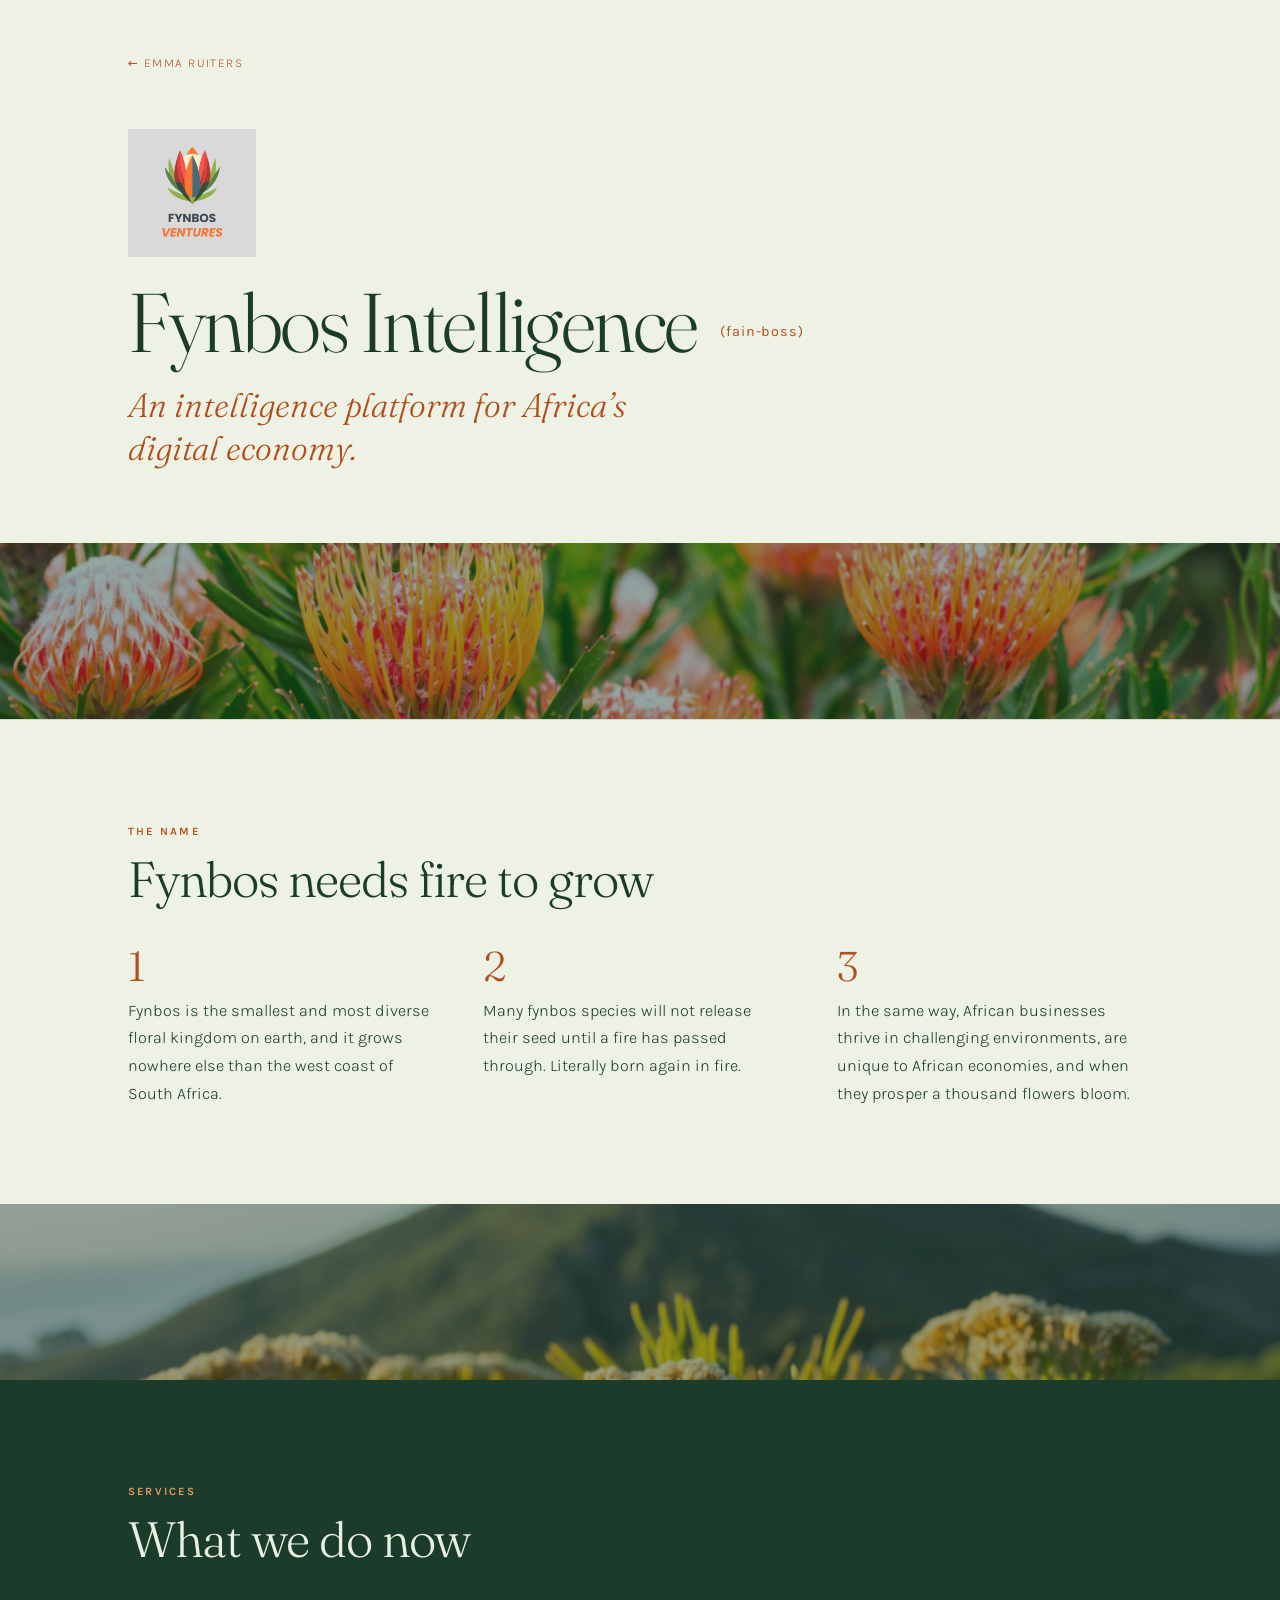
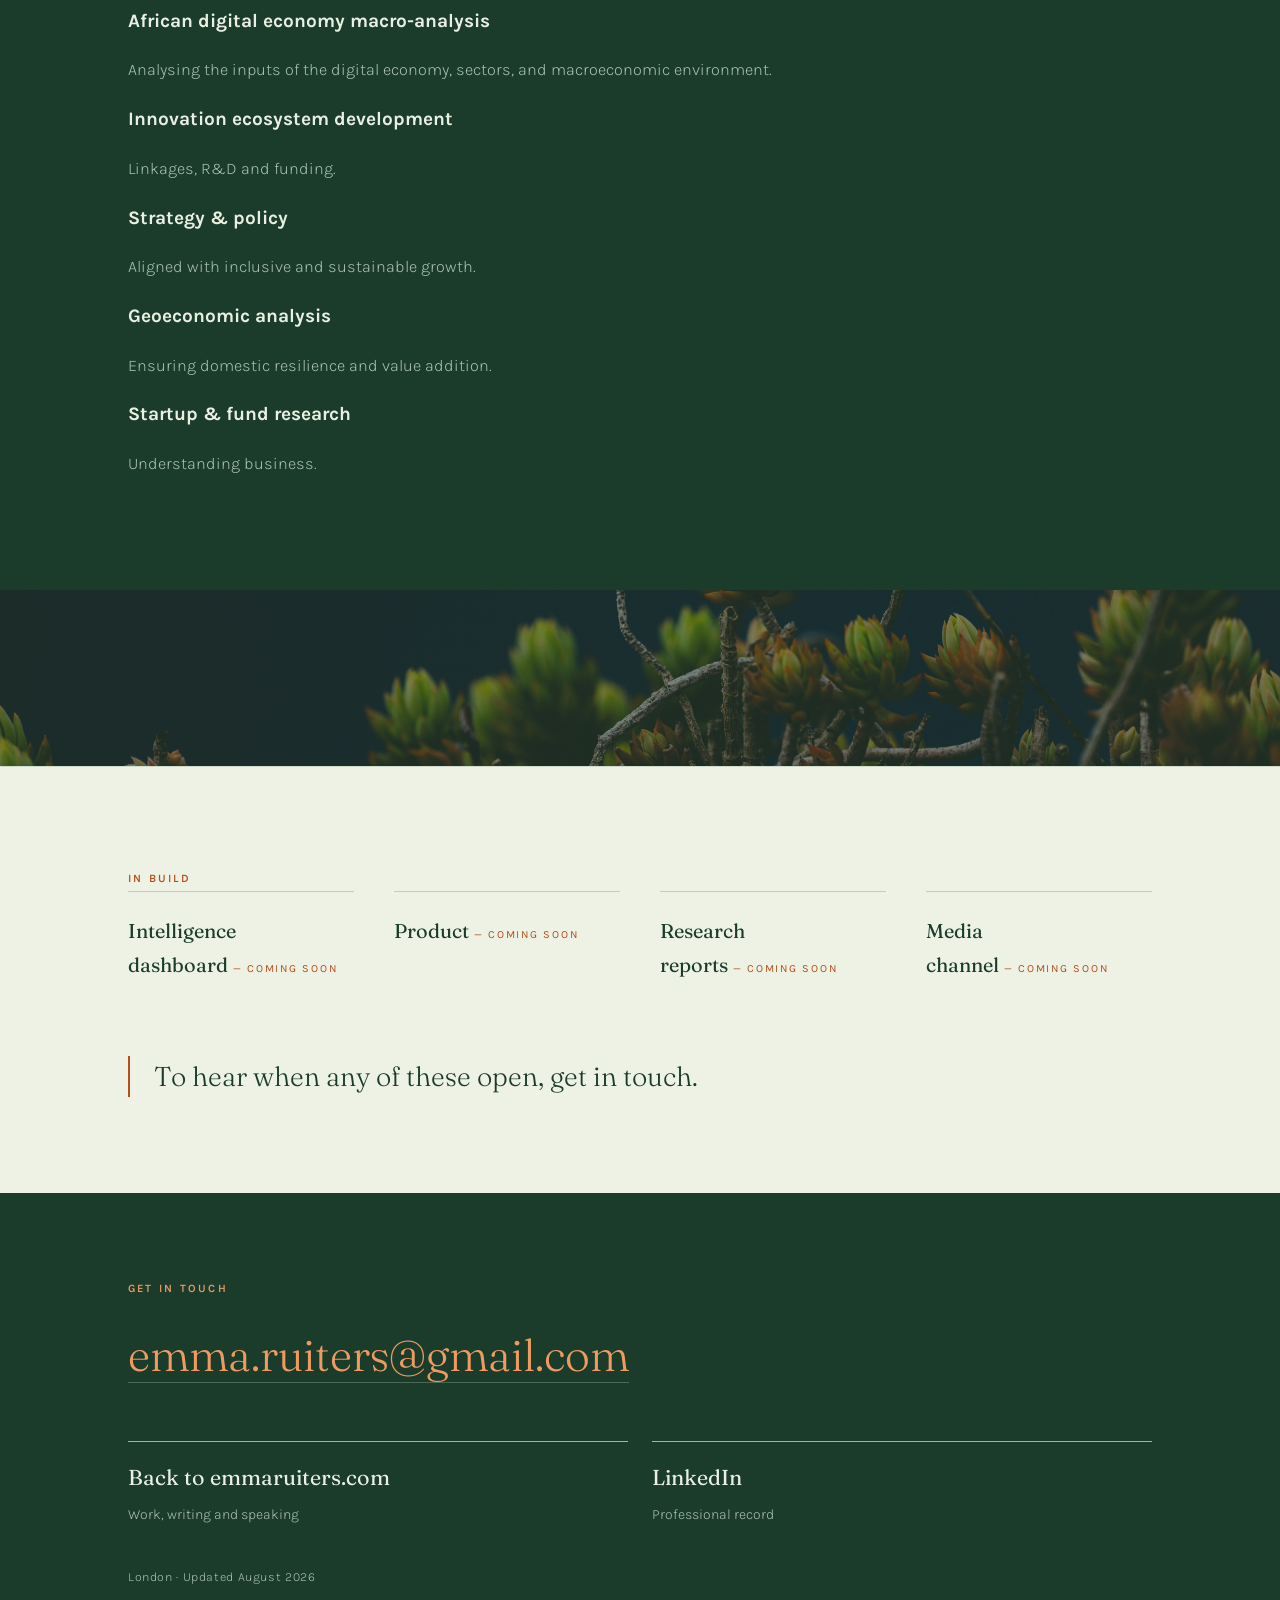
<file: fynbos.html>
<!DOCTYPE html>
<!--
  ================================================================
  fynbos.html
  Styling comes from style.css, shared with every page.
  Search for TODO to find what needs writing.
  Photos go in images/fynbos/ and vanish cleanly if missing.
  ================================================================
-->
<html lang="en-GB">
<head>
<meta charset="utf-8">
<meta name="viewport" content="width=device-width, initial-scale=1">

<title>Fynbos Intelligence — Emma Ruiters</title>
<meta name="description" content="Fynbos Intelligence is an intelligence platform for Africa&rsquo;s digital economy: a data tool, a business pipeline directory and an angel network. Founded by Emma Ruiters.">
<link rel="canonical" href="https://emmaruiters.com/fynbos.html">
<meta name="theme-color" content="#EDF2E4">

<meta property="og:type" content="website">
<meta property="og:title" content="Fynbos Intelligence — Emma Ruiters">
<meta property="og:description" content="Fynbos Intelligence is an intelligence platform for Africa&rsquo;s digital economy: a data tool, a business pipeline directory and an angel network. Founded by Emma Ruiters.">
<meta property="og:url" content="https://emmaruiters.com/fynbos.html">

<link rel="icon" href="data:image/svg+xml,%3Csvg%20xmlns%3D%27http%3A%2F%2Fwww.w3.org%2F2000%2Fsvg%27%20viewBox%3D%270%200%2064%2064%27%3E%3Crect%20width%3D%2764%27%20height%3D%2764%27%20rx%3D%2711%27%20fill%3D%27%231B3B2B%27%2F%3E%3Crect%20y%3D%2752%27%20width%3D%2764%27%20height%3D%2712%27%20fill%3D%27%23B14E1B%27%2F%3E%3Cg%20fill%3D%27%23EDF2E4%27%3E%3Crect%20x%3D%2719%27%20y%3D%2714%27%20width%3D%279%27%20height%3D%2736%27%2F%3E%3Crect%20x%3D%2719%27%20y%3D%2714%27%20width%3D%2727%27%20height%3D%278%27%2F%3E%3Crect%20x%3D%2719%27%20y%3D%2728%27%20width%3D%2721%27%20height%3D%277%27%2F%3E%3Crect%20x%3D%2719%27%20y%3D%2742%27%20width%3D%2727%27%20height%3D%278%27%2F%3E%3C%2Fg%3E%3C%2Fsvg%3E" type="image/svg+xml">
<link rel="icon" href="/favicon.ico" sizes="any">
<link rel="apple-touch-icon" href="/apple-touch-icon.png">

<link rel="preconnect" href="https://fonts.googleapis.com">
<link rel="preconnect" href="https://fonts.gstatic.com" crossorigin>
<link href="https://fonts.googleapis.com/css2?family=Fraunces:opsz,wght@9..144,300;9..144,400;9..144,500;9..144,600&family=Karla:wght@300;400;500;600&display=swap" rel="stylesheet">

<link rel="stylesheet" href="/style.css">

<script>
function quiet(img){ img.onerror = null; var b = img.parentNode; if(b) b.remove(); }
</script>
</head>

<body>

<header class="fhero">
  <div class="wrap">
    <a class="crumb" href="/">&larr; Emma Ruiters</a>
    <div class="fhero-mark">
      <img src="images/fynbos.png" alt="Fynbos Intelligence" style="max-width:8rem;height:auto;display:block" onerror="quiet(this)">
    </div>
    <h1>Fynbos Intelligence <span class="pron">fain-boss</span></h1>
    <p class="fhero-line">An intelligence platform for Africa&rsquo;s digital economy.</p>
  </div>
</header>

<!-- ═══ BANNER 1 ══════════════════════════════════════════════ -->
<section class="banner" style="height:11rem">
  <img src="images/pexels-mimi-3458731-33785819.jpg" alt="" onerror="quiet(this)">
</section>

<!-- ═══ NARRATIVE ═════════════════════════════════════════════ -->
<section class="band" id="narrative">
  <div class="wrap">
    <span class="label">The name</span>
    <h2 class="sec">Fynbos needs fire to grow</h2>

    <ol class="narr">
      <li>
        <p>Fynbos is the smallest and most diverse floral kingdom on earth, and it grows nowhere else than the west coast of South Africa.</p>
      </li>
      <li>
        <p>Many fynbos species will not release their seed until a fire has passed through. Literally born again in fire.</p>
      </li>
      <li>
        <p>In the same way, African businesses thrive in challenging environments, are unique to African economies, and when they prosper a thousand flowers bloom.</p>
      </li>
    </ol>
  </div>
</section>

<!-- ═══ BANNER 2 ══════════════════════════════════════════════ -->
<section class="banner" style="height:11rem">
  <img src="images/pexels-marlinclark-2704426.jpg" alt="" onerror="quiet(this)">
</section>

<!-- ═══ SERVICES ══════════════════════════════════════════════ -->
<section class="band band--alt" id="services">
  <div class="wrap">
    <span class="label">Services</span>
    <h2 class="sec">What we do now</h2>

    <div class="pillars">
      <article>
        <h3>African digital economy macro-analysis</h3>
        <p>Analysing the inputs of the digital economy, sectors, and macroeconomic environment.</p>
      </article>
      <article>
        <h3>Innovation ecosystem development</h3>
        <p>Linkages, R&amp;D and funding.</p>
      </article>
      <article>
        <h3>Strategy &amp; policy</h3>
        <p>Aligned with inclusive and sustainable growth.</p>
      </article>
      <article>
        <h3>Geoeconomic analysis</h3>
        <p>Ensuring domestic resilience and value addition.</p>
      </article>
      <article>
        <h3>Startup &amp; fund research</h3>
        <p>Understanding business.</p>
      </article>
    </div>
  </div>
</section>

<!-- ═══ BANNER 3 ══════════════════════════════════════════════ -->
<section class="banner" style="height:11rem">
  <img src="images/pexels-enginakyurt-31031546.jpg" alt="" onerror="quiet(this)">
</section>

<!-- ═══ IN BUILD ══════════════════════════════════════════════ -->
<section class="band" id="coming">
  <div class="wrap">
    <span class="label">In build</span>
    <ul class="soonlist">
      <li><b>Intelligence dashboard</b><span></span></li>
      <li><b>Product</b><span></span></li>
      <li><b>Research reports</b><span></span></li>
      <li><b>Media channel</b><span></span></li>
    </ul>

    <p class="stance" style="margin:3rem 0 0">To hear when any of these open, <a href="mailto:emma.ruiters@gmail.com?subject=Fynbos%20Intelligence">get in touch</a>.</p>
  </div>
</section>

<footer>
  <div class="wrap">
    <span class="label">Get in touch</span>
    <p style="margin:1rem 0 0"><a class="mail" href="mailto:emma.ruiters@gmail.com?subject=Fynbos%20Intelligence">emma.ruiters@gmail.com</a></p>
    <ul class="links" style="margin-top:3rem">
      <li><a href="/"><strong>Back to emmaruiters.com</strong><span>Work, writing and speaking</span></a></li>
      <li><a href="https://www.linkedin.com/in/emma-ruiters-916a2a141/"><strong>LinkedIn</strong><span>Professional record</span></a></li>
    </ul>
    <p class="fine">London &middot; Updated August 2026</p>
  </div>
</footer>

</body>
</html>
</file>
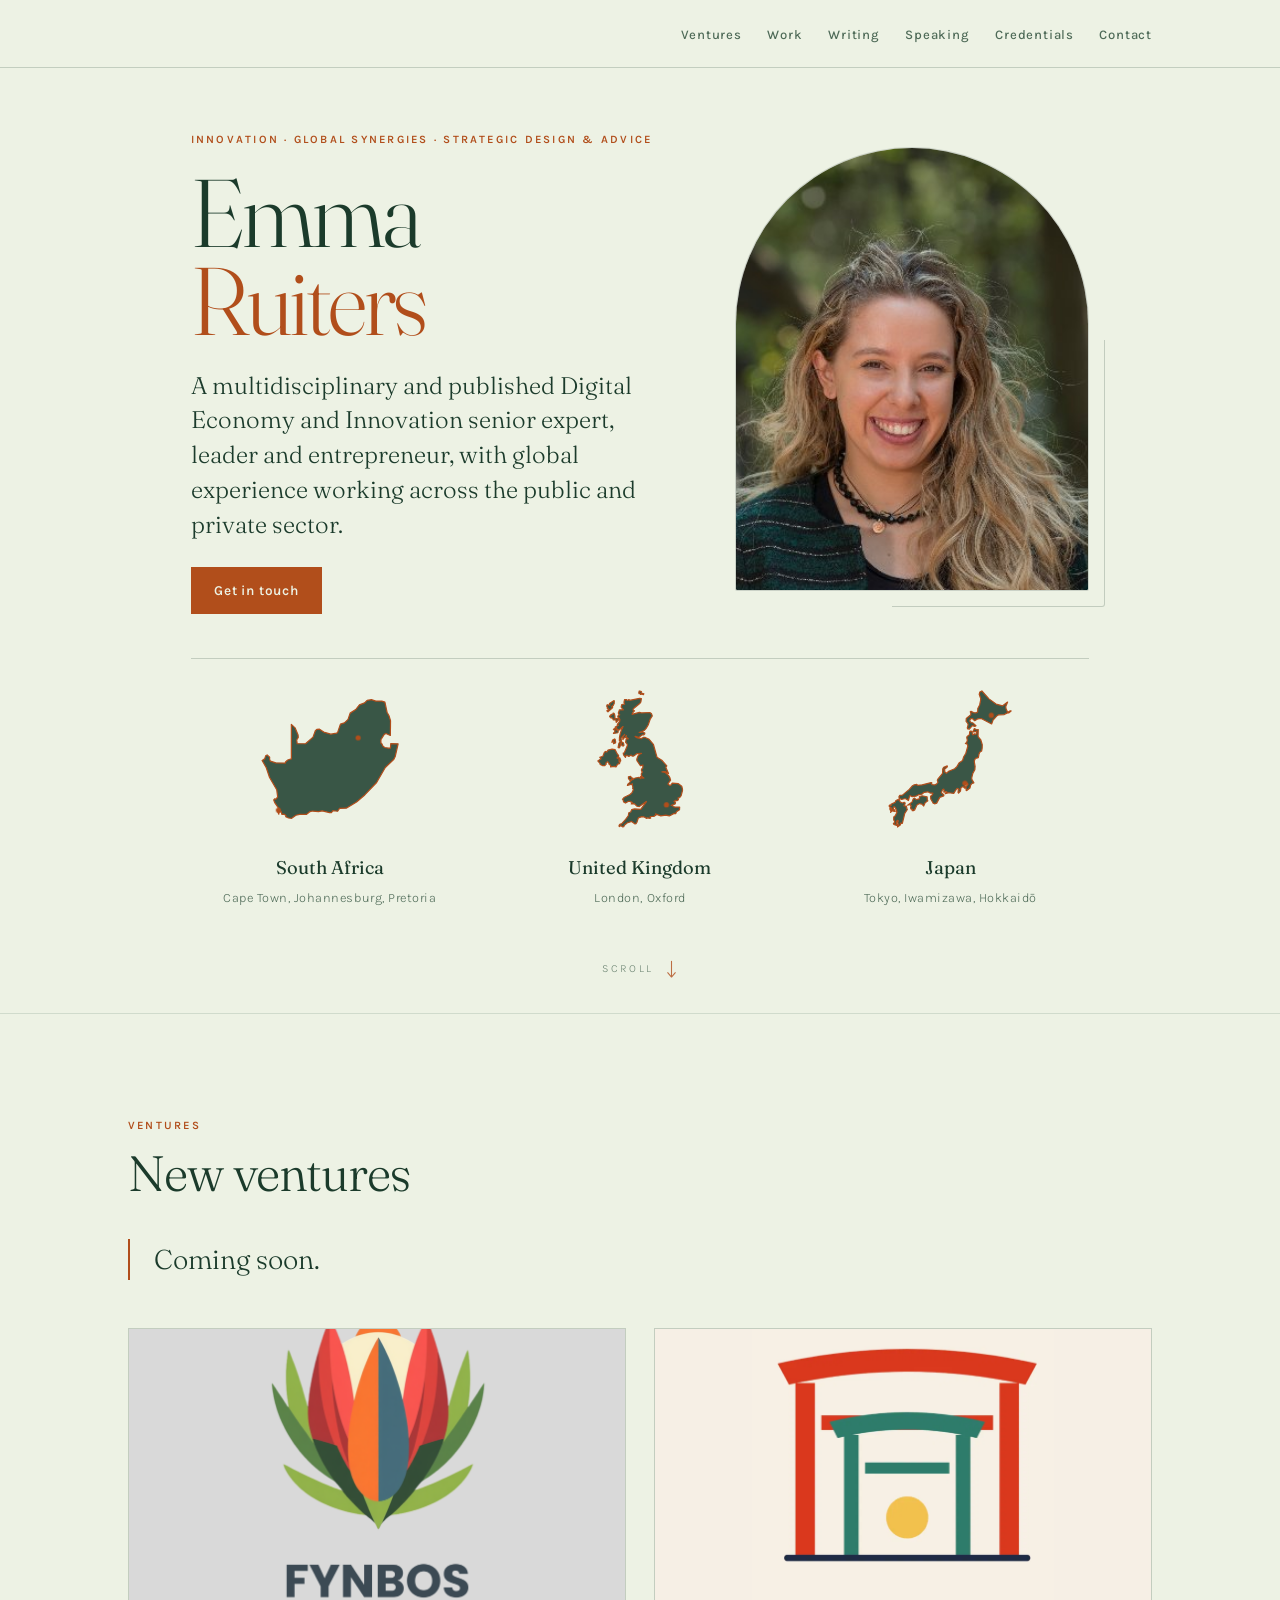
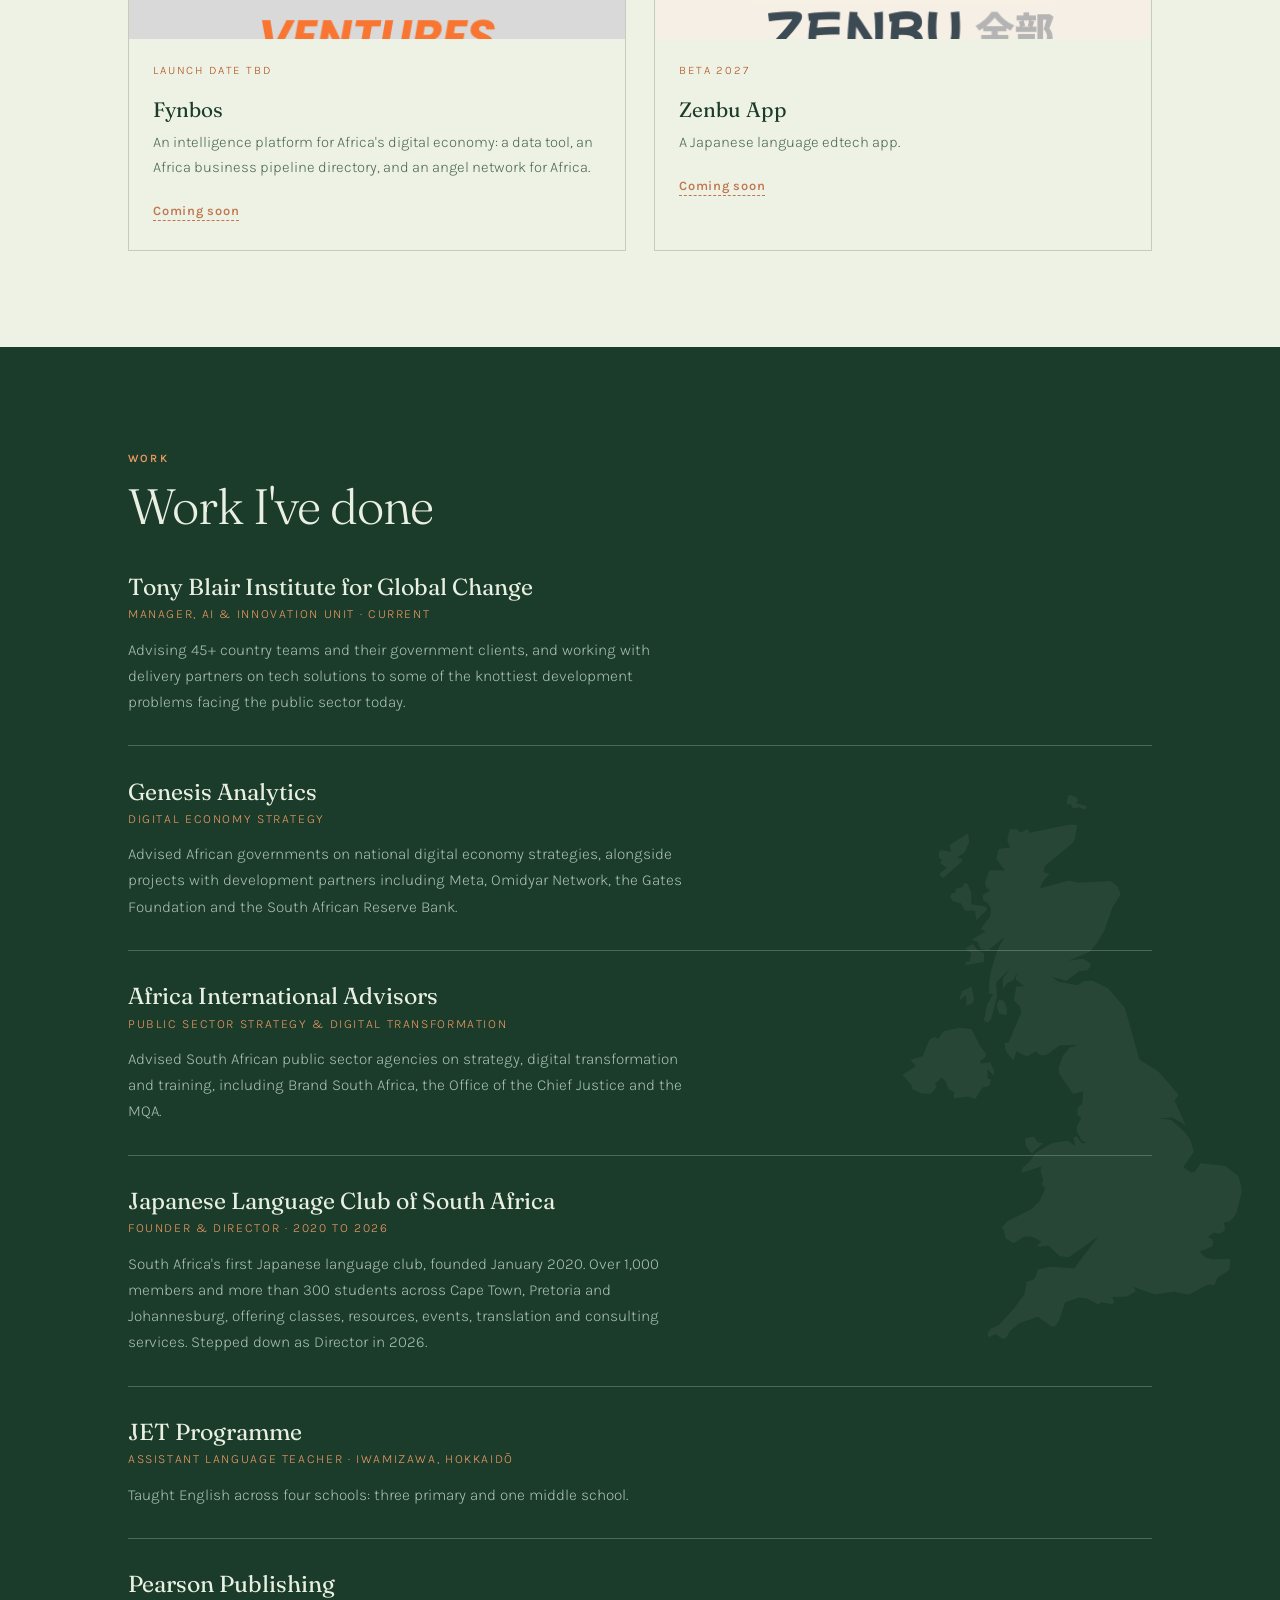
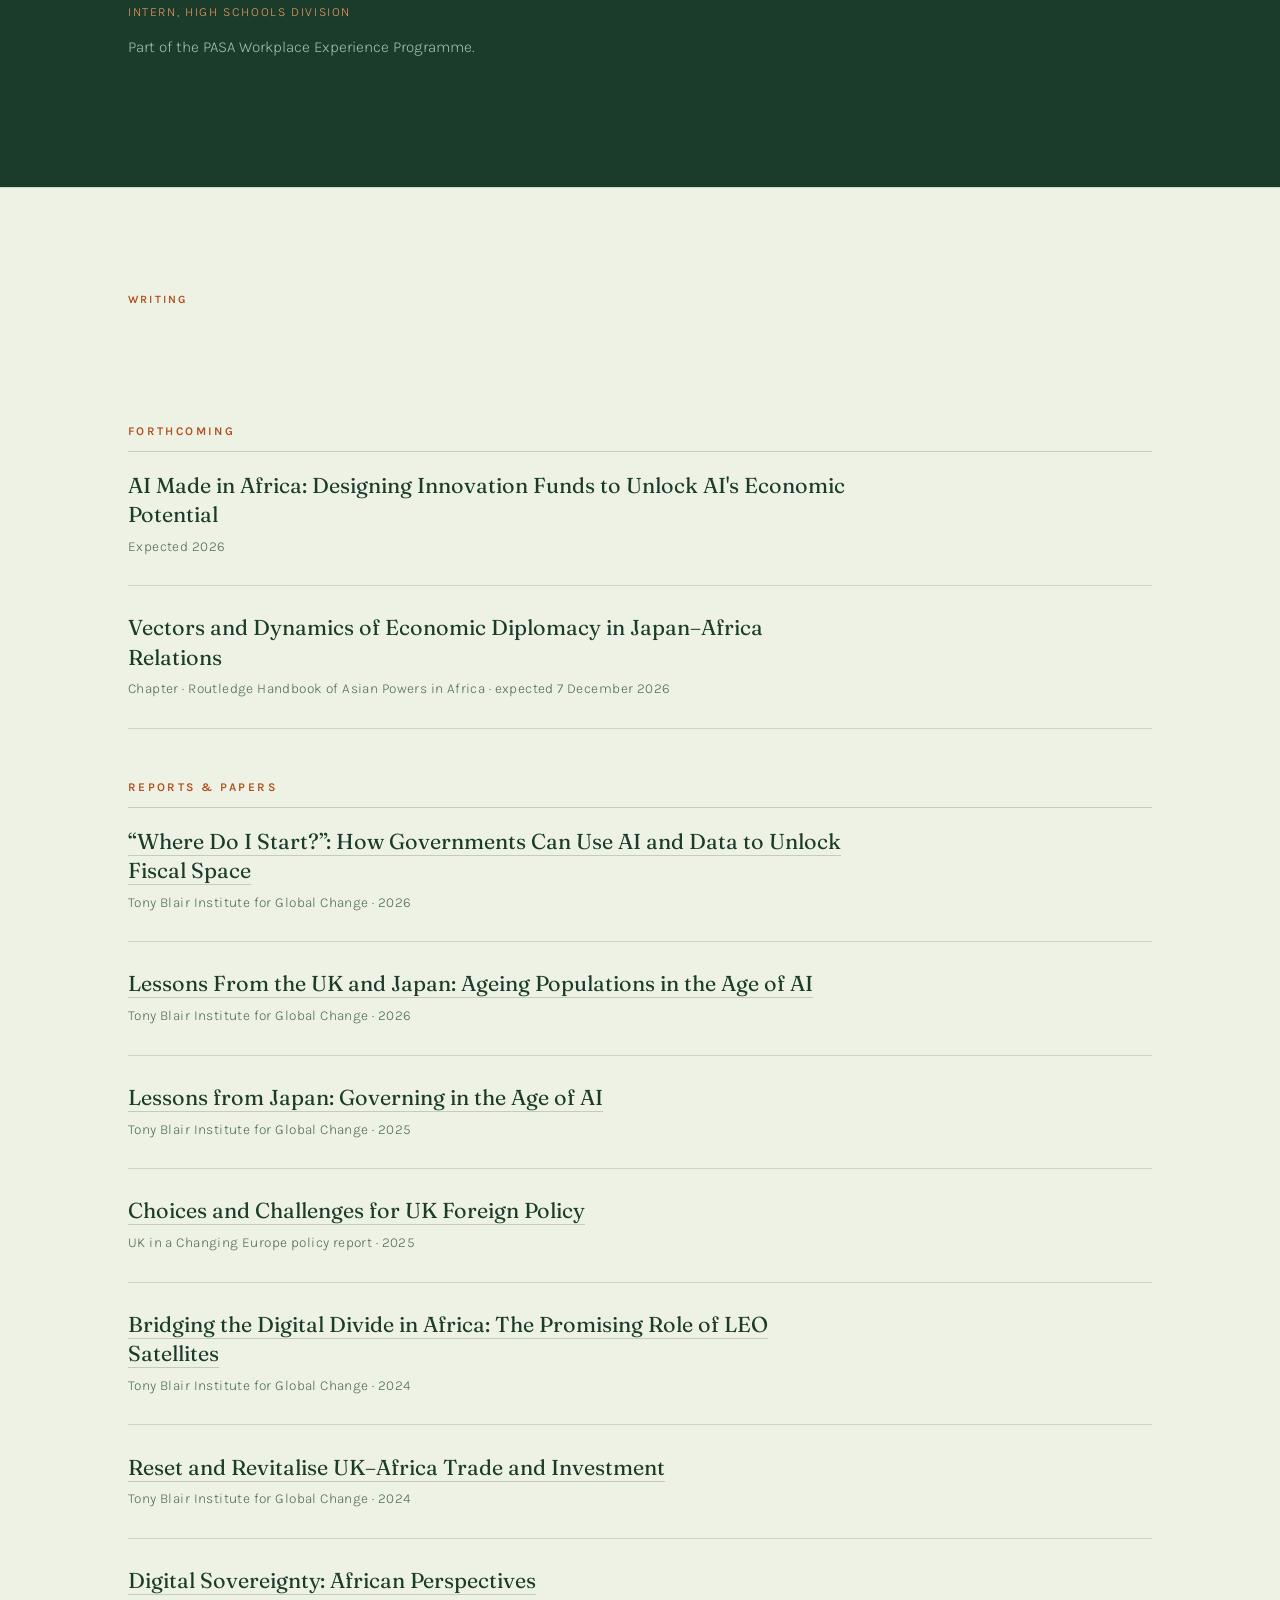
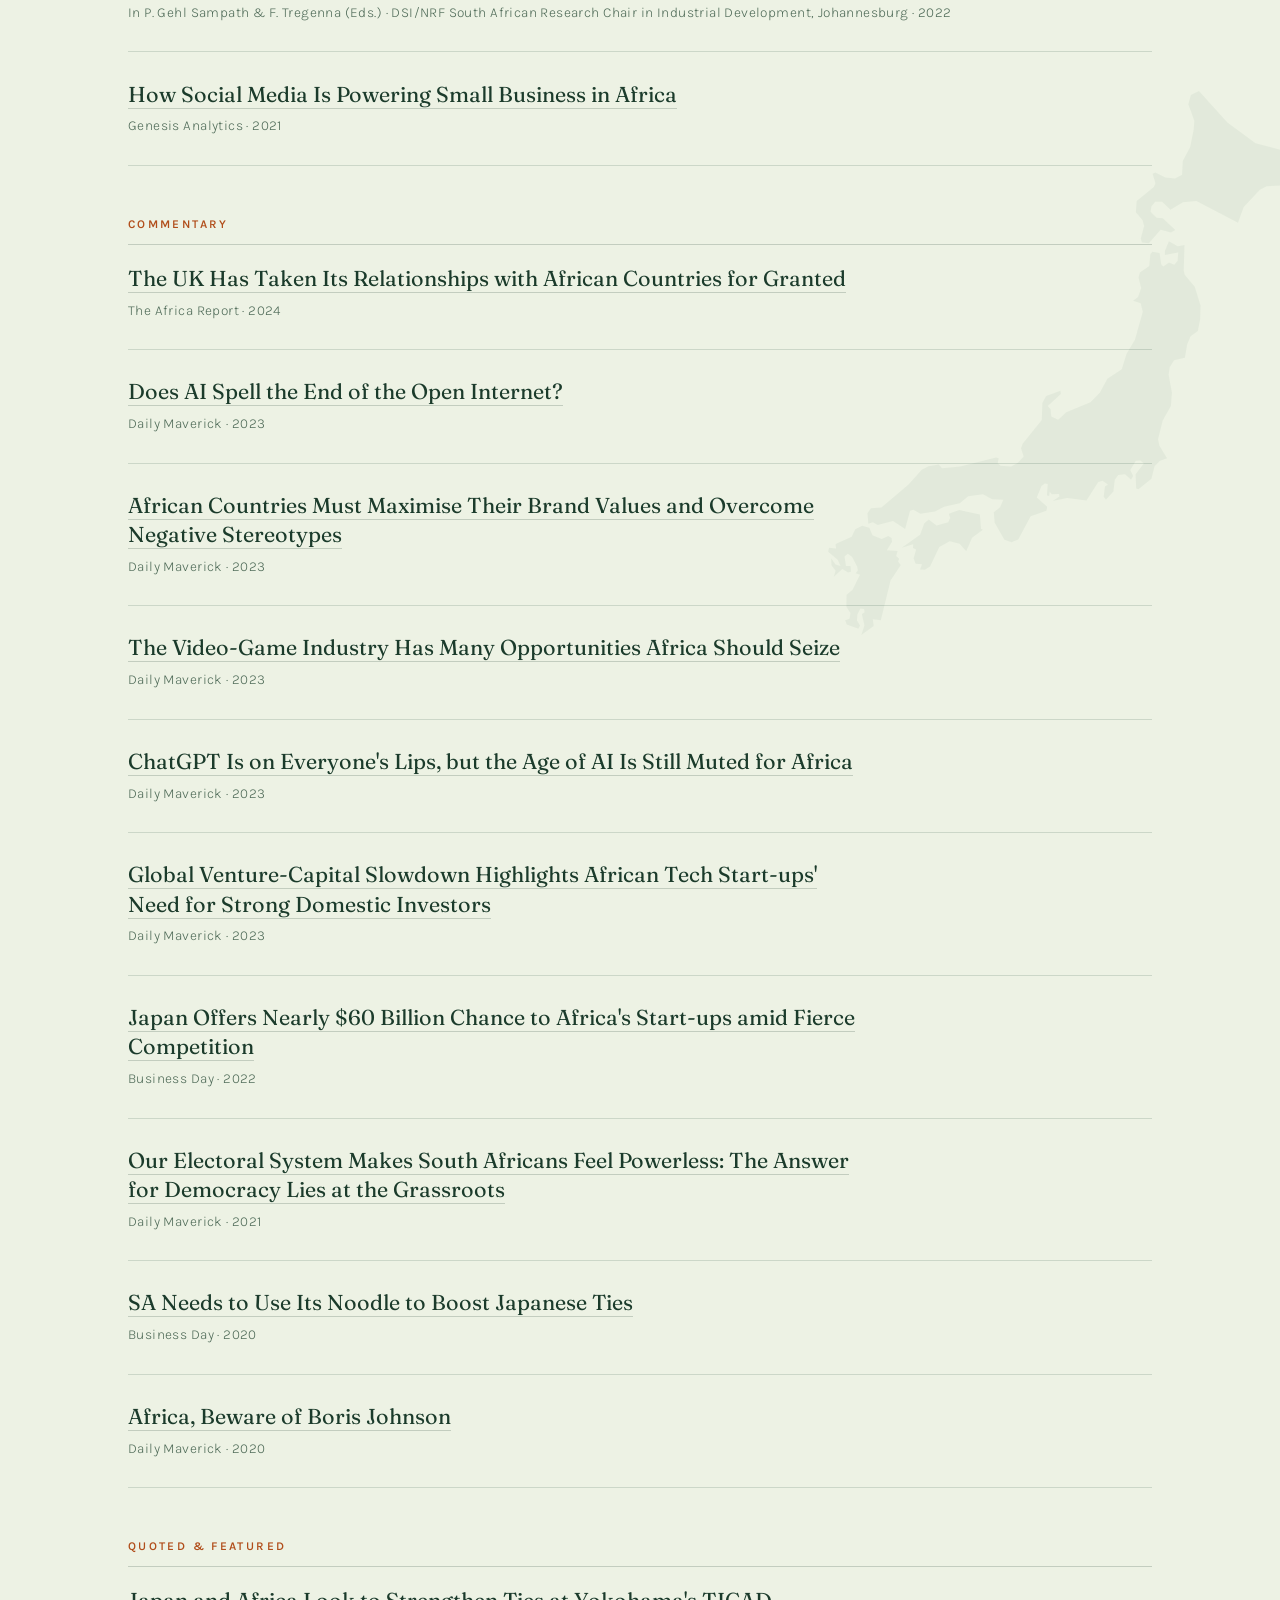
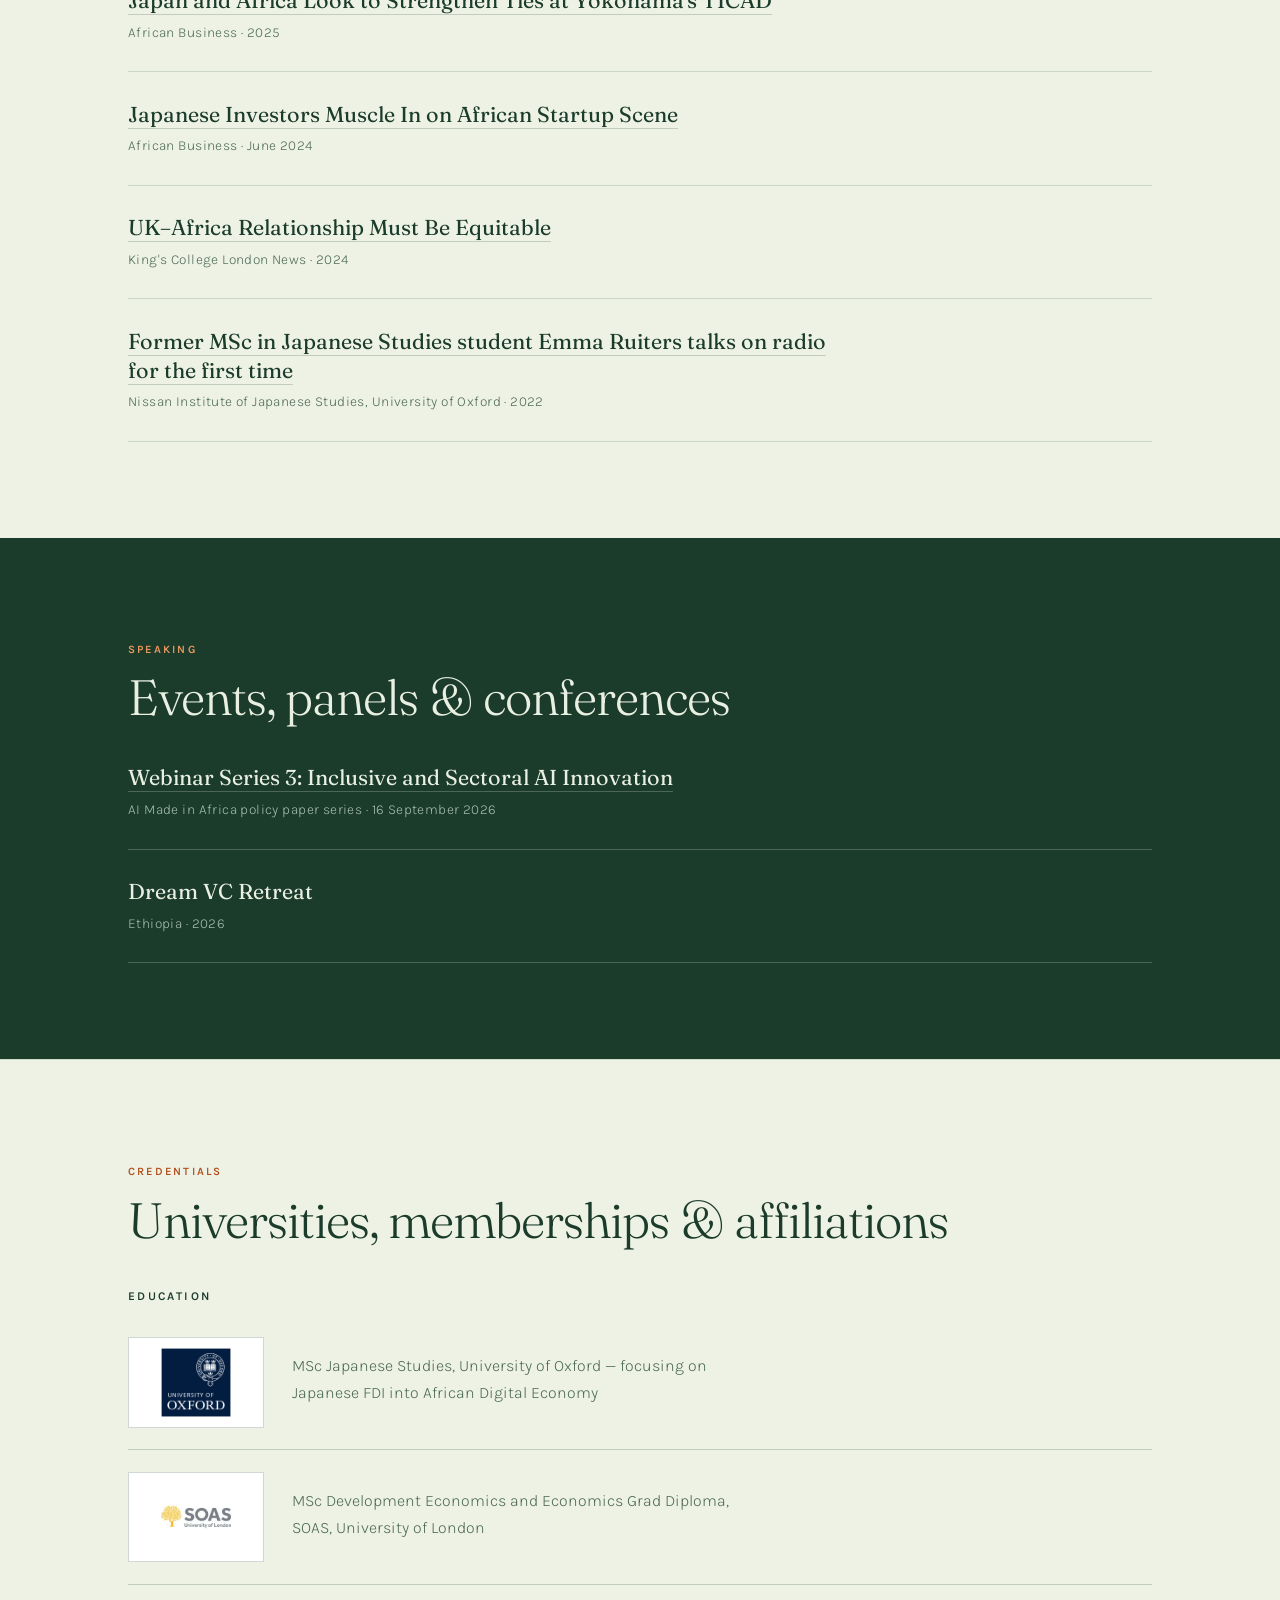
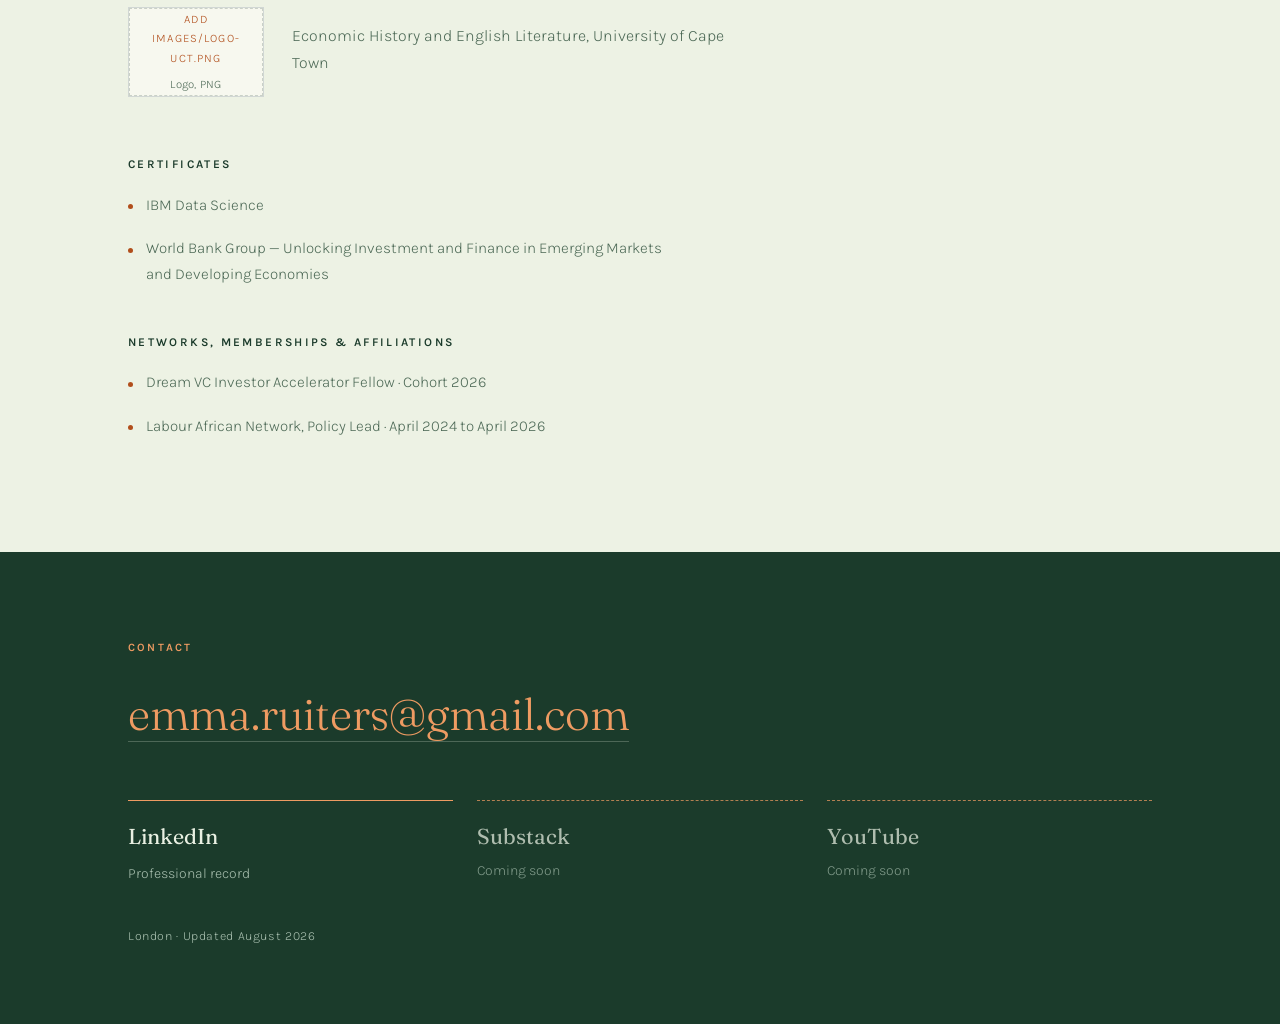
<file: index (3).html>
<!DOCTYPE html>
<!--
  ================================================================
  emmaruiters.com

  This page is live and open to search engines.

  TO FINISH THE CONTENT, search this file for:  TODO

  COLOURS - all in the :root block below. Change one value there
  and it updates everywhere:
       --mint    page background
       --green   dark green, used for shapes and the footer
       --burnt   burnt orange accent
       --ink     body text

  IMAGES - make a folder called  images  and upload:
       images/portrait.jpg   portrait, approx 800x1000
       images/fynbos.png     approx 16:10
       images/logo-oxford.png, logo-soas.png, logo-uct.png
                             university logos, PNG, transparent
       images/zenbu.png      approx 16:10
  ================================================================
-->
<html lang="en-GB">
<head>
<meta charset="utf-8">
<meta name="viewport" content="width=device-width, initial-scale=1">

<title>Emma Ruiters — Digital Economy &amp; Innovation</title>
<meta name="description" content="Emma Ruiters is a Digital Economy and Innovation expert, leader and entrepreneur. Manager in the AI &amp; Innovation Unit at the Tony Blair Institute for Global Change, London.">
<link rel="canonical" href="https://emmaruiters.com/">
<meta name="theme-color" content="#EDF2E4">

<link rel="icon" href="/favicon.ico" sizes="any">
<link rel="icon" href="/favicon.svg" type="image/svg+xml">
<link rel="apple-touch-icon" href="/apple-touch-icon.png">

<meta property="og:type" content="profile">
<meta property="og:title" content="Emma Ruiters — Digital Economy &amp; Innovation">
<meta property="og:description" content="Digital Economy and Innovation expert, leader and entrepreneur.">
<meta property="og:url" content="https://emmaruiters.com/">
<meta property="og:image" content="https://emmaruiters.com/images/portrait.jpg">

<link rel="preconnect" href="https://fonts.googleapis.com">
<link rel="preconnect" href="https://fonts.gstatic.com" crossorigin>
<link href="https://fonts.googleapis.com/css2?family=Fraunces:opsz,wght@9..144,300;9..144,400;9..144,500;9..144,600&family=Karla:wght@300;400;500;600&display=swap" rel="stylesheet">

<script type="application/ld+json">
{
  "@context": "https://schema.org",
  "@type": "Person",
  "name": "Emma Ruiters",
  "url": "https://emmaruiters.com/",
  "image": "https://emmaruiters.com/images/portrait.jpg",
  "jobTitle": "Manager, AI & Innovation Unit",
  "worksFor": { "@type": "Organization", "name": "Tony Blair Institute for Global Change" },
  "homeLocation": { "@type": "Place", "name": "London, United Kingdom" },
  "alumniOf": [
    { "@type": "CollegeOrUniversity", "name": "University of Oxford" },
    { "@type": "CollegeOrUniversity", "name": "SOAS University of London" },
    { "@type": "CollegeOrUniversity", "name": "University of Cape Town" }
  ],
  "knowsAbout": ["Digital economy policy","Innovation policy","AI policy","Japan-Africa relations","Digital sovereignty","African technology ecosystems"],
  "sameAs": ["https://www.linkedin.com/in/emma-ruiters-916a2a141/"]
}
</script>

<style>
/* ═══ tokens ═══════════════════════════════════════════════════ */
:root{
  /* --- light ground ------------------------------------------ */
  --mint:   #edf2e4;   /* page background, warm pale mint        */
  --mint2:  #f7f8ef;   /* card surface on the light bands        */
  --mint3:  #163122;   /* card surface inside the dark bands     */
  --ink:    #1b3b2b;   /* text on mint                           */
  --dim:    #4e6a57;   /* secondary text on mint                 */
  --burnt:  #b14e1b;   /* accent on mint                         */
  --burnt-lt: #c0561f;

  /* --- dark ground ------------------------------------------- */
  --green:    #1b3b2b; /* dark green blocks and footer           */
  --green-lt: #2a5c43;
  --on-dark:     #e9f0e2;
  --on-dark-dim: #a8bfaf;
  --accent-dark: #ee9b62;

  --hair:      rgba(27,59,43,.20);
  --hair-dark: rgba(233,240,226,.24);

  --display:"Fraunces", Georgia, serif;
  --body:"Karla", system-ui, sans-serif;

  --pad: 2rem;
  --max: 68rem;
}

*{box-sizing:border-box}
html{scroll-behavior:smooth; -webkit-text-size-adjust:100%}
body{
  margin:0;
  background:var(--mint);
  color:var(--ink);
  font-family:var(--body);
  font-size:1.02rem;
  line-height:1.7;
  font-weight:300;
  -webkit-font-smoothing:antialiased;
}
.wrap{max-width:var(--max); margin:0 auto; padding:0 var(--pad)}
a{color:inherit; text-decoration:none}
a:focus-visible{outline:2px solid var(--burnt); outline-offset:4px; border-radius:3px}
img{max-width:100%; display:block}

.label{
  font-family:var(--body); font-size:.7rem; font-weight:600;
  letter-spacing:.2em; text-transform:uppercase; color:var(--burnt);
}
footer .label{color:#F0B58C}
.fill{border-bottom:1px dotted var(--burnt); color:var(--burnt-lt)}

h2.sec{
  font-family:var(--display); font-weight:300;
  font-size:clamp(2rem,5vw,3.1rem); line-height:1.05;
  letter-spacing:-.02em; margin:.6rem 0 2.5rem;
}

/* ═══ nav ══════════════════════════════════════════════════════ */
.nav{
  position:sticky; top:0; z-index:50;
  background:rgba(237,242,228,.92);
  backdrop-filter:blur(10px);
  border-bottom:1px solid var(--hair);
}
.nav .wrap{display:flex; align-items:center; justify-content:flex-end; gap:1rem; height:4.2rem}
.nav ul{display:flex; align-items:center; gap:1.6rem; list-style:none; margin:0; padding:0}
.nav ul a{
  font-size:.82rem; font-weight:500; letter-spacing:.06em; color:var(--dim);
  padding-bottom:3px; border-bottom:1px solid transparent; transition:color .2s,border-color .2s;
}
.nav ul a:hover{color:var(--ink); border-color:var(--burnt)}
@media (max-width:820px){
  .nav ul li.hide-sm{display:none}
  .nav .wrap{height:3.6rem}
}

/* ═══ hero ═════════════════════════════════════════════════════ */
.hero{
  position:relative; overflow:hidden;
  min-height:calc(100svh - 4.2rem);
  display:flex; flex-direction:column; justify-content:center;
  padding:3.5rem 0 2rem;
}
.hero .grid{display:grid; grid-template-columns:1.15fr .85fr; gap:4rem; align-items:center}
.hero h1{
  font-family:var(--display); font-weight:300;
  font-size:clamp(3rem, 8.5vw, 6rem);
  line-height:.92; letter-spacing:-.03em;
  margin:1rem 0 1.5rem; color:var(--ink);
}
.hero h1 span{display:block; color:var(--burnt)}
.hero .thesis{
  font-family:var(--display); font-weight:300;
  font-size:clamp(1.15rem, 2.3vw, 1.5rem);
  line-height:1.45; color:var(--ink); max-width:32ch; margin:0 0 2rem;
}

/* scroll cue */
.cue{
  display:flex; align-items:center; gap:.7rem;
  margin:3rem auto 0; width:max-content;
  font-size:.68rem; letter-spacing:.22em; text-transform:uppercase;
  color:var(--dim); opacity:.8; transition:opacity .2s, color .2s;
}
.cue:hover{opacity:1; color:var(--burnt)}
.cue svg{width:13px; height:22px; fill:none; stroke:var(--burnt);
  stroke-width:2; stroke-linecap:round; stroke-linejoin:round;
  animation:nudge 2.2s ease-in-out infinite}
@keyframes nudge{0%,100%{transform:translateY(0)} 50%{transform:translateY(4px)}}
@media (prefers-reduced-motion:reduce){ .cue svg{animation:none} }
.hero .thesis{
  font-family:var(--display); font-weight:300; font-size:clamp(1.15rem,2.3vw,1.5rem);
  line-height:1.45; color:var(--ink); max-width:32ch; margin:0 0 1.5rem;
}
.hero .sub{color:var(--dim); max-width:42ch; margin:0 0 2.2rem; font-size:.98rem}
.hero .cta{display:flex; gap:.8rem; flex-wrap:wrap}
.btn{
  display:inline-block; padding:.7rem 1.4rem; font-size:.85rem; font-weight:600;
  letter-spacing:.06em; border:1px solid var(--burnt); color:var(--burnt);
  transition:background .2s,color .2s;
}
.btn:hover{background:var(--burnt); color:var(--mint)}
.btn.solid{background:var(--burnt); color:var(--mint)}
.btn.solid:hover{background:var(--burnt-lt)}

/* portrait frame — arched top, gold hairline */
.portrait{position:relative}
.portrait .frame{
  position:relative; aspect-ratio:4/5;
  border:1px solid var(--hair);
  border-radius:14rem 14rem 3px 3px;
  overflow:hidden; background:var(--mint2);
}
.portrait .frame img{width:100%; height:100%; object-fit:cover}
.portrait::after{
  content:""; position:absolute; inset:auto -1rem -1rem auto;
  width:60%; height:60%; border-right:1px solid var(--hair); border-bottom:1px solid var(--hair);
  border-radius:0 0 3px 0; pointer-events:none;
}

/* ═══ the three geographies (signature) ════════════════════════ */
.geo{
  display:grid; grid-template-columns:repeat(3,1fr); gap:2rem;
  margin-top:2.75rem; padding-top:2rem; border-top:1px solid var(--hair);
}
.geo figure{margin:0; text-align:center}
.geo svg{width:100%; height:auto; max-height:8.5rem; overflow:visible}
.geo .shape{
  fill:var(--green); fill-opacity:0;
  stroke:var(--burnt); stroke-width:.9; stroke-linejoin:round;
  stroke-dasharray:1400; stroke-dashoffset:1400;
  animation:trace 2.4s cubic-bezier(.6,0,.2,1) forwards, wash 1.2s ease 1.5s forwards;
}
@keyframes trace{to{stroke-dashoffset:0}}
@keyframes wash{to{fill-opacity:.85}}
.geo .pin{fill:var(--burnt); opacity:0; animation:pop .5s ease 2.1s forwards}
@keyframes pop{to{opacity:1}}
.geo figcaption{margin-top:1rem}
.geo .place{
  font-family:var(--display); font-size:1.15rem; font-weight:400; display:block;
}
.geo .role{font-size:.8rem; color:var(--dim); letter-spacing:.04em}
@media (max-width:820px){
  .hero{min-height:auto; padding:2.5rem 0 2.5rem}
  .hero .grid{grid-template-columns:1fr; gap:2.5rem}
  .cue{display:none}
  .portrait{max-width:19rem}
  .geo{gap:1rem; margin-top:3rem}
  .geo svg{max-height:5.5rem}
  .geo .place{font-size:.95rem}
  .geo .role{font-size:.7rem}
}

/* ═══ sections ═════════════════════════════════════════════════ */
.band{position:relative; padding:6rem 0; border-top:1px solid rgba(18,61,44,.13)}
.band--alt{background:var(--mint2)}
/* faint outline watermark behind a section */
.band .mark-bg{
  position:absolute; right:-4rem; top:50%; transform:translateY(-50%);
  width:34rem; max-width:55%; opacity:.05; pointer-events:none; z-index:0;
}
.band .mark-bg path{fill:var(--green-lt)}
.band .wrap{position:relative; z-index:1}

/* ═══ profile ══════════════════════════════════════════════════ */
.profile{display:grid; grid-template-columns:.8fr 1.2fr; gap:3.5rem; align-items:start}
.profile p{margin:0 0 1.15rem; color:var(--ink); font-size:1.02rem}
.profile p.lead{font-family:var(--display); font-size:1.3rem; line-height:1.5; font-weight:300}
.chips{display:flex; flex-wrap:wrap; gap:.5rem; margin-top:1.8rem; padding:0; list-style:none}
.chips li{
  font-size:.75rem; letter-spacing:.08em; text-transform:uppercase; font-weight:500;
  border:1px solid var(--hair); color:var(--dim); padding:.35rem .7rem; border-radius:2px;
}
@media (max-width:820px){ .profile{grid-template-columns:1fr; gap:2rem} }

/* ═══ achievements ═════════════════════════════════════════════ */
.wins{display:grid; grid-template-columns:repeat(auto-fit,minmax(13rem,1fr)); gap:0; margin-top:3rem}
.wins div{padding:1.75rem 1.5rem 1.75rem 0; border-top:1px solid var(--hair)}
.wins b{
  display:block; font-family:var(--display); font-weight:400;
  font-size:2.6rem; line-height:1; color:var(--burnt); margin-bottom:.5rem;
}
.wins span{font-size:.92rem; color:var(--dim); display:block; max-width:22ch}

/* ═══ publications ═════════════════════════════════════════════ */
.pubs{list-style:none; margin:0; padding:0}
.pubs li{padding:1.7rem 0; border-bottom:1px solid rgba(18,61,44,.15)}
.pubs li:first-child{padding-top:0}
.pubs h3{
  font-family:var(--display); font-weight:400; font-size:1.35rem; line-height:1.35;
  margin:0 0 .35rem; max-width:52ch;
}
.pubs h3 a{border-bottom:1px solid var(--hair); transition:border-color .2s,color .2s}
.pubs h3 a:hover{color:var(--burnt); border-color:var(--burnt)}
.pubs .meta{margin:0; font-size:.86rem; color:var(--dim); letter-spacing:.03em}

/* ═══ portfolio ════════════════════════════════════════════════ */
.folio{display:grid; grid-template-columns:repeat(auto-fit,minmax(18rem,1fr)); gap:1.75rem}
.folio article{
  background:var(--mint); border:1px solid var(--hair);
  display:flex; flex-direction:column; transition:border-color .25s, transform .25s;
}
.band--alt .folio article{background:var(--mint3)}
.folio article:hover{border-color:var(--burnt); transform:translateY(-3px)}
.shot{aspect-ratio:16/10; background:var(--mint2); position:relative; overflow:hidden}
.shot img{width:100%; height:100%; object-fit:cover}
.folio .txt{padding:1.4rem 1.5rem 1.6rem}
.folio h3{font-family:var(--display); font-weight:400; font-size:1.3rem; margin:0 0 .15rem}
.folio .kind{font-size:.72rem; letter-spacing:.16em; text-transform:uppercase; color:var(--burnt); display:block; margin-bottom:.7rem}
.folio p{margin:0 0 1rem; font-size:.93rem; color:var(--dim)}
.folio .go{font-size:.8rem; font-weight:600; letter-spacing:.06em; color:var(--burnt)}
.folio .go::after{content:" →"}
.folio .go.soon{
  color:var(--burnt); opacity:.75; cursor:default;
  border-bottom:1px dashed var(--burnt); padding-bottom:2px;
}
.folio .go.soon::after{content:""}
.band--alt .folio .go.soon{color:var(--accent-dark); border-bottom-color:var(--accent-dark)}



/* === pull quote ================================================ */
.stance{font-family:var(--display); font-weight:300;
  font-size:clamp(1.2rem,2.6vw,1.7rem); line-height:1.5; max-width:46ch;
  margin:0 0 3rem; color:var(--ink); padding-left:1.5rem;
  border-left:2px solid var(--burnt)}

/* === roles list ================================================ */
.roles{list-style:none; margin:0; padding:0}
.roles li{padding:1.9rem 0; border-bottom:1px solid var(--hair)}
.roles li:first-child{padding-top:0}
.roles li:last-child{border-bottom:none}
.roles .org{font-family:var(--display); font-weight:400; font-size:1.45rem;
  display:block; line-height:1.25; margin-bottom:.2rem}
.roles .pos{display:block; font-size:.78rem; letter-spacing:.13em;
  text-transform:uppercase; color:var(--burnt); margin-bottom:.7rem}
.roles p{margin:0; font-size:.96rem; color:var(--dim); max-width:62ch}


/* === courses =================================================== */
.unis{list-style:none; margin:0 0 .5rem; padding:0}
.unis li{
  display:grid; grid-template-columns:8.5rem 1fr; gap:0 1.75rem;
  align-items:center; padding:1.35rem 0; border-bottom:1px solid var(--hair);
}
.unis li:last-child{border-bottom:none}
.crest{
  position:relative; aspect-ratio:3/2; background:#fff;
  border:1px solid var(--hair); overflow:hidden;
}
.crest img{width:100%; height:100%; object-fit:contain; padding:.6rem}
.unis p{margin:0; font-size:1rem; color:var(--ink); max-width:52ch}
.band--alt .unis p{color:var(--on-dark)}
.band--alt .unis li{border-color:var(--hair-dark)}
@media (max-width:600px){
  .unis li{grid-template-columns:5.5rem 1fr; gap:0 1.1rem}
  .unis p{font-size:.94rem}
}

/* === plain lists =============================================== */
.plain{list-style:none; margin:0 0 .5rem; padding:0}
.plain li{padding:.55rem 0 .55rem 1.15rem; position:relative;
  color:var(--dim); font-size:.95rem; max-width:60ch}
.plain li::before{content:""; position:absolute; left:0; top:1.35em;
  width:5px; height:5px; background:var(--burnt); border-radius:50%}
.band--alt .plain li{color:var(--on-dark-dim)}
.band--alt .plain li::before{background:var(--accent-dark)}

/* === credentials =============================================== */
.creds{max-width:100%}
.creds .subhead:first-child{margin-top:0}
.creds p{margin:0 0 .4rem; color:var(--dim)}

/* === subheads ================================================== */
.subhead{font-family:var(--body); font-size:.74rem; font-weight:600;
  letter-spacing:.2em; text-transform:uppercase; color:var(--ink);
  margin:2.2rem 0 .6rem}
.subhead.accent{color:var(--burnt); margin:3rem 0 1.2rem; padding-bottom:.6rem;
  border-bottom:1px solid var(--hair)}

/* image placeholder ============================================= */
/* image placeholder shown when a file is missing */
.ph{
  position:absolute; inset:0; display:flex; flex-direction:column;
  align-items:center; justify-content:center; gap:.4rem; text-align:center;
  border:1px dashed var(--hair); color:var(--burnt); background:var(--mint2);
  font-size:.72rem; letter-spacing:.1em; text-transform:uppercase; padding:1rem;
}
.ph small{display:block; text-transform:none; letter-spacing:.02em; color:var(--dim); font-size:.72rem}

/* ═══ elsewhere ════════════════════════════════════════════════ */
.links{display:grid; grid-template-columns:repeat(auto-fit,minmax(14rem,1fr)); gap:1.5rem; list-style:none; margin:0; padding:0}
.links a{display:block; padding-top:1.1rem; border-top:1px solid var(--burnt); transition:opacity .2s}
.links strong{font-family:var(--display); font-weight:400; font-size:1.35rem; display:block; margin-bottom:.2rem}
.links span{font-size:.88rem; color:var(--dim)}
.links a:hover strong{color:var(--burnt)}

/* ═══ footer ═══════════════════════════════════════════════════ */
footer{padding:5rem 0 4rem; background:var(--green); color:#E8F2EB}
footer .fine, footer .links span{color:rgba(232,242,235,.72)}
footer .links a{border-top-color:rgba(232,242,235,.5)}
footer .mail{
  font-family:var(--display); font-weight:300; font-size:clamp(1.6rem,5vw,2.8rem);
  color:#F0B58C; border-bottom:1px solid rgba(232,242,235,.35);
}
footer .mail:hover{border-color:var(--burnt)}
footer .fine{margin-top:2.5rem; font-size:.78rem; color:var(--dim); letter-spacing:.05em}

/* ═══ scroll reveal ════════════════════════════════════════════ */
.rise{opacity:0; transform:translateY(18px); transition:opacity .7s ease, transform .7s ease}
.rise.on{opacity:1; transform:none}

@media (prefers-reduced-motion:reduce){
  html{scroll-behavior:auto}
  .rise{opacity:1; transform:none; transition:none}
  .geo .shape{animation:none; stroke-dashoffset:0; fill-opacity:.85}
  .geo .pin{animation:none; opacity:1}
  .folio article:hover{transform:none}
}

/* ═══ dark blocks ══════════════════════════════════════════════
   Alternate sections become solid dark green with light type.
   Everything below is the inverted colour set for those bands.
   ═══════════════════════════════════════════════════════════ */
.band--alt{background:var(--green); color:var(--on-dark); border-top:none}
.band--alt h2.sec,
.band--alt .roles .org,
.band--alt .pubs h3,
.band--alt .folio h3,
.band--alt .upnext h3,
.band--alt .subhead{color:var(--on-dark)}
.band--alt p,
.band--alt .roles p,
.band--alt .pubs .meta,
.band--alt .folio p{color:var(--on-dark-dim)}
.band--alt .label,
.band--alt .roles .pos,
.band--alt .folio .kind,
.band--alt .folio .go,
.band--alt .subhead.accent,
.band--alt .upnext .when{color:var(--accent-dark)}
.band--alt .stance{color:var(--on-dark); border-left-color:var(--accent-dark)}
.band--alt .roles li,
.band--alt .pubs li,
.band--alt .subhead.accent,
.band--alt .upnext article{border-color:var(--hair-dark)}
.band--alt .pubs h3 a{border-bottom-color:var(--hair-dark)}
.band--alt .pubs h3 a:hover{color:var(--accent-dark); border-color:var(--accent-dark)}
.band--alt .chips li{border-color:var(--hair-dark); color:var(--on-dark-dim)}
.band--alt .folio article{background:var(--mint3); border-color:var(--hair-dark)}
.band--alt .folio article:hover{border-color:var(--accent-dark)}
.band--alt .shot{background:#122a1d}
.band--alt .ph{border-color:var(--hair-dark); color:var(--accent-dark); background:#122a1d}
.band--alt .ph small{color:var(--on-dark-dim)}
.band--alt .mark-bg path{fill:var(--on-dark)}
.band--alt .mark-bg{opacity:.06}

/* "coming soon" states — present, but not yet clickable */
footer .links .soon-link{
  display:block; padding-top:1.1rem;
  border-top:1px dashed var(--accent-dark); opacity:.72;
}
footer .links .soon-link strong{
  font-family:var(--display); font-weight:400; font-size:1.35rem;
  display:block; margin-bottom:.2rem; color:var(--on-dark);
}
footer .links .soon-link span{font-size:.88rem; color:var(--on-dark-dim)}

/* footer sits on the same dark ground */
footer{background:var(--green); color:var(--on-dark); border-top:none}
footer .label{color:var(--accent-dark)}
footer .mail{color:var(--accent-dark); border-bottom-color:var(--hair-dark)}
footer .mail:hover{border-color:var(--accent-dark)}
footer .fine, footer .links span{color:var(--on-dark-dim)}
footer .links a{border-top-color:var(--accent-dark)}
footer .links strong{color:var(--on-dark)}
footer .links a:hover strong{color:var(--accent-dark)}
</style>
</head>

<body>


<nav class="nav">
  <div class="wrap">
    <ul>
      <li class="hide-sm"><a href="#ventures">Ventures</a></li>
      <li class="hide-sm"><a href="#work">Work</a></li>
      <li class="hide-sm"><a href="#writing">Writing</a></li>
      <li class="hide-sm"><a href="#speaking">Speaking</a></li>
      <li class="hide-sm"><a href="#credentials">Credentials</a></li>
      <li class="hide-sm"><a href="#contact">Contact</a></li>
    </ul>
  </div>
</nav>

<!-- ═══ HERO ═══════════════════════════════════════════════════ -->
<header class="hero" id="top">
  <div class="wrap">
    <div class="grid">
      <div>
        <span class="label">Innovation &middot; Global synergies &middot; Strategic design &amp; advice</span>
        <h1>Emma <span>Ruiters</span></h1>
        <p class="thesis">A multidisciplinary and published Digital Economy and Innovation senior expert, leader and entrepreneur, with global experience working across the public and private sector.</p>
        
        <div class="cta">
          <a class="btn solid" href="#contact">Get in touch</a>
        </div>
      </div>

      <div class="portrait">
        <div class="frame">
          <img src="images/portrait.jpg" alt="Emma Ruiters" onerror="ph(this,'images/portrait.jpg','Portrait, roughly 800×1000')">
        </div>
      </div>
    </div>

    <div class="geo">
      <figure>
        <svg viewBox="0 0 100 100" role="img" aria-label="Outline of South Africa">
          <path class="shape" d="M77.15 6.86L80.39 6.40L83.60 7.39L88.02 7.39L90.28 8.16L91.85 15.61L93.39 18.44L94.41 21.78L94.29 32.69L91.05 31.24L89.79 31.90L87.33 35.84L87.35 38.40L87.82 38.45L88.91 40.66L90.19 41.53L93.04 42.02L94.36 42.00L94.58 38.63L100.00 38.85L97.86 48.16L96.89 50.22L90.57 56.29L84.20 67.28L75.48 76.41L69.43 81.66L61.84 86.16L56.93 86.37L55.52 88.43L52.04 88.00L50.98 89.35L49.57 89.39L44.11 88.13L41.49 88.74L37.15 88.25L35.27 88.66L32.49 90.75L27.63 90.72L24.83 91.38L21.74 93.60L19.39 93.38L17.34 92.43L17.54 91.58L16.13 90.60L14.50 90.70L14.02 88.75L12.49 88.94L12.25 90.58L11.47 88.70L11.60 87.76L12.27 87.41L12.08 86.23L9.40 82.33L8.54 80.09L9.23 79.27L10.20 79.55L11.42 77.87L10.73 72.61L5.47 63.65L3.06 56.47L0.00 51.05L1.87 49.90L2.60 47.67L3.70 47.00L5.54 48.64L5.48 50.24L6.09 51.60L10.07 52.80L17.02 53.01L17.18 52.15L18.81 50.75L21.49 49.90L21.49 24.54L24.23 27.10L26.44 32.40L26.57 34.12L25.42 36.05L25.78 38.66L31.92 38.79L37.41 33.90L39.12 29.24L40.21 28.24L42.23 28.10L45.30 30.23L50.49 31.72L54.73 31.01L55.58 30.27L57.58 24.34L60.53 23.42L63.19 20.85L64.71 16.27L68.81 13.64L71.55 10.17L75.39 8.70L77.15 6.86Z"/>
          <circle class="pin" cx="12.0" cy="87.63" r="1.9"/><circle class="pin" cx="70.58" cy="34.36" r="1.9"/>
        </svg>
        <figcaption>
          <span class="place">South Africa</span>
          <span class="role">Cape Town, Johannesburg, Pretoria</span>
        </figcaption>
      </figure>
      <figure>
        <svg viewBox="0 0 100 100" role="img" aria-label="Outline of the United Kingdom">
          <path class="shape" d="M54.82 81.15L49.41 84.99L47.71 84.74L45.64 82.79L43.48 83.03L44.38 82.04L42.52 81.15L41.17 81.19L39.27 82.41L37.87 81.54L37.40 79.83L37.01 79.62L38.10 78.36L42.54 76.15L44.02 74.73L45.08 72.37L44.46 71.65L44.71 70.59L44.22 69.32L44.32 68.28L40.66 69.47L40.94 68.54L42.41 67.20L43.27 65.76L46.44 63.98L49.20 63.54L50.64 64.50L50.21 63.02L50.85 62.67L51.77 64.00L52.83 63.95L51.80 63.51L50.85 61.73L50.88 60.92L51.73 59.32L51.05 58.87L50.97 58.10L51.09 57.42L51.88 56.82L52.09 54.44L50.21 54.98L47.67 51.26L47.53 50.20L48.33 47.91L49.57 46.45L51.03 45.94L47.79 46.00L45.22 47.83L44.12 47.85L43.36 47.10L41.70 48.07L39.80 47.11L39.22 48.83L37.81 46.99L37.57 45.58L38.31 45.56L40.69 39.93L40.40 38.87L39.34 37.76L39.75 35.24L41.28 35.14L39.64 33.90L39.92 32.73L39.12 34.16L38.07 34.60L37.31 35.68L37.26 33.74L38.68 31.91L36.24 34.25L36.02 34.73L36.23 36.98L35.15 41.15L34.59 41.84L33.82 41.45L34.37 38.59L35.48 36.63L34.74 36.51L34.82 33.86L35.29 31.71L36.19 28.82L37.47 26.15L34.55 28.63L33.21 28.30L32.56 26.90L31.53 26.59L34.06 25.11L33.23 24.57L34.94 22.38L35.12 20.95L34.53 19.84L33.65 19.35L33.61 18.37L35.00 17.51L34.38 17.23L33.97 16.18L34.83 13.84L37.67 13.84L36.06 11.78L36.53 9.92L38.61 9.66L38.09 8.32L38.55 6.33L39.86 6.26L40.45 6.95L41.86 6.31L42.23 6.92L49.62 5.41L50.92 5.58L50.54 8.06L49.92 9.02L45.02 12.99L44.73 14.16L45.86 14.53L44.46 16.08L44.11 17.17L49.40 15.72L51.03 16.13L57.08 15.80L58.39 16.79L58.93 18.31L57.42 20.66L55.91 25.00L54.40 27.49L53.26 28.82L49.30 30.48L51.98 30.11L53.44 30.97L53.31 31.69L52.72 32.25L51.38 32.34L48.97 34.16L46.28 33.42L47.43 34.29L50.95 34.99L52.28 34.18L53.78 34.16L56.63 35.53L59.72 39.17L62.39 48.67L65.92 50.86L69.61 55.09L68.85 56.15L70.87 60.67L68.45 59.27L65.99 59.41L68.30 59.76L70.95 62.22L71.85 63.67L72.39 65.60L70.44 68.38L71.91 69.45L72.55 69.27L73.67 67.71L78.15 68.18L80.58 70.05L81.12 71.97L81.15 73.17L80.17 77.00L79.05 78.37L77.91 78.63L78.17 80.01L77.08 80.66L76.16 80.42L74.88 81.27L75.80 81.72L75.99 82.18L75.76 83.01L72.82 84.17L73.47 83.96L74.47 85.04L75.75 85.33L79.06 85.29L78.95 87.28L76.72 88.75L76.19 90.09L75.01 90.00L71.44 91.87L68.86 91.31L65.20 91.84L61.23 90.40L61.74 91.24L60.07 92.20L57.36 92.28L57.79 93.35L57.33 93.62L55.35 93.25L54.82 93.67L52.66 92.50L51.26 92.38L48.71 93.30L47.57 96.71L46.97 97.60L46.26 97.72L43.73 95.92L40.37 97.05L38.60 98.47L37.91 99.81L37.24 100.00L35.93 99.09L34.74 99.68L34.53 99.39L34.53 98.79L35.07 98.08L36.50 97.54L39.33 94.38L41.29 91.72L41.66 89.52L43.09 88.98L43.77 87.21L45.95 86.74L50.40 87.03L54.82 81.15ZM30.99 55.41L28.27 55.74L28.29 54.60L27.31 54.04L26.84 52.78L26.02 51.93L24.79 53.08L25.09 53.76L24.02 54.92L22.24 54.81L20.68 54.03L20.49 53.28L18.85 51.42L21.31 49.87L20.33 48.73L22.60 47.97L23.69 45.12L24.69 44.42L25.43 44.90L26.40 43.42L29.37 42.78L31.55 43.04L33.19 46.34L34.14 47.43L34.18 48.09L33.12 48.89L33.13 49.36L34.99 49.11L35.70 50.90L35.61 51.55L34.43 50.36L34.53 52.20L35.15 52.32L34.84 53.40L33.46 53.80L32.24 55.83L30.99 55.41ZM31.11 8.56L30.31 10.47L28.87 11.52L29.82 11.71L29.68 12.31L26.34 15.28L25.54 14.58L26.97 13.38L25.70 12.50L26.16 11.99L25.51 11.49L25.53 10.54L25.89 10.10L27.79 10.46L27.47 9.23L30.87 7.03L31.11 8.56ZM31.45 17.97L31.51 20.06L34.21 20.55L34.45 21.01L32.44 23.01L32.15 21.30L30.33 21.28L29.58 19.91L28.11 19.52L27.57 18.65L27.93 18.07L28.69 17.94L28.48 17.33L29.98 16.89L30.11 16.19L30.81 16.36L31.45 17.97ZM33.76 30.69L30.39 31.24L30.48 30.75L31.20 30.55L31.49 29.09L30.35 28.22L31.71 27.39L32.70 28.60L33.87 29.08L33.76 30.69ZM43.72 63.83L44.65 64.00L42.61 65.88L41.47 64.49L41.38 63.11L42.97 62.78L43.72 63.83ZM31.55 35.22L32.00 37.51L31.81 38.22L30.44 38.77L30.66 38.08L30.46 36.87L29.27 37.78L29.76 36.06L31.55 35.22ZM51.13 0.95L50.81 1.52L52.75 2.06L52.35 2.75L51.29 2.24L50.20 2.46L49.73 1.58L49.17 1.89L49.03 1.37L49.30 0.14L49.69 0.00L50.93 0.49L51.13 0.95ZM38.00 40.51L36.57 40.15L36.19 38.65L36.32 38.11L36.66 37.65L37.49 37.85L38.00 39.13L38.00 40.51Z"/>
          <circle class="pin" cx="69.34" cy="83.71" r="1.9"/>
        </svg>
        <figcaption>
          <span class="place">United Kingdom</span>
          <span class="role">London, Oxford</span>
        </figcaption>
      </figure>
      <figure>
        <svg viewBox="0 0 100 100" role="img" aria-label="Outline of Japan">
          <path class="shape" d="M69.43 28.54L70.68 28.32L70.54 33.02L70.72 33.80L72.57 36.00L73.63 39.44L73.56 41.95L73.14 44.14L71.80 45.08L71.18 46.55L70.75 49.02L68.77 49.48L67.96 50.78L67.77 52.16L68.37 55.49L68.18 57.92L66.68 60.56L65.82 64.01L66.08 65.20L67.47 67.51L66.18 67.95L65.18 68.99L64.61 71.26L62.21 73.20L61.79 73.09L61.69 70.46L63.19 68.47L62.58 67.90L61.74 67.97L60.72 69.68L61.24 70.77L60.86 71.48L59.75 70.45L58.51 70.59L57.87 71.44L57.61 73.62L56.24 75.13L55.82 74.58L56.05 72.68L56.60 72.33L55.59 71.65L54.80 71.91L52.66 75.29L49.10 74.82L46.44 75.39L47.69 74.55L47.62 74.08L46.28 74.12L45.90 73.65L45.79 74.43L45.39 74.35L45.53 72.26L45.02 72.16L44.39 72.62L43.53 74.73L45.44 76.42L45.30 77.17L42.41 78.19L40.12 82.43L38.91 82.95L37.57 82.49L35.78 79.36L35.62 77.42L36.78 76.53L37.36 75.15L35.30 75.05L33.64 74.13L30.92 74.48L29.38 75.77L26.49 76.42L24.82 77.32L22.14 77.71L20.84 76.97L20.24 77.16L19.33 80.52L17.09 79.05L14.29 79.77L13.40 79.26L12.56 79.57L12.39 77.60L13.03 76.70L14.96 76.56L19.95 72.35L22.37 69.62L23.61 68.98L25.51 68.67L26.11 69.34L29.45 69.01L36.03 67.35L36.53 67.53L36.35 68.42L36.87 68.88L38.82 69.04L40.05 68.32L41.11 67.21L40.62 65.67L40.96 64.80L44.44 60.49L44.55 57.34L45.24 56.07L47.88 55.11L47.96 55.69L45.55 57.90L46.07 58.52L46.19 59.83L47.46 60.41L48.94 59.04L53.38 57.20L55.11 55.45L56.50 52.89L59.14 51.13L60.01 48.34L61.56 45.73L63.01 40.60L62.62 39.01L61.23 38.56L62.14 37.86L62.71 36.22L62.23 34.33L62.47 33.37L64.20 32.17L64.39 30.00L64.78 29.53L66.11 29.76L66.40 31.85L66.78 32.28L67.82 31.52L68.82 31.92L69.41 31.19L69.52 29.69L67.07 30.15L67.08 29.36L67.82 27.62L69.43 28.54ZM83.75 9.61L88.66 10.91L92.27 8.16L90.93 11.32L91.00 12.74L92.11 15.23L92.93 15.38L93.95 14.63L94.83 14.65L93.02 16.11L92.15 16.09L89.80 17.31L85.81 17.50L84.55 18.13L81.57 21.32L80.51 24.21L72.86 20.22L70.41 20.44L68.09 21.85L66.57 20.38L65.30 20.35L64.59 21.21L64.45 22.19L65.56 23.30L66.70 23.41L69.00 25.56L68.17 26.02L66.29 25.49L64.14 27.97L62.85 27.84L62.63 27.14L63.25 24.81L62.97 23.75L61.74 22.29L61.88 20.20L65.04 17.63L65.33 16.97L64.82 15.22L65.34 14.98L67.17 15.90L68.93 16.07L70.23 15.38L70.36 12.88L71.72 10.28L72.37 7.09L72.48 5.47L71.38 2.44L71.85 0.75L73.34 0.00L78.57 5.79L83.75 9.61ZM13.32 81.66L15.02 82.37L16.22 81.80L16.84 82.15L16.92 82.84L15.97 84.42L17.95 84.55L17.68 85.49L18.24 85.98L18.03 86.49L18.53 87.12L16.65 89.99L14.86 97.31L13.39 97.09L13.55 98.34L11.27 100.00L11.84 98.25L11.37 96.12L11.88 95.80L11.77 95.23L11.10 95.15L10.55 96.22L10.47 97.32L11.04 98.26L10.74 98.87L8.59 98.09L8.30 97.29L9.11 97.00L9.26 95.95L8.52 94.80L8.56 92.58L9.67 91.69L11.02 88.93L10.23 88.67L10.63 88.14L10.51 87.47L9.59 85.67L8.80 85.08L8.19 85.58L8.45 87.33L9.29 87.32L9.37 88.36L8.84 88.53L7.79 87.89L6.21 89.27L6.53 88.20L5.78 87.17L5.72 85.89L6.54 87.05L7.44 87.33L6.92 86.15L5.17 84.68L5.34 83.94L6.63 84.09L6.53 83.29L9.50 81.93L10.16 80.55L11.44 79.91L12.75 80.29L13.32 81.66ZM29.27 77.01L33.07 77.84L33.28 80.46L33.63 80.65L31.63 82.11L30.56 84.60L29.33 83.21L27.52 82.78L25.61 83.82L23.91 87.40L22.96 88.02L22.06 87.94L22.43 86.98L21.25 86.88L20.88 85.90L21.34 84.28L20.76 84.02L20.80 83.34L18.70 83.96L22.07 81.55L22.85 79.46L23.68 78.75L25.10 79.87L27.25 79.29L27.59 78.48L27.36 77.72L29.27 77.01Z"/>
          <circle class="pin" cx="60.94" cy="67.75" r="1.9"/><circle class="pin" cx="80.3" cy="17.87" r="1.9"/>
        </svg>
        <figcaption>
          <span class="place">Japan</span>
          <span class="role">Tokyo, Iwamizawa, Hokkaidō</span>
        </figcaption>
      </figure>
    </div>

    <a class="cue" href="#ventures" aria-label="Scroll to Ventures">
      <span>Scroll</span>
      <svg viewBox="0 0 24 40" aria-hidden="true"><path d="M12 4 V32 M5 25 L12 33 L19 25"/></svg>
    </a>
  </div>
</header>


<!-- ═══ VENTURES ═══════════════════════════════════════════════ -->
<section class="band" id="ventures">
  <div class="wrap">
    <span class="label">Ventures</span>
    <h2 class="sec">New ventures</h2>
    <p class="stance">Coming soon.</p>

    <div class="folio">
      <article>
        <div class="shot"><img src="images/fynbos.png" alt="Fynbos" onerror="ph(this,'images/fynbos.png','Fynbos logo, 16:10')"></div>
        <div class="txt">
          <span class="kind">Launch date TBD</span>
          <h3>Fynbos</h3>
          <p>An intelligence platform for Africa's digital economy: a data tool, an Africa business pipeline directory, and an angel network for Africa.</p>
          <span class="go soon">Coming soon</span>
        </div>
      </article>

      <article>
        <div class="shot"><img src="images/zenbu.png" alt="Zenbu" onerror="ph(this,'images/zenbu.png','Zenbu logo, 16:10')"></div>
        <div class="txt">
          <span class="kind">Beta 2027</span>
          <h3>Zenbu App</h3>
          <p>A Japanese language edtech app.</p>
          <span class="go soon">Coming soon</span>
        </div>
      </article>

      <!-- HIDDEN FOR NOW — delete these comment markers to show this card.
      <article>
        <div class="shot"><img src="images/microfund.jpg" alt="" onerror="ph(this,'images/microfund.jpg','Image, 16:10')"></div>
        <div class="txt">
          <span class="kind">Launch date TBD</span>
          <h3>Microfund</h3>
          <p>For the African creative economy and gaming.</p>
          <a class="go" href="#">More soon</a>
        </div>
      </article>
      -->
    </div>
  </div>
</section>

<!-- ═══ WORK ═══════════════════════════════════════════════════ -->
<section class="band band--alt" id="work">
  <svg class="mark-bg" viewBox="0 0 100 100" aria-hidden="true"><path d="M54.82 81.15L49.41 84.99L47.71 84.74L45.64 82.79L43.48 83.03L44.38 82.04L42.52 81.15L41.17 81.19L39.27 82.41L37.87 81.54L37.40 79.83L37.01 79.62L38.10 78.36L42.54 76.15L44.02 74.73L45.08 72.37L44.46 71.65L44.71 70.59L44.22 69.32L44.32 68.28L40.66 69.47L40.94 68.54L42.41 67.20L43.27 65.76L46.44 63.98L49.20 63.54L50.64 64.50L50.21 63.02L50.85 62.67L51.77 64.00L52.83 63.95L51.80 63.51L50.85 61.73L50.88 60.92L51.73 59.32L51.05 58.87L50.97 58.10L51.09 57.42L51.88 56.82L52.09 54.44L50.21 54.98L47.67 51.26L47.53 50.20L48.33 47.91L49.57 46.45L51.03 45.94L47.79 46.00L45.22 47.83L44.12 47.85L43.36 47.10L41.70 48.07L39.80 47.11L39.22 48.83L37.81 46.99L37.57 45.58L38.31 45.56L40.69 39.93L40.40 38.87L39.34 37.76L39.75 35.24L41.28 35.14L39.64 33.90L39.92 32.73L39.12 34.16L38.07 34.60L37.31 35.68L37.26 33.74L38.68 31.91L36.24 34.25L36.02 34.73L36.23 36.98L35.15 41.15L34.59 41.84L33.82 41.45L34.37 38.59L35.48 36.63L34.74 36.51L34.82 33.86L35.29 31.71L36.19 28.82L37.47 26.15L34.55 28.63L33.21 28.30L32.56 26.90L31.53 26.59L34.06 25.11L33.23 24.57L34.94 22.38L35.12 20.95L34.53 19.84L33.65 19.35L33.61 18.37L35.00 17.51L34.38 17.23L33.97 16.18L34.83 13.84L37.67 13.84L36.06 11.78L36.53 9.92L38.61 9.66L38.09 8.32L38.55 6.33L39.86 6.26L40.45 6.95L41.86 6.31L42.23 6.92L49.62 5.41L50.92 5.58L50.54 8.06L49.92 9.02L45.02 12.99L44.73 14.16L45.86 14.53L44.46 16.08L44.11 17.17L49.40 15.72L51.03 16.13L57.08 15.80L58.39 16.79L58.93 18.31L57.42 20.66L55.91 25.00L54.40 27.49L53.26 28.82L49.30 30.48L51.98 30.11L53.44 30.97L53.31 31.69L52.72 32.25L51.38 32.34L48.97 34.16L46.28 33.42L47.43 34.29L50.95 34.99L52.28 34.18L53.78 34.16L56.63 35.53L59.72 39.17L62.39 48.67L65.92 50.86L69.61 55.09L68.85 56.15L70.87 60.67L68.45 59.27L65.99 59.41L68.30 59.76L70.95 62.22L71.85 63.67L72.39 65.60L70.44 68.38L71.91 69.45L72.55 69.27L73.67 67.71L78.15 68.18L80.58 70.05L81.12 71.97L81.15 73.17L80.17 77.00L79.05 78.37L77.91 78.63L78.17 80.01L77.08 80.66L76.16 80.42L74.88 81.27L75.80 81.72L75.99 82.18L75.76 83.01L72.82 84.17L73.47 83.96L74.47 85.04L75.75 85.33L79.06 85.29L78.95 87.28L76.72 88.75L76.19 90.09L75.01 90.00L71.44 91.87L68.86 91.31L65.20 91.84L61.23 90.40L61.74 91.24L60.07 92.20L57.36 92.28L57.79 93.35L57.33 93.62L55.35 93.25L54.82 93.67L52.66 92.50L51.26 92.38L48.71 93.30L47.57 96.71L46.97 97.60L46.26 97.72L43.73 95.92L40.37 97.05L38.60 98.47L37.91 99.81L37.24 100.00L35.93 99.09L34.74 99.68L34.53 99.39L34.53 98.79L35.07 98.08L36.50 97.54L39.33 94.38L41.29 91.72L41.66 89.52L43.09 88.98L43.77 87.21L45.95 86.74L50.40 87.03L54.82 81.15ZM30.99 55.41L28.27 55.74L28.29 54.60L27.31 54.04L26.84 52.78L26.02 51.93L24.79 53.08L25.09 53.76L24.02 54.92L22.24 54.81L20.68 54.03L20.49 53.28L18.85 51.42L21.31 49.87L20.33 48.73L22.60 47.97L23.69 45.12L24.69 44.42L25.43 44.90L26.40 43.42L29.37 42.78L31.55 43.04L33.19 46.34L34.14 47.43L34.18 48.09L33.12 48.89L33.13 49.36L34.99 49.11L35.70 50.90L35.61 51.55L34.43 50.36L34.53 52.20L35.15 52.32L34.84 53.40L33.46 53.80L32.24 55.83L30.99 55.41ZM31.11 8.56L30.31 10.47L28.87 11.52L29.82 11.71L29.68 12.31L26.34 15.28L25.54 14.58L26.97 13.38L25.70 12.50L26.16 11.99L25.51 11.49L25.53 10.54L25.89 10.10L27.79 10.46L27.47 9.23L30.87 7.03L31.11 8.56ZM31.45 17.97L31.51 20.06L34.21 20.55L34.45 21.01L32.44 23.01L32.15 21.30L30.33 21.28L29.58 19.91L28.11 19.52L27.57 18.65L27.93 18.07L28.69 17.94L28.48 17.33L29.98 16.89L30.11 16.19L30.81 16.36L31.45 17.97ZM33.76 30.69L30.39 31.24L30.48 30.75L31.20 30.55L31.49 29.09L30.35 28.22L31.71 27.39L32.70 28.60L33.87 29.08L33.76 30.69ZM43.72 63.83L44.65 64.00L42.61 65.88L41.47 64.49L41.38 63.11L42.97 62.78L43.72 63.83ZM31.55 35.22L32.00 37.51L31.81 38.22L30.44 38.77L30.66 38.08L30.46 36.87L29.27 37.78L29.76 36.06L31.55 35.22ZM51.13 0.95L50.81 1.52L52.75 2.06L52.35 2.75L51.29 2.24L50.20 2.46L49.73 1.58L49.17 1.89L49.03 1.37L49.30 0.14L49.69 0.00L50.93 0.49L51.13 0.95ZM38.00 40.51L36.57 40.15L36.19 38.65L36.32 38.11L36.66 37.65L37.49 37.85L38.00 39.13L38.00 40.51Z"/></svg>
  <div class="wrap">
    <span class="label">Work</span>
    <h2 class="sec">Work I've done</h2>

    <ul class="roles">
      <li>
        <span class="org">Tony Blair Institute for Global Change</span>
        <span class="pos">Manager, AI &amp; Innovation Unit &middot; current</span>
        <p>Advising 45+ country teams and their government clients, and working with delivery partners on tech solutions to some of the knottiest development problems facing the public sector today.</p>
      </li>
      <li>
        <span class="org">Genesis Analytics</span>
        <span class="pos">Digital economy strategy</span>
        <p>Advised African governments on national digital economy strategies, alongside projects with development partners including Meta, Omidyar Network, the Gates Foundation and the South African Reserve Bank.</p>
      </li>
      <li>
        <span class="org">Africa International Advisors</span>
        <span class="pos">Public sector strategy &amp; digital transformation</span>
        <p>Advised South African public sector agencies on strategy, digital transformation and training, including Brand South Africa, the Office of the Chief Justice and the MQA.</p>
      </li>
      <li>
        <span class="org">Japanese Language Club of South Africa</span>
        <span class="pos">Founder &amp; Director &middot; 2020 to 2026</span>
        <p>South Africa's first Japanese language club, founded January 2020. Over 1,000 members and more than 300 students across Cape Town, Pretoria and Johannesburg, offering classes, resources, events, translation and consulting services. Stepped down as Director in 2026.</p>
      </li>
      <li>
        <span class="org">JET Programme</span>
        <span class="pos">Assistant Language Teacher &middot; Iwamizawa, Hokkaidō</span>
        <p>Taught English across four schools: three primary and one middle school.</p>
      </li>
      <li>
        <span class="org">Pearson Publishing</span>
        <span class="pos">Intern, High Schools Division</span>
        <p>Part of the PASA Workplace Experience Programme.</p>
      </li>
    </ul>
  </div>
</section>


<section class="band" id="writing">
  <svg class="mark-bg" viewBox="0 0 100 100" aria-hidden="true"><path d="M69.43 28.54L70.68 28.32L70.54 33.02L70.72 33.80L72.57 36.00L73.63 39.44L73.56 41.95L73.14 44.14L71.80 45.08L71.18 46.55L70.75 49.02L68.77 49.48L67.96 50.78L67.77 52.16L68.37 55.49L68.18 57.92L66.68 60.56L65.82 64.01L66.08 65.20L67.47 67.51L66.18 67.95L65.18 68.99L64.61 71.26L62.21 73.20L61.79 73.09L61.69 70.46L63.19 68.47L62.58 67.90L61.74 67.97L60.72 69.68L61.24 70.77L60.86 71.48L59.75 70.45L58.51 70.59L57.87 71.44L57.61 73.62L56.24 75.13L55.82 74.58L56.05 72.68L56.60 72.33L55.59 71.65L54.80 71.91L52.66 75.29L49.10 74.82L46.44 75.39L47.69 74.55L47.62 74.08L46.28 74.12L45.90 73.65L45.79 74.43L45.39 74.35L45.53 72.26L45.02 72.16L44.39 72.62L43.53 74.73L45.44 76.42L45.30 77.17L42.41 78.19L40.12 82.43L38.91 82.95L37.57 82.49L35.78 79.36L35.62 77.42L36.78 76.53L37.36 75.15L35.30 75.05L33.64 74.13L30.92 74.48L29.38 75.77L26.49 76.42L24.82 77.32L22.14 77.71L20.84 76.97L20.24 77.16L19.33 80.52L17.09 79.05L14.29 79.77L13.40 79.26L12.56 79.57L12.39 77.60L13.03 76.70L14.96 76.56L19.95 72.35L22.37 69.62L23.61 68.98L25.51 68.67L26.11 69.34L29.45 69.01L36.03 67.35L36.53 67.53L36.35 68.42L36.87 68.88L38.82 69.04L40.05 68.32L41.11 67.21L40.62 65.67L40.96 64.80L44.44 60.49L44.55 57.34L45.24 56.07L47.88 55.11L47.96 55.69L45.55 57.90L46.07 58.52L46.19 59.83L47.46 60.41L48.94 59.04L53.38 57.20L55.11 55.45L56.50 52.89L59.14 51.13L60.01 48.34L61.56 45.73L63.01 40.60L62.62 39.01L61.23 38.56L62.14 37.86L62.71 36.22L62.23 34.33L62.47 33.37L64.20 32.17L64.39 30.00L64.78 29.53L66.11 29.76L66.40 31.85L66.78 32.28L67.82 31.52L68.82 31.92L69.41 31.19L69.52 29.69L67.07 30.15L67.08 29.36L67.82 27.62L69.43 28.54ZM83.75 9.61L88.66 10.91L92.27 8.16L90.93 11.32L91.00 12.74L92.11 15.23L92.93 15.38L93.95 14.63L94.83 14.65L93.02 16.11L92.15 16.09L89.80 17.31L85.81 17.50L84.55 18.13L81.57 21.32L80.51 24.21L72.86 20.22L70.41 20.44L68.09 21.85L66.57 20.38L65.30 20.35L64.59 21.21L64.45 22.19L65.56 23.30L66.70 23.41L69.00 25.56L68.17 26.02L66.29 25.49L64.14 27.97L62.85 27.84L62.63 27.14L63.25 24.81L62.97 23.75L61.74 22.29L61.88 20.20L65.04 17.63L65.33 16.97L64.82 15.22L65.34 14.98L67.17 15.90L68.93 16.07L70.23 15.38L70.36 12.88L71.72 10.28L72.37 7.09L72.48 5.47L71.38 2.44L71.85 0.75L73.34 0.00L78.57 5.79L83.75 9.61ZM13.32 81.66L15.02 82.37L16.22 81.80L16.84 82.15L16.92 82.84L15.97 84.42L17.95 84.55L17.68 85.49L18.24 85.98L18.03 86.49L18.53 87.12L16.65 89.99L14.86 97.31L13.39 97.09L13.55 98.34L11.27 100.00L11.84 98.25L11.37 96.12L11.88 95.80L11.77 95.23L11.10 95.15L10.55 96.22L10.47 97.32L11.04 98.26L10.74 98.87L8.59 98.09L8.30 97.29L9.11 97.00L9.26 95.95L8.52 94.80L8.56 92.58L9.67 91.69L11.02 88.93L10.23 88.67L10.63 88.14L10.51 87.47L9.59 85.67L8.80 85.08L8.19 85.58L8.45 87.33L9.29 87.32L9.37 88.36L8.84 88.53L7.79 87.89L6.21 89.27L6.53 88.20L5.78 87.17L5.72 85.89L6.54 87.05L7.44 87.33L6.92 86.15L5.17 84.68L5.34 83.94L6.63 84.09L6.53 83.29L9.50 81.93L10.16 80.55L11.44 79.91L12.75 80.29L13.32 81.66ZM29.27 77.01L33.07 77.84L33.28 80.46L33.63 80.65L31.63 82.11L30.56 84.60L29.33 83.21L27.52 82.78L25.61 83.82L23.91 87.40L22.96 88.02L22.06 87.94L22.43 86.98L21.25 86.88L20.88 85.90L21.34 84.28L20.76 84.02L20.80 83.34L18.70 83.96L22.07 81.55L22.85 79.46L23.68 78.75L25.10 79.87L27.25 79.29L27.59 78.48L27.36 77.72L29.27 77.01Z"/></svg>
  <div class="wrap">
    <span class="label">Writing</span>
    <h2 class="sec">Publications</h2>

    <h3 class="subhead accent">Forthcoming</h3>
    <ul class="pubs">
      <li>
        <h3>AI Made in Africa: Designing Innovation Funds to Unlock AI's Economic Potential</h3>
        <p class="meta">Expected 2026</p>
      </li>
      <li>
        <h3>Vectors and Dynamics of Economic Diplomacy in Japan&ndash;Africa Relations</h3>
        <p class="meta">Chapter &middot; Routledge Handbook of Asian Powers in Africa &middot; expected 7 December 2026</p>
      </li>
    </ul>

    <h3 class="subhead accent">Reports &amp; papers</h3>
    <ul class="pubs">
      <li>
        <h3><a href="https://institute.global/insights/tech-and-digitalisation/where-do-i-start-how-governments-can-use-ai-and-data-to-unlock-fiscal-space">&ldquo;Where Do I Start?&rdquo;: How Governments Can Use AI and Data to Unlock Fiscal Space</a></h3>
        <p class="meta">Tony Blair Institute for Global Change &middot; 2026</p>
      </li>
      <li>
        <h3><a href="https://institute.global/insights/tech-and-digitalisation/lessons-from-the-uk-and-japan-ageing-populations-in-the-age-of-ai">Lessons From the UK and Japan: Ageing Populations in the Age of AI</a></h3>
        <p class="meta">Tony Blair Institute for Global Change &middot; 2026</p>
      </li>
      <li>
        <h3><a href="https://institute.global/insights/tech-and-digitalisation/lessons-from-japan-governing-in-the-age-of-ai">Lessons from Japan: Governing in the Age of AI</a></h3>
        <p class="meta">Tony Blair Institute for Global Change &middot; 2025</p>
      </li>
      <li>
        <h3><a href="https://media.ukandeu.ac.uk/wp-content/uploads/2025/01/Choices-and-challenges-for-UK-foreign-policy.pdf">Choices and Challenges for UK Foreign Policy</a></h3>
        <p class="meta">UK in a Changing Europe policy report &middot; 2025</p>
      </li>
      <li>
        <h3><a href="https://institute.global/insights/tech-and-digitalisation/bridging-the-digital-divide-in-africa-the-promising-role-of-leo-satellites">Bridging the Digital Divide in Africa: The Promising Role of LEO Satellites</a></h3>
        <p class="meta">Tony Blair Institute for Global Change &middot; 2024</p>
      </li>
      <li>
        <h3><a href="https://institute.global/insights/economic-prosperity/reset-and-revitalise-uk-africa-trade-and-investment">Reset and Revitalise UK&ndash;Africa Trade and Investment</a></h3>
        <p class="meta">Tony Blair Institute for Global Change &middot; 2024</p>
      </li>
      <li>
        <h3><a href="https://doi.org/10.5281/zenodo.5851685">Digital Sovereignty: African Perspectives</a></h3>
        <p class="meta">In P. Gehl Sampath &amp; F. Tregenna (Eds.) &middot; DSI/NRF South African Research Chair in Industrial Development, Johannesburg &middot; 2022</p>
      </li>
      <li>
        <h3><a href="https://www.genesis-analytics.com/uploads/files/GENESIS_Unlocking-Africas-Potential-2021_Report-FINAL.pdf">How Social Media Is Powering Small Business in Africa</a></h3>
        <p class="meta">Genesis Analytics &middot; 2021</p>
      </li>
    </ul>

    <h3 class="subhead accent">Commentary</h3>
    <ul class="pubs">
      <li>
        <h3><a href="https://www.theafricareport.com/334018/the-uk-has-taken-its-relationships-with-african-countries-for-granted/">The UK Has Taken Its Relationships with African Countries for Granted</a></h3>
        <p class="meta">The Africa Report &middot; 2024</p>
      </li>
      <li>
        <h3><a href="https://www.dailymaverick.co.za/article/2023-07-23-does-ai-spell-the-end-of-the-open-internet/">Does AI Spell the End of the Open Internet?</a></h3>
        <p class="meta">Daily Maverick &middot; 2023</p>
      </li>
      <li>
        <h3><a href="https://www.dailymaverick.co.za/article/2023-05-25-african-countries-must-maximise-their-brand-values-and-overcome-negative-stereotypes/">African Countries Must Maximise Their Brand Values and Overcome Negative Stereotypes</a></h3>
        <p class="meta">Daily Maverick &middot; 2023</p>
      </li>
      <li>
        <h3><a href="https://www.dailymaverick.co.za/article/2023-04-05-the-video-game-industry-has-many-opportunities-africa-should-seize/">The Video-Game Industry Has Many Opportunities Africa Should Seize</a></h3>
        <p class="meta">Daily Maverick &middot; 2023</p>
      </li>
      <li>
        <h3><a href="https://www.dailymaverick.co.za/article/2023-04-04-chatgpt-is-on-everyones-lips-but-the-age-of-ai-is-still-muted-for-africa/">ChatGPT Is on Everyone's Lips, but the Age of AI Is Still Muted for Africa</a></h3>
        <p class="meta">Daily Maverick &middot; 2023</p>
      </li>
      <li>
        <h3><a href="https://www.dailymaverick.co.za/article/2023-02-28-global-venture-capital-slowdown-highlights-african-tech-start-ups-need-for-strong-domestic-investors/">Global Venture-Capital Slowdown Highlights African Tech Start-ups' Need for Strong Domestic Investors</a></h3>
        <p class="meta">Daily Maverick &middot; 2023</p>
      </li>
      <li>
        <h3><a href="https://www.businesslive.co.za/bd/opinion/2022-10-31-emma-ruiters-japan-offers-nearly-60bn-chance-to-africas-start-ups-amid-fierce-competition/">Japan Offers Nearly $60 Billion Chance to Africa's Start-ups amid Fierce Competition</a></h3>
        <p class="meta">Business Day &middot; 2022</p>
      </li>
      <li>
        <h3><a href="https://www.dailymaverick.co.za/opinionista/2021-11-04-our-electoral-system-makes-south-africans-feel-powerless-the-answer-for-democracy-lies-at-the-grassroots/">Our Electoral System Makes South Africans Feel Powerless: The Answer for Democracy Lies at the Grassroots</a></h3>
        <p class="meta">Daily Maverick &middot; 2021</p>
      </li>
      <li>
        <h3><a href="https://www.businesslive.co.za/bd/opinion/2020-11-29-sa-needs-to-use-its-noodle-to-boost-japanese-ties/">SA Needs to Use Its Noodle to Boost Japanese Ties</a></h3>
        <p class="meta">Business Day &middot; 2020</p>
      </li>
      <li>
        <h3><a href="https://www.dailymaverick.co.za/article/2020-02-02-africa-beware-of-boris-johnson/">Africa, Beware of Boris Johnson</a></h3>
        <p class="meta">Daily Maverick &middot; 2020</p>
      </li>
    </ul>

    <h3 class="subhead accent">Quoted &amp; featured</h3>
    <ul class="pubs">
      <li>
        <h3><a href="https://african.business/2025/07/trade-investment/how-ticad-has-nurtured-gradual-growth-of-japan-africa-ties">Japan and Africa Look to Strengthen Ties at Yokohama's TICAD</a></h3>
        <p class="meta">African Business &middot; 2025</p>
      </li>
      <li>
        <h3><a href="https://african.business/2024/06/technology-information/japanese-investors-muscle-in-on-african-startup-scene">Japanese Investors Muscle In on African Startup Scene</a></h3>
        <p class="meta">African Business &middot; June 2024</p>
      </li>
      <li>
        <h3><a href="https://www.kcl.ac.uk/news/uk-africa-relationship-must-be-equitable">UK&ndash;Africa Relationship Must Be Equitable</a></h3>
        <p class="meta">King's College London News &middot; 2024</p>
      </li>
      <li>
        <h3><a href="https://www.nissan.ox.ac.uk/article/former-msc-in-japanese-studies-student-emma-ruiters-talks-on-radio-for-the-first-time">Former MSc in Japanese Studies student Emma Ruiters talks on radio for the first time</a></h3>
        <p class="meta">Nissan Institute of Japanese Studies, University of Oxford &middot; 2022</p>
      </li>
    </ul>
  </div>
</section>


<section class="band band--alt" id="speaking">
  <div class="wrap">
    <span class="label">Speaking</span>
    <h2 class="sec">Events, panels &amp; conferences</h2>

    <ul class="pubs">
      <li>
        <h3><a href="https://www.globalcenter.ai/news/ai-made-in-africa-how-policy-can-unlock-growth-for-african-ai-smes">Webinar Series 3: Inclusive and Sectoral AI Innovation</a></h3>
        <p class="meta">AI Made in Africa policy paper series &middot; 16 September 2026</p>
      </li>
      <li>
        <h3>Dream VC Retreat</h3>
        <p class="meta">Ethiopia &middot; 2026</p>
      </li>
      <!-- Copy the block above for each additional event. -->
    </ul>
  </div>
</section>

<!-- ═══ UNIVERSITIES, MEMBERSHIPS & AFFILIATIONS ═══════════════ -->
<section class="band" id="credentials">
  <div class="wrap">
    <span class="label">Credentials</span>
    <h2 class="sec">Universities, memberships &amp; affiliations</h2>
    <div class="creds">
        <h3 class="subhead">Education</h3>
        <ul class="unis">
          <li>
            <div class="crest"><img src="images/logo-oxford.png" alt="University of Oxford" onerror="ph(this,'images/logo-oxford.png','Logo, PNG')"></div>
            <p>MSc Japanese Studies, University of Oxford &mdash; focusing on Japanese FDI into African Digital Economy</p>
          </li>
          <li>
            <div class="crest"><img src="images/logo-soas.jpg" alt="SOAS University of London" onerror="ph(this,'images/logo-soas.jpg','Logo')"></div>
            <p>MSc Development Economics and Economics Grad Diploma, SOAS, University of London</p>
          </li>
          <li>
            <div class="crest"><img src="images/logo-uct.png" alt="University of Cape Town" onerror="ph(this,'images/logo-uct.png','Logo, PNG')"></div>
            <p>Economic History and English Literature, University of Cape Town</p>
          </li>
        </ul>

        <h3 class="subhead">Certificates</h3>
        <ul class="plain">
          <li>IBM Data Science</li>
          <li>World Bank Group &mdash; Unlocking Investment and Finance in Emerging Markets and Developing Economies</li>
        </ul>

        <h3 class="subhead">Networks, memberships &amp; affiliations</h3>
        <ul class="plain">
          <li>Dream VC Investor Accelerator Fellow &middot; Cohort 2026</li>
          <li>Labour African Network, Policy Lead &middot; April 2024 to April 2026</li>
        </ul>
    </div>
  </div>
</section>

<!-- ═══ WRITING ═══════════════════════════════════════════════ -->
<!-- ═══ SPEAKING ═══════════════════════════════════════════════
     Add one <li> per event, newest first.
     ═══════════════════════════════════════════════════════ -->
<!-- ═══ CONTACT ════════════════════════════════════════════════ -->
<footer id="contact">
  <div class="wrap">
    <span class="label">Contact</span>
    <p style="margin:1rem 0 0"><a class="mail" href="mailto:emma.ruiters@gmail.com">emma.ruiters@gmail.com</a></p>

    <ul class="links" style="margin-top:3rem">
      <li><a href="https://www.linkedin.com/in/emma-ruiters-916a2a141/"><strong>LinkedIn</strong><span>Professional record</span></a></li>
      <li><span class="soon-link"><strong>Substack</strong><span>Coming soon</span></span></li>
      <li><span class="soon-link"><strong>YouTube</strong><span>Coming soon</span></span></li>
    </ul>

    <p class="fine">London &middot; Updated August 2026</p>
  </div>
</footer>


<script>
function ph(img, path, hint){
  img.onerror = null;
  var box = img.parentNode; img.remove();
  var d = document.createElement('div');
  d.className = 'ph';
  d.innerHTML = 'Add ' + path + '<small>' + hint + '</small>';
  box.appendChild(d);
}
if ('IntersectionObserver' in window) {
  document.querySelectorAll('.band .wrap > *').forEach(function(el){ el.classList.add('rise'); });
  var io = new IntersectionObserver(function(entries){
    entries.forEach(function(e){
      if(e.isIntersecting){ e.target.classList.add('on'); io.unobserve(e.target); }
    });
  }, {rootMargin:'0px 0px -8% 0px', threshold:0.05});
  document.querySelectorAll('.rise').forEach(function(el, i){
    el.style.transitionDelay = (i % 5) * 60 + 'ms';
    io.observe(el);
  });
  setTimeout(function(){
    document.querySelectorAll('.rise:not(.on)').forEach(function(el){ el.classList.add('on'); });
  }, 3000);
}
</script>

</body>
</html>
</file>
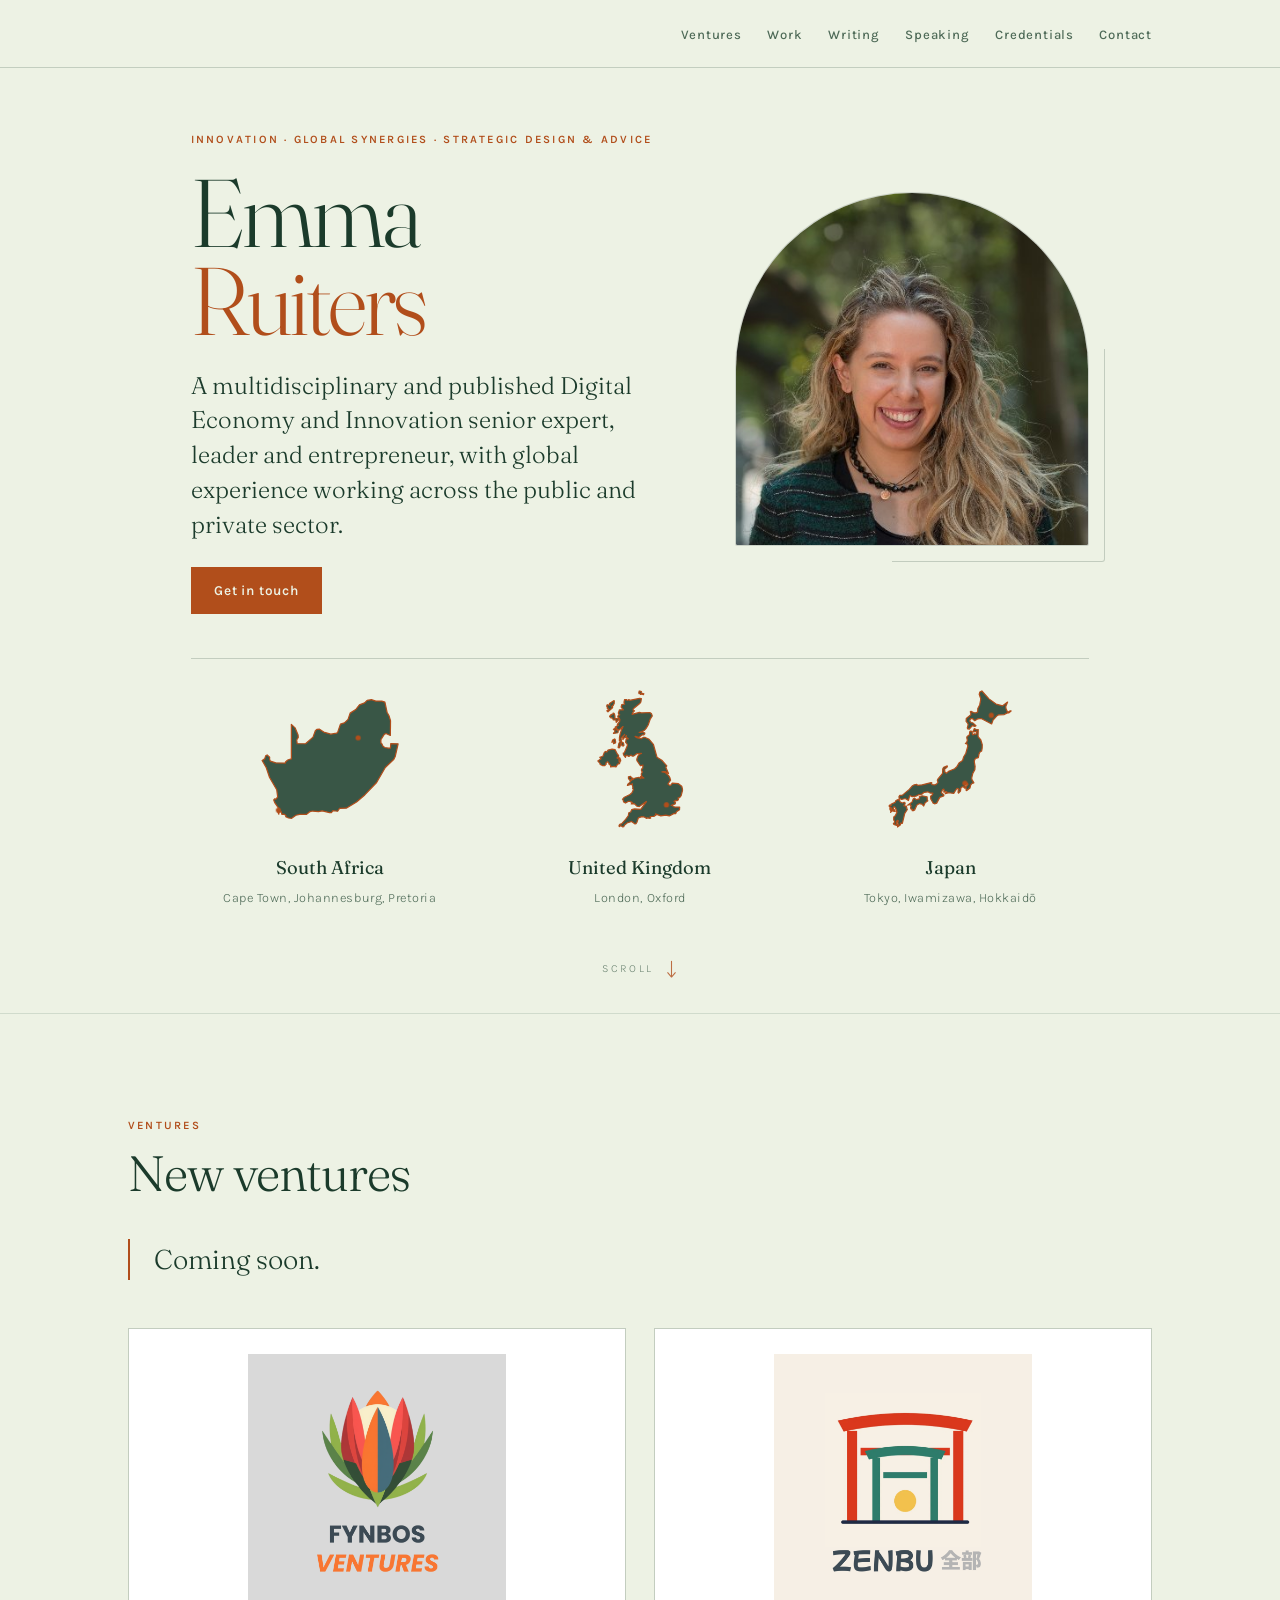
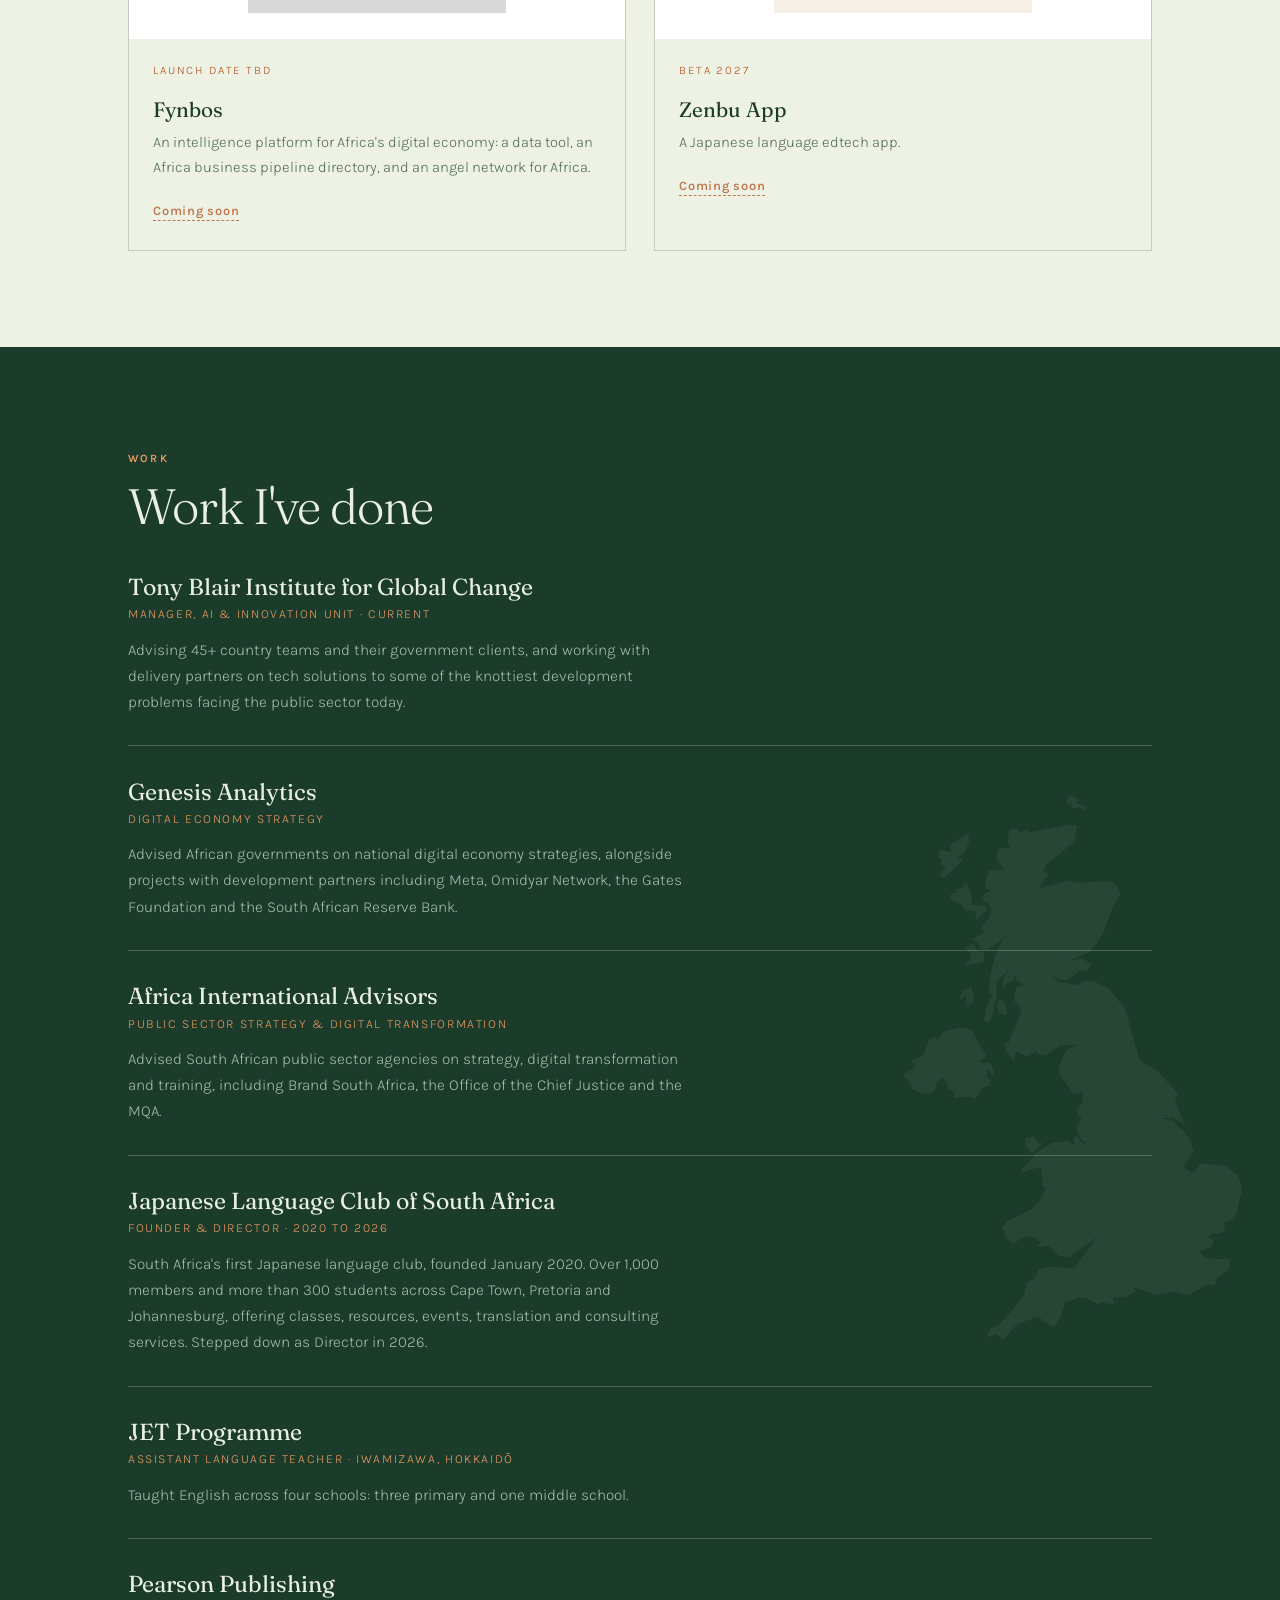
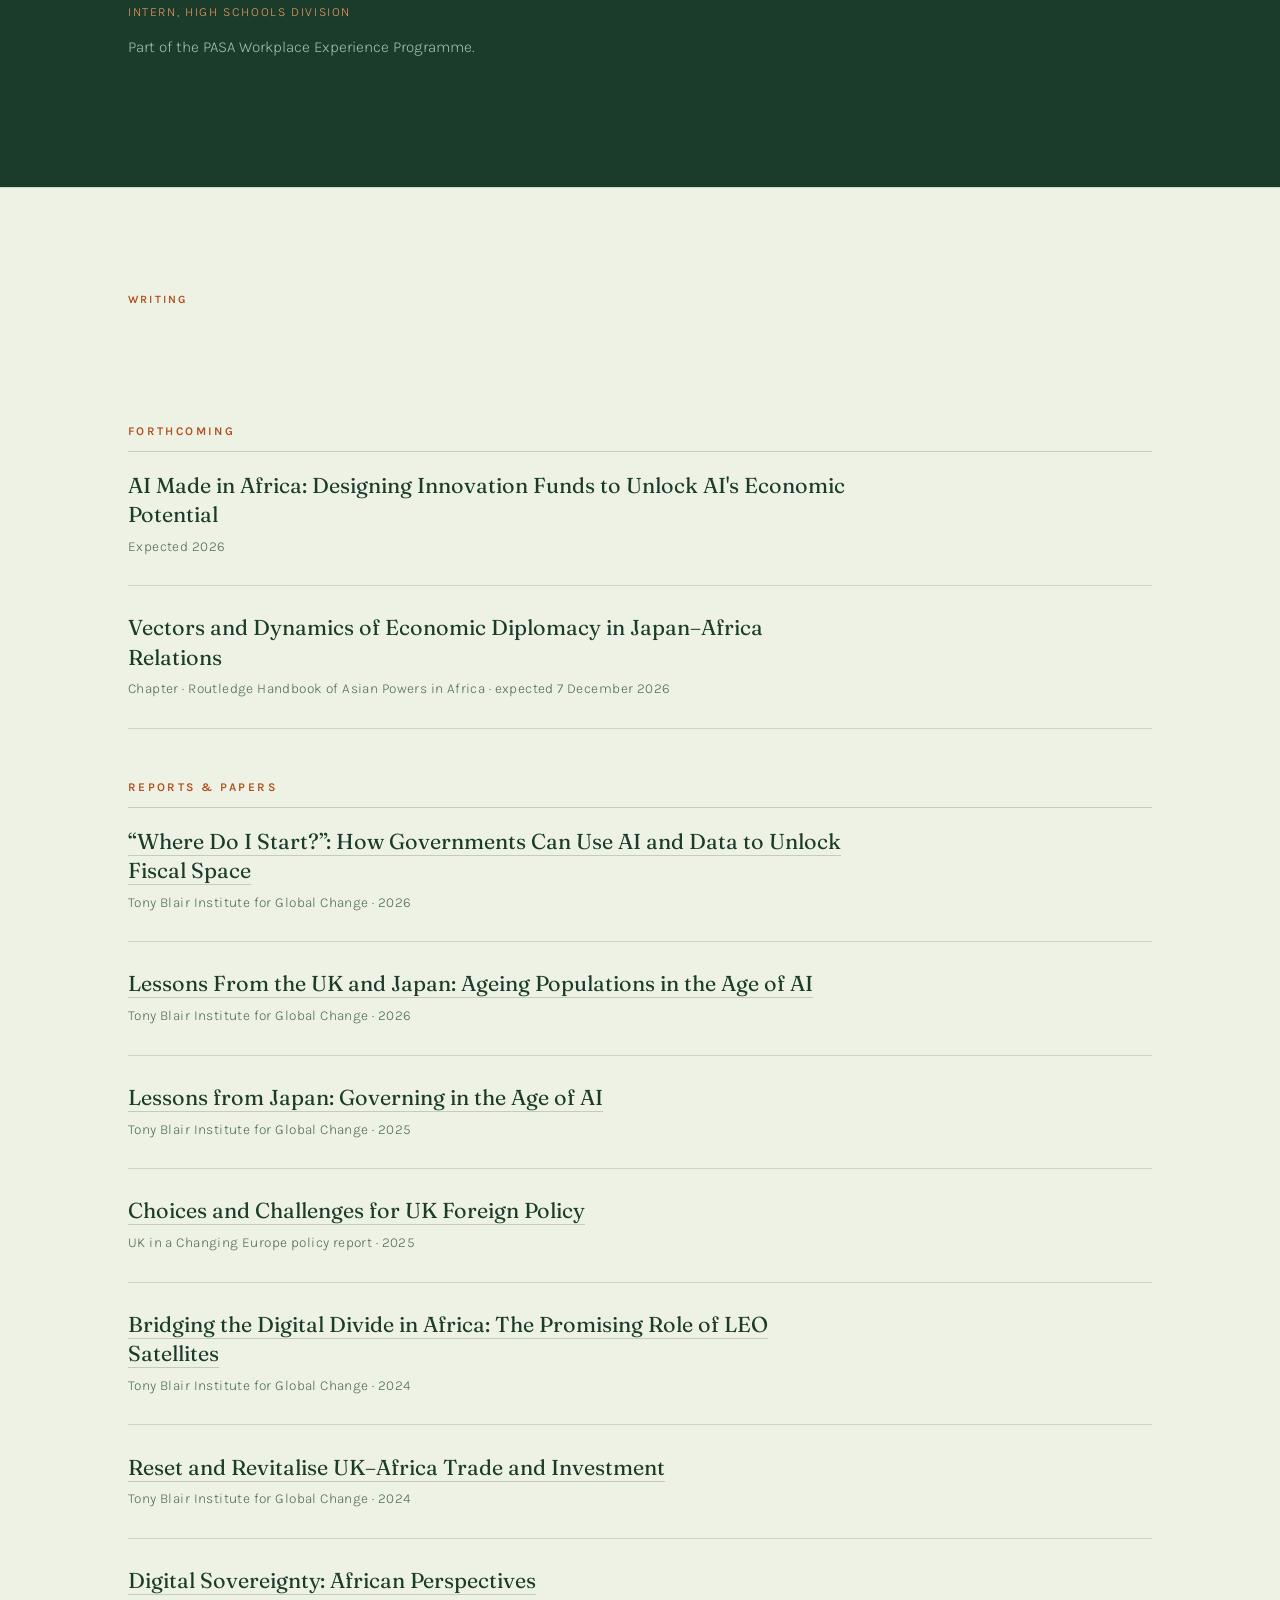
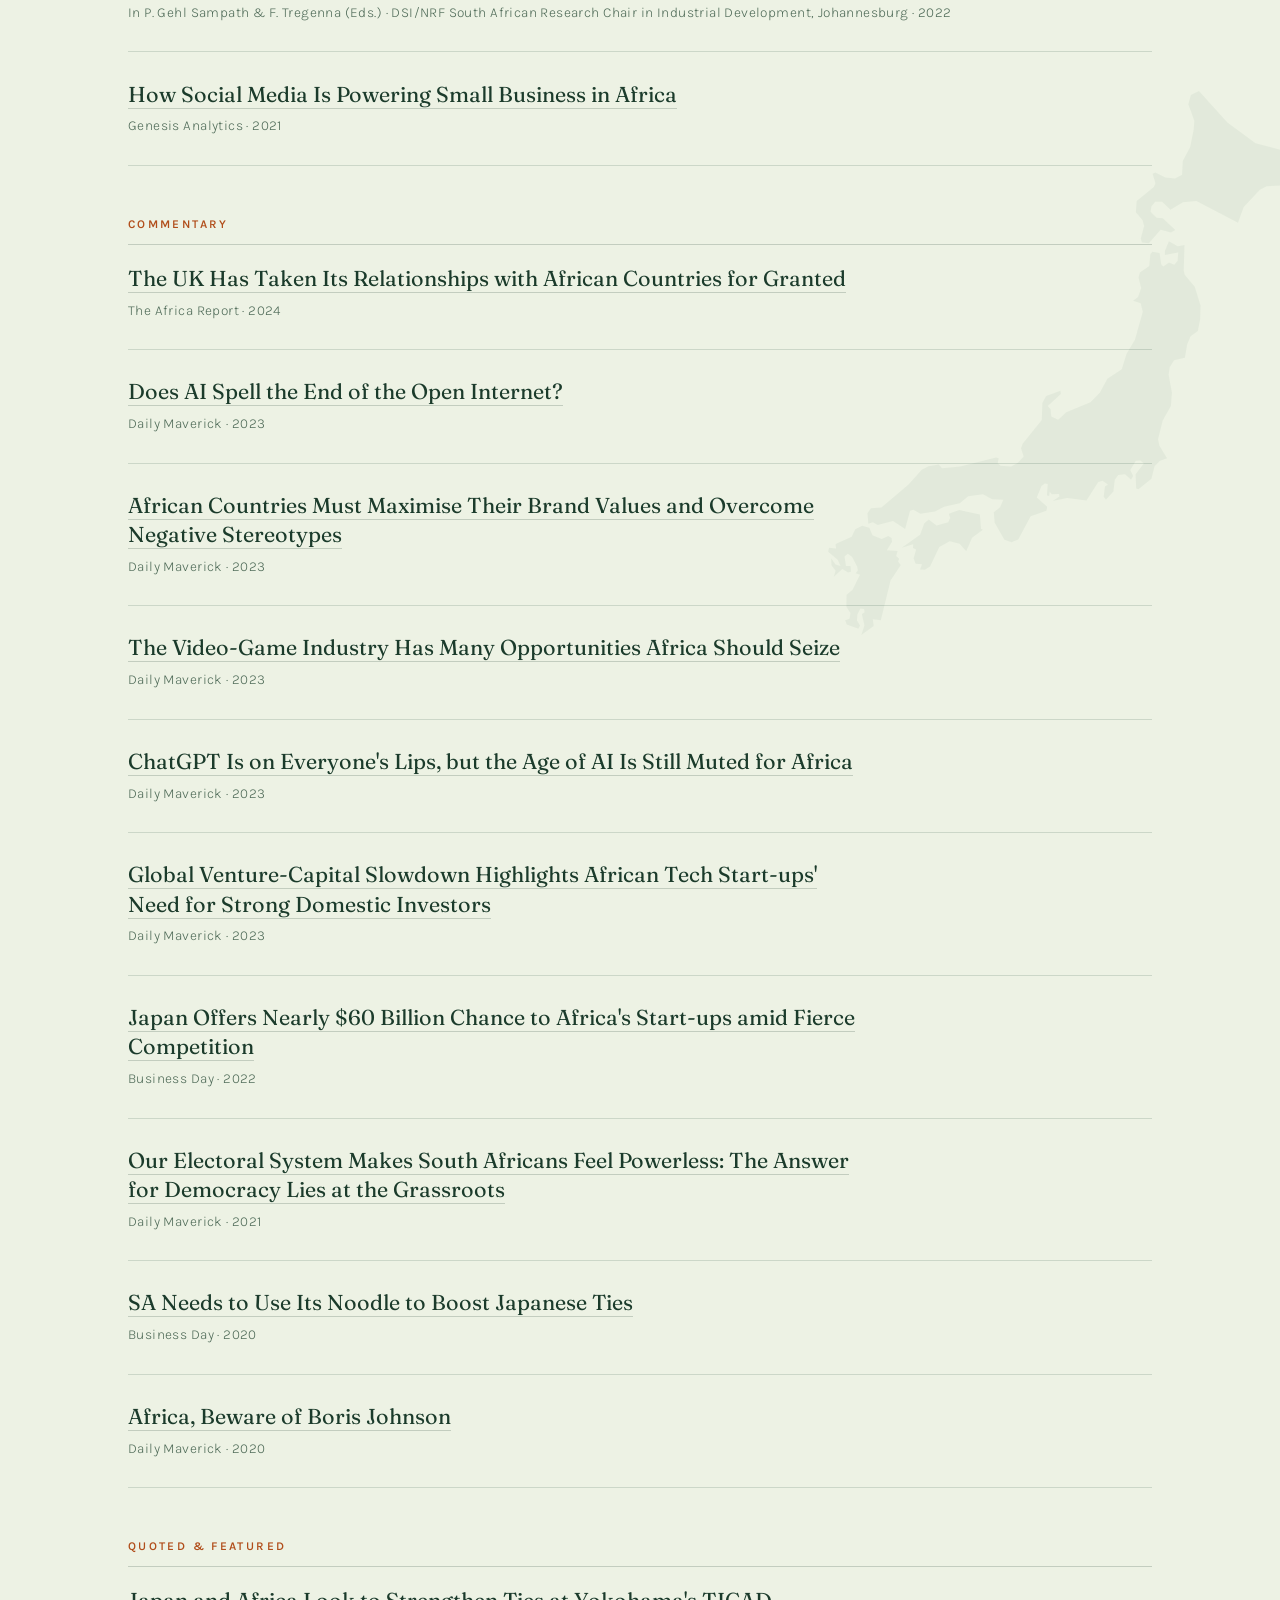
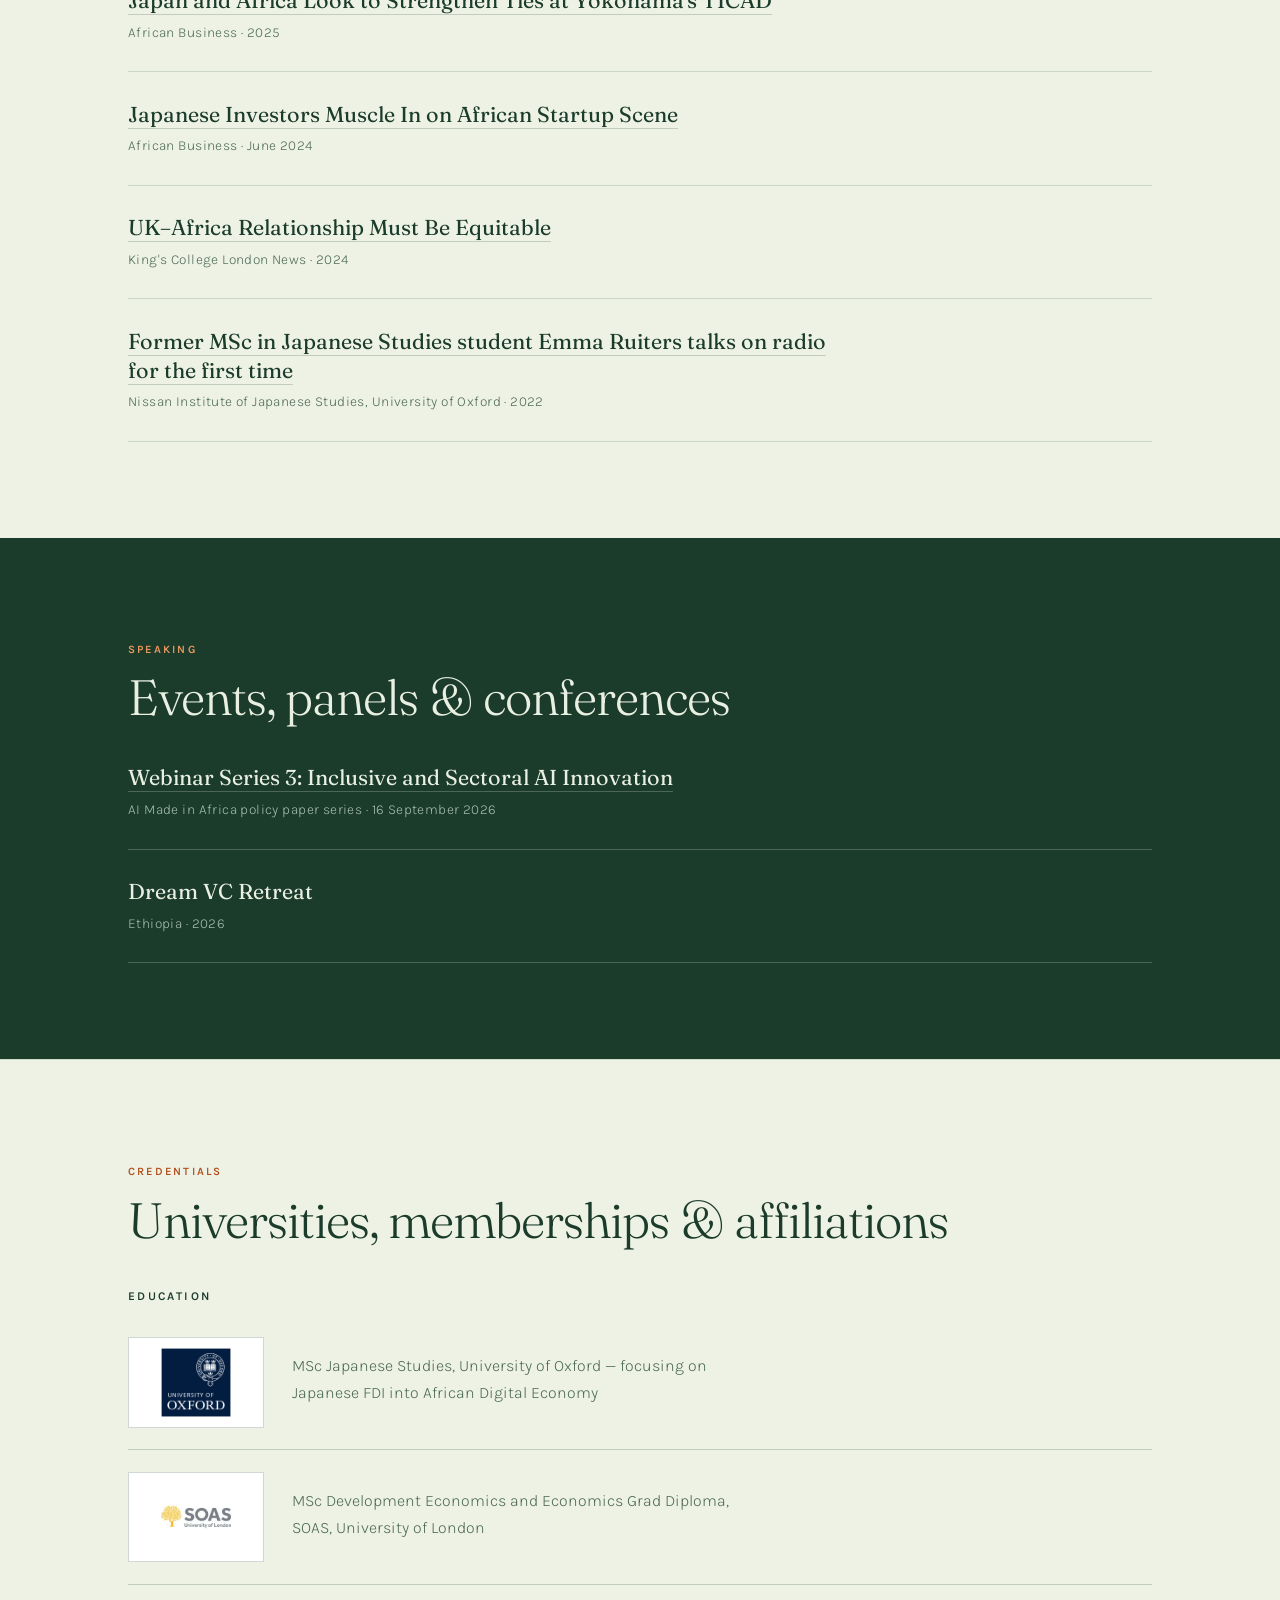
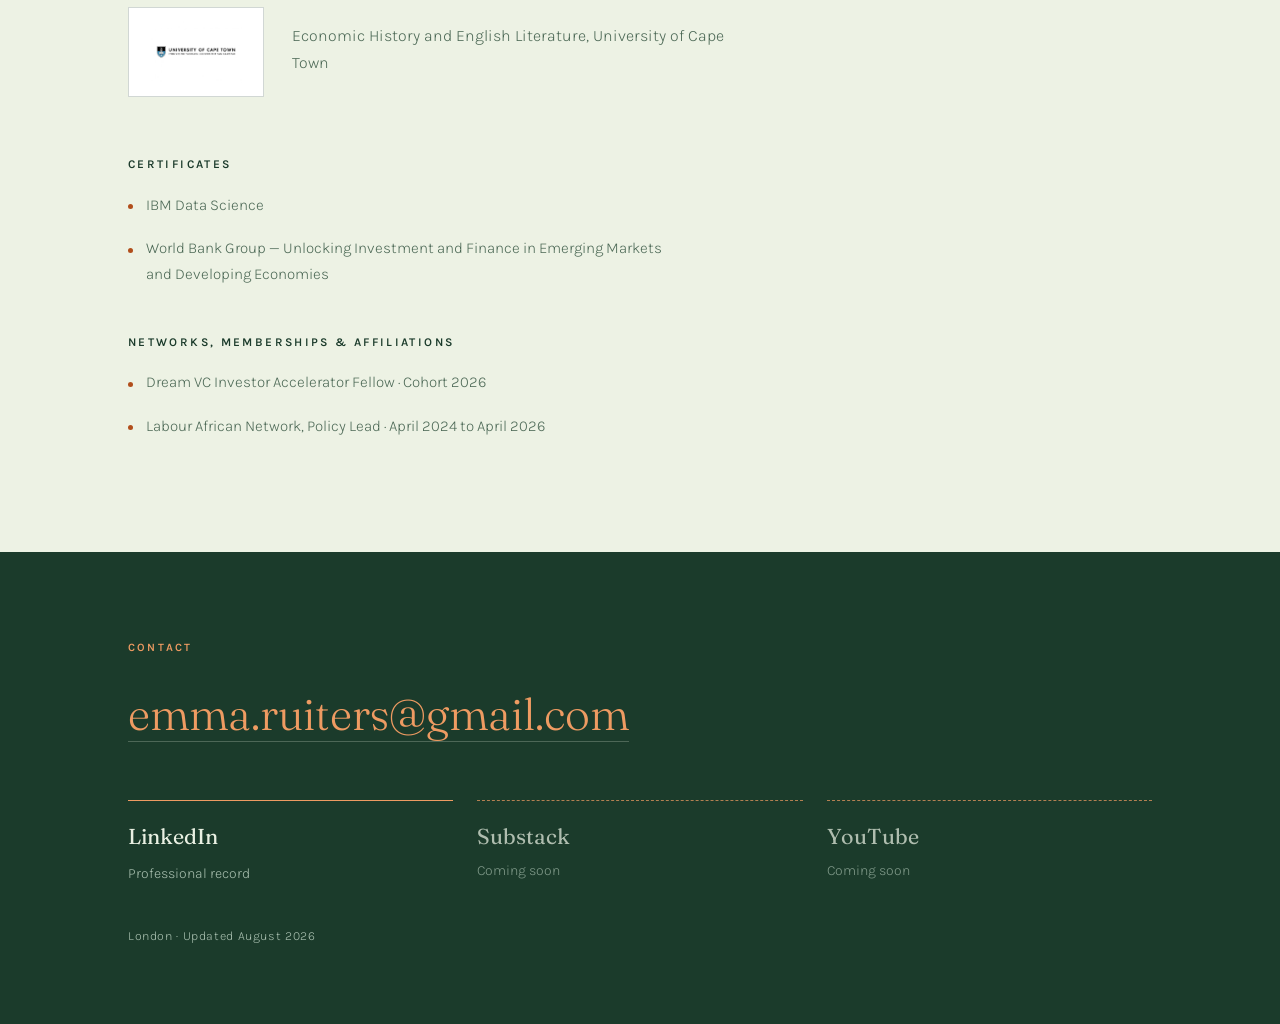
<file: index (4).html>
<!DOCTYPE html>
<!--
  ================================================================
  emmaruiters.com

  This page is live and open to search engines.

  TO FINISH THE CONTENT, search this file for:  TODO

  COLOURS - all in the :root block below. Change one value there
  and it updates everywhere:
       --mint    page background
       --green   dark green, used for shapes and the footer
       --burnt   burnt orange accent
       --ink     body text

  IMAGES - make a folder called  images  and upload:
       images/portrait.jpg      portrait photo
       images/fynbos.png        Fynbos logo
       images/zenbu.png         Zenbu logo
       images/logo-oxford.png   university logos
       images/logo-soas.jpg
       images/logo-uct.jpg
  ================================================================
-->
<html lang="en-GB">
<head>
<meta charset="utf-8">
<meta name="viewport" content="width=device-width, initial-scale=1">

<title>Emma Ruiters — Digital Economy &amp; Innovation</title>
<meta name="description" content="Emma Ruiters is a Digital Economy and Innovation expert, leader and entrepreneur. Manager in the AI &amp; Innovation Unit at the Tony Blair Institute for Global Change, London.">
<link rel="canonical" href="https://emmaruiters.com/">
<meta name="theme-color" content="#EDF2E4">

<link rel="icon" href="/favicon.ico" sizes="any">
<link rel="icon" href="/favicon.svg" type="image/svg+xml">
<link rel="apple-touch-icon" href="/apple-touch-icon.png">

<meta property="og:type" content="profile">
<meta property="og:title" content="Emma Ruiters — Digital Economy &amp; Innovation">
<meta property="og:description" content="Digital Economy and Innovation expert, leader and entrepreneur.">
<meta property="og:url" content="https://emmaruiters.com/">
<meta property="og:image" content="https://emmaruiters.com/images/portrait.jpg">

<link rel="preconnect" href="https://fonts.googleapis.com">
<link rel="preconnect" href="https://fonts.gstatic.com" crossorigin>
<link href="https://fonts.googleapis.com/css2?family=Fraunces:opsz,wght@9..144,300;9..144,400;9..144,500;9..144,600&family=Karla:wght@300;400;500;600&display=swap" rel="stylesheet">

<script type="application/ld+json">
{
  "@context": "https://schema.org",
  "@type": "Person",
  "name": "Emma Ruiters",
  "url": "https://emmaruiters.com/",
  "image": "https://emmaruiters.com/images/portrait.jpg",
  "jobTitle": "Manager, AI & Innovation Unit",
  "worksFor": { "@type": "Organization", "name": "Tony Blair Institute for Global Change" },
  "homeLocation": { "@type": "Place", "name": "London, United Kingdom" },
  "alumniOf": [
    { "@type": "CollegeOrUniversity", "name": "University of Oxford" },
    { "@type": "CollegeOrUniversity", "name": "SOAS University of London" },
    { "@type": "CollegeOrUniversity", "name": "University of Cape Town" }
  ],
  "knowsAbout": ["Digital economy policy","Innovation policy","AI policy","Japan-Africa relations","Digital sovereignty","African technology ecosystems"],
  "sameAs": ["https://www.linkedin.com/in/emma-ruiters-916a2a141/"]
}
</script>

<style>
/* ═══ tokens ═══════════════════════════════════════════════════ */
:root{
  /* --- light ground ------------------------------------------ */
  --mint:   #edf2e4;   /* page background, warm pale mint        */
  --mint2:  #f7f8ef;   /* card surface on the light bands        */
  --mint3:  #163122;   /* card surface inside the dark bands     */
  --ink:    #1b3b2b;   /* text on mint                           */
  --dim:    #4e6a57;   /* secondary text on mint                 */
  --burnt:  #b14e1b;   /* accent on mint                         */
  --burnt-lt: #c0561f;

  /* --- dark ground ------------------------------------------- */
  --green:    #1b3b2b; /* dark green blocks and footer           */
  --green-lt: #2a5c43;
  --on-dark:     #e9f0e2;
  --on-dark-dim: #a8bfaf;
  --accent-dark: #ee9b62;

  --hair:      rgba(27,59,43,.20);
  --hair-dark: rgba(233,240,226,.24);

  --display:"Fraunces", Georgia, serif;
  --body:"Karla", system-ui, sans-serif;

  --pad: 2rem;
  --max: 68rem;
}

*{box-sizing:border-box}
html{scroll-behavior:smooth; -webkit-text-size-adjust:100%}
body{
  margin:0;
  background:var(--mint);
  color:var(--ink);
  font-family:var(--body);
  font-size:1.02rem;
  line-height:1.7;
  font-weight:300;
  -webkit-font-smoothing:antialiased;
}
.wrap{max-width:var(--max); margin:0 auto; padding:0 var(--pad)}
a{color:inherit; text-decoration:none}
a:focus-visible{outline:2px solid var(--burnt); outline-offset:4px; border-radius:3px}
img{max-width:100%; display:block}

.label{
  font-family:var(--body); font-size:.7rem; font-weight:600;
  letter-spacing:.2em; text-transform:uppercase; color:var(--burnt);
}
footer .label{color:#F0B58C}
.fill{border-bottom:1px dotted var(--burnt); color:var(--burnt-lt)}

h2.sec{
  font-family:var(--display); font-weight:300;
  font-size:clamp(2rem,5vw,3.1rem); line-height:1.05;
  letter-spacing:-.02em; margin:.6rem 0 2.5rem;
}

/* ═══ nav ══════════════════════════════════════════════════════ */
.nav{
  position:sticky; top:0; z-index:50;
  background:rgba(237,242,228,.92);
  backdrop-filter:blur(10px);
  border-bottom:1px solid var(--hair);
}
.nav .wrap{display:flex; align-items:center; justify-content:flex-end; gap:1rem; height:4.2rem}
.nav ul{display:flex; align-items:center; gap:1.6rem; list-style:none; margin:0; padding:0}
.nav ul a{
  font-size:.82rem; font-weight:500; letter-spacing:.06em; color:var(--dim);
  padding-bottom:3px; border-bottom:1px solid transparent; transition:color .2s,border-color .2s;
}
.nav ul a:hover{color:var(--ink); border-color:var(--burnt)}
@media (max-width:820px){
  .nav ul li.hide-sm{display:none}
  .nav .wrap{height:3.6rem}
}

/* ═══ hero ═════════════════════════════════════════════════════ */
.hero{
  position:relative; overflow:hidden;
  min-height:calc(100svh - 4.2rem);
  display:flex; flex-direction:column; justify-content:center;
  padding:3.5rem 0 2rem;
}
.hero .grid{display:grid; grid-template-columns:1.15fr .85fr; gap:4rem; align-items:center}
.hero h1{
  font-family:var(--display); font-weight:300;
  font-size:clamp(3rem, 8.5vw, 6rem);
  line-height:.92; letter-spacing:-.03em;
  margin:1rem 0 1.5rem; color:var(--ink);
}
.hero h1 span{display:block; color:var(--burnt)}
.hero .thesis{
  font-family:var(--display); font-weight:300;
  font-size:clamp(1.15rem, 2.3vw, 1.5rem);
  line-height:1.45; color:var(--ink); max-width:32ch; margin:0 0 2rem;
}

/* scroll cue */
.cue{
  display:flex; align-items:center; gap:.7rem;
  margin:3rem auto 0; width:max-content;
  font-size:.68rem; letter-spacing:.22em; text-transform:uppercase;
  color:var(--dim); opacity:.8; transition:opacity .2s, color .2s;
}
.cue:hover{opacity:1; color:var(--burnt)}
.cue svg{width:13px; height:22px; fill:none; stroke:var(--burnt);
  stroke-width:2; stroke-linecap:round; stroke-linejoin:round;
  animation:nudge 2.2s ease-in-out infinite}
@keyframes nudge{0%,100%{transform:translateY(0)} 50%{transform:translateY(4px)}}
@media (prefers-reduced-motion:reduce){ .cue svg{animation:none} }
.hero .thesis{
  font-family:var(--display); font-weight:300; font-size:clamp(1.15rem,2.3vw,1.5rem);
  line-height:1.45; color:var(--ink); max-width:32ch; margin:0 0 1.5rem;
}
.hero .sub{color:var(--dim); max-width:42ch; margin:0 0 2.2rem; font-size:.98rem}
.hero .cta{display:flex; gap:.8rem; flex-wrap:wrap}
.btn{
  display:inline-block; padding:.7rem 1.4rem; font-size:.85rem; font-weight:600;
  letter-spacing:.06em; border:1px solid var(--burnt); color:var(--burnt);
  transition:background .2s,color .2s;
}
.btn:hover{background:var(--burnt); color:var(--mint)}
.btn.solid{background:var(--burnt); color:var(--mint)}
.btn.solid:hover{background:var(--burnt-lt)}

/* portrait frame — arched top, gold hairline */
.portrait{position:relative}
.portrait .frame{
  position:relative; aspect-ratio:1/1;
  border:1px solid var(--hair);
  border-radius:14rem 14rem 3px 3px;
  overflow:hidden; background:var(--mint2);
}
.portrait .frame img{width:100%; height:100%; object-fit:cover; object-position:center top}
.portrait::after{
  content:""; position:absolute; inset:auto -1rem -1rem auto;
  width:60%; height:60%; border-right:1px solid var(--hair); border-bottom:1px solid var(--hair);
  border-radius:0 0 3px 0; pointer-events:none;
}

/* ═══ the three geographies (signature) ════════════════════════ */
.geo{
  display:grid; grid-template-columns:repeat(3,1fr); gap:2rem;
  margin-top:2.75rem; padding-top:2rem; border-top:1px solid var(--hair);
}
.geo figure{margin:0; text-align:center}
.geo svg{width:100%; height:auto; max-height:8.5rem; overflow:visible}
.geo .shape{
  fill:var(--green); fill-opacity:0;
  stroke:var(--burnt); stroke-width:.9; stroke-linejoin:round;
  stroke-dasharray:1400; stroke-dashoffset:1400;
  animation:trace 2.4s cubic-bezier(.6,0,.2,1) forwards, wash 1.2s ease 1.5s forwards;
}
@keyframes trace{to{stroke-dashoffset:0}}
@keyframes wash{to{fill-opacity:.85}}
.geo .pin{fill:var(--burnt); opacity:0; animation:pop .5s ease 2.1s forwards}
@keyframes pop{to{opacity:1}}
.geo figcaption{margin-top:1rem}
.geo .place{
  font-family:var(--display); font-size:1.15rem; font-weight:400; display:block;
}
.geo .role{font-size:.8rem; color:var(--dim); letter-spacing:.04em}
@media (max-width:820px){
  .hero{min-height:auto; padding:2.5rem 0 2.5rem}
  .hero .grid{grid-template-columns:1fr; gap:2.5rem}
  .cue{display:none}
  .portrait{max-width:19rem}
  .geo{gap:1rem; margin-top:3rem}
  .geo svg{max-height:5.5rem}
  .geo .place{font-size:.95rem}
  .geo .role{font-size:.7rem}
}

/* ═══ sections ═════════════════════════════════════════════════ */
.band{position:relative; padding:6rem 0; border-top:1px solid rgba(18,61,44,.13)}
.band--alt{background:var(--mint2)}
/* faint outline watermark behind a section */
.band .mark-bg{
  position:absolute; right:-4rem; top:50%; transform:translateY(-50%);
  width:34rem; max-width:55%; opacity:.05; pointer-events:none; z-index:0;
}
.band .mark-bg path{fill:var(--green-lt)}
.band .wrap{position:relative; z-index:1}

/* ═══ profile ══════════════════════════════════════════════════ */
.profile{display:grid; grid-template-columns:.8fr 1.2fr; gap:3.5rem; align-items:start}
.profile p{margin:0 0 1.15rem; color:var(--ink); font-size:1.02rem}
.profile p.lead{font-family:var(--display); font-size:1.3rem; line-height:1.5; font-weight:300}
.chips{display:flex; flex-wrap:wrap; gap:.5rem; margin-top:1.8rem; padding:0; list-style:none}
.chips li{
  font-size:.75rem; letter-spacing:.08em; text-transform:uppercase; font-weight:500;
  border:1px solid var(--hair); color:var(--dim); padding:.35rem .7rem; border-radius:2px;
}
@media (max-width:820px){ .profile{grid-template-columns:1fr; gap:2rem} }

/* ═══ achievements ═════════════════════════════════════════════ */
.wins{display:grid; grid-template-columns:repeat(auto-fit,minmax(13rem,1fr)); gap:0; margin-top:3rem}
.wins div{padding:1.75rem 1.5rem 1.75rem 0; border-top:1px solid var(--hair)}
.wins b{
  display:block; font-family:var(--display); font-weight:400;
  font-size:2.6rem; line-height:1; color:var(--burnt); margin-bottom:.5rem;
}
.wins span{font-size:.92rem; color:var(--dim); display:block; max-width:22ch}

/* ═══ publications ═════════════════════════════════════════════ */
.pubs{list-style:none; margin:0; padding:0}
.pubs li{padding:1.7rem 0; border-bottom:1px solid rgba(18,61,44,.15)}
.pubs li:first-child{padding-top:0}
.pubs h3{
  font-family:var(--display); font-weight:400; font-size:1.35rem; line-height:1.35;
  margin:0 0 .35rem; max-width:52ch;
}
.pubs h3 a{border-bottom:1px solid var(--hair); transition:border-color .2s,color .2s}
.pubs h3 a:hover{color:var(--burnt); border-color:var(--burnt)}
.pubs .meta{margin:0; font-size:.86rem; color:var(--dim); letter-spacing:.03em}

/* ═══ portfolio ════════════════════════════════════════════════ */
.folio{display:grid; grid-template-columns:repeat(auto-fit,minmax(18rem,1fr)); gap:1.75rem}
.folio article{
  background:var(--mint); border:1px solid var(--hair);
  display:flex; flex-direction:column; transition:border-color .25s, transform .25s;
}
.band--alt .folio article{background:var(--mint3)}
.folio article:hover{border-color:var(--burnt); transform:translateY(-3px)}
.shot{aspect-ratio:16/10; background:#fff; position:relative; overflow:hidden}
.shot img{width:100%; height:100%; object-fit:contain; padding:1.6rem}
.folio .txt{padding:1.4rem 1.5rem 1.6rem}
.folio h3{font-family:var(--display); font-weight:400; font-size:1.3rem; margin:0 0 .15rem}
.folio .kind{font-size:.72rem; letter-spacing:.16em; text-transform:uppercase; color:var(--burnt); display:block; margin-bottom:.7rem}
.folio p{margin:0 0 1rem; font-size:.93rem; color:var(--dim)}
.folio .go{font-size:.8rem; font-weight:600; letter-spacing:.06em; color:var(--burnt)}
.folio .go::after{content:" →"}
.folio .go.soon{
  color:var(--burnt); opacity:.75; cursor:default;
  border-bottom:1px dashed var(--burnt); padding-bottom:2px;
}
.folio .go.soon::after{content:""}
.band--alt .folio .go.soon{color:var(--accent-dark); border-bottom-color:var(--accent-dark)}



/* === pull quote ================================================ */
.stance{font-family:var(--display); font-weight:300;
  font-size:clamp(1.2rem,2.6vw,1.7rem); line-height:1.5; max-width:46ch;
  margin:0 0 3rem; color:var(--ink); padding-left:1.5rem;
  border-left:2px solid var(--burnt)}

/* === roles list ================================================ */
.roles{list-style:none; margin:0; padding:0}
.roles li{padding:1.9rem 0; border-bottom:1px solid var(--hair)}
.roles li:first-child{padding-top:0}
.roles li:last-child{border-bottom:none}
.roles .org{font-family:var(--display); font-weight:400; font-size:1.45rem;
  display:block; line-height:1.25; margin-bottom:.2rem}
.roles .pos{display:block; font-size:.78rem; letter-spacing:.13em;
  text-transform:uppercase; color:var(--burnt); margin-bottom:.7rem}
.roles p{margin:0; font-size:.96rem; color:var(--dim); max-width:62ch}


/* === courses =================================================== */
.unis{list-style:none; margin:0 0 .5rem; padding:0}
.unis li{
  display:grid; grid-template-columns:8.5rem 1fr; gap:0 1.75rem;
  align-items:center; padding:1.35rem 0; border-bottom:1px solid var(--hair);
}
.unis li:last-child{border-bottom:none}
.crest{
  position:relative; aspect-ratio:3/2; background:#fff;
  border:1px solid var(--hair); overflow:hidden;
}
.crest img{width:100%; height:100%; object-fit:contain; padding:.6rem}
.unis p{margin:0; font-size:1rem; color:var(--ink); max-width:52ch}
.band--alt .unis p{color:var(--on-dark)}
.band--alt .unis li{border-color:var(--hair-dark)}
@media (max-width:600px){
  .unis li{grid-template-columns:5.5rem 1fr; gap:0 1.1rem}
  .unis p{font-size:.94rem}
}

/* === plain lists =============================================== */
.plain{list-style:none; margin:0 0 .5rem; padding:0}
.plain li{padding:.55rem 0 .55rem 1.15rem; position:relative;
  color:var(--dim); font-size:.95rem; max-width:60ch}
.plain li::before{content:""; position:absolute; left:0; top:1.35em;
  width:5px; height:5px; background:var(--burnt); border-radius:50%}
.band--alt .plain li{color:var(--on-dark-dim)}
.band--alt .plain li::before{background:var(--accent-dark)}

/* === credentials =============================================== */
.creds{max-width:100%}
.creds .subhead:first-child{margin-top:0}
.creds p{margin:0 0 .4rem; color:var(--dim)}

/* === subheads ================================================== */
.subhead{font-family:var(--body); font-size:.74rem; font-weight:600;
  letter-spacing:.2em; text-transform:uppercase; color:var(--ink);
  margin:2.2rem 0 .6rem}
.subhead.accent{color:var(--burnt); margin:3rem 0 1.2rem; padding-bottom:.6rem;
  border-bottom:1px solid var(--hair)}

/* image placeholder ============================================= */
/* image placeholder shown when a file is missing */
.ph{
  position:absolute; inset:0; display:flex; flex-direction:column;
  align-items:center; justify-content:center; gap:.4rem; text-align:center;
  border:1px dashed var(--hair); color:var(--burnt); background:var(--mint2);
  font-size:.72rem; letter-spacing:.1em; text-transform:uppercase; padding:1rem;
}
.ph small{display:block; text-transform:none; letter-spacing:.02em; color:var(--dim); font-size:.72rem}

/* ═══ elsewhere ════════════════════════════════════════════════ */
.links{display:grid; grid-template-columns:repeat(auto-fit,minmax(14rem,1fr)); gap:1.5rem; list-style:none; margin:0; padding:0}
.links a{display:block; padding-top:1.1rem; border-top:1px solid var(--burnt); transition:opacity .2s}
.links strong{font-family:var(--display); font-weight:400; font-size:1.35rem; display:block; margin-bottom:.2rem}
.links span{font-size:.88rem; color:var(--dim)}
.links a:hover strong{color:var(--burnt)}

/* ═══ footer ═══════════════════════════════════════════════════ */
footer{padding:5rem 0 4rem; background:var(--green); color:#E8F2EB}
footer .fine, footer .links span{color:rgba(232,242,235,.72)}
footer .links a{border-top-color:rgba(232,242,235,.5)}
footer .mail{
  font-family:var(--display); font-weight:300; font-size:clamp(1.6rem,5vw,2.8rem);
  color:#F0B58C; border-bottom:1px solid rgba(232,242,235,.35);
}
footer .mail:hover{border-color:var(--burnt)}
footer .fine{margin-top:2.5rem; font-size:.78rem; color:var(--dim); letter-spacing:.05em}

/* ═══ scroll reveal ════════════════════════════════════════════ */
.rise{opacity:0; transform:translateY(18px); transition:opacity .7s ease, transform .7s ease}
.rise.on{opacity:1; transform:none}

@media (prefers-reduced-motion:reduce){
  html{scroll-behavior:auto}
  .rise{opacity:1; transform:none; transition:none}
  .geo .shape{animation:none; stroke-dashoffset:0; fill-opacity:.85}
  .geo .pin{animation:none; opacity:1}
  .folio article:hover{transform:none}
}

/* ═══ dark blocks ══════════════════════════════════════════════
   Alternate sections become solid dark green with light type.
   Everything below is the inverted colour set for those bands.
   ═══════════════════════════════════════════════════════════ */
.band--alt{background:var(--green); color:var(--on-dark); border-top:none}
.band--alt h2.sec,
.band--alt .roles .org,
.band--alt .pubs h3,
.band--alt .folio h3,
.band--alt .upnext h3,
.band--alt .subhead{color:var(--on-dark)}
.band--alt p,
.band--alt .roles p,
.band--alt .pubs .meta,
.band--alt .folio p{color:var(--on-dark-dim)}
.band--alt .label,
.band--alt .roles .pos,
.band--alt .folio .kind,
.band--alt .folio .go,
.band--alt .subhead.accent,
.band--alt .upnext .when{color:var(--accent-dark)}
.band--alt .stance{color:var(--on-dark); border-left-color:var(--accent-dark)}
.band--alt .roles li,
.band--alt .pubs li,
.band--alt .subhead.accent,
.band--alt .upnext article{border-color:var(--hair-dark)}
.band--alt .pubs h3 a{border-bottom-color:var(--hair-dark)}
.band--alt .pubs h3 a:hover{color:var(--accent-dark); border-color:var(--accent-dark)}
.band--alt .chips li{border-color:var(--hair-dark); color:var(--on-dark-dim)}
.band--alt .folio article{background:var(--mint3); border-color:var(--hair-dark)}
.band--alt .folio article:hover{border-color:var(--accent-dark)}
.band--alt .shot{background:#122a1d}
.band--alt .ph{border-color:var(--hair-dark); color:var(--accent-dark); background:#122a1d}
.band--alt .ph small{color:var(--on-dark-dim)}
.band--alt .mark-bg path{fill:var(--on-dark)}
.band--alt .mark-bg{opacity:.06}

/* "coming soon" states — present, but not yet clickable */
footer .links .soon-link{
  display:block; padding-top:1.1rem;
  border-top:1px dashed var(--accent-dark); opacity:.72;
}
footer .links .soon-link strong{
  font-family:var(--display); font-weight:400; font-size:1.35rem;
  display:block; margin-bottom:.2rem; color:var(--on-dark);
}
footer .links .soon-link span{font-size:.88rem; color:var(--on-dark-dim)}

/* footer sits on the same dark ground */
footer{background:var(--green); color:var(--on-dark); border-top:none}
footer .label{color:var(--accent-dark)}
footer .mail{color:var(--accent-dark); border-bottom-color:var(--hair-dark)}
footer .mail:hover{border-color:var(--accent-dark)}
footer .fine, footer .links span{color:var(--on-dark-dim)}
footer .links a{border-top-color:var(--accent-dark)}
footer .links strong{color:var(--on-dark)}
footer .links a:hover strong{color:var(--accent-dark)}
</style>
</head>

<body>


<nav class="nav">
  <div class="wrap">
    <ul>
      <li class="hide-sm"><a href="#ventures">Ventures</a></li>
      <li class="hide-sm"><a href="#work">Work</a></li>
      <li class="hide-sm"><a href="#writing">Writing</a></li>
      <li class="hide-sm"><a href="#speaking">Speaking</a></li>
      <li class="hide-sm"><a href="#credentials">Credentials</a></li>
      <li class="hide-sm"><a href="#contact">Contact</a></li>
    </ul>
  </div>
</nav>

<!-- ═══ HERO ═══════════════════════════════════════════════════ -->
<header class="hero" id="top">
  <div class="wrap">
    <div class="grid">
      <div>
        <span class="label">Innovation &middot; Global synergies &middot; Strategic design &amp; advice</span>
        <h1>Emma <span>Ruiters</span></h1>
        <p class="thesis">A multidisciplinary and published Digital Economy and Innovation senior expert, leader and entrepreneur, with global experience working across the public and private sector.</p>
        
        <div class="cta">
          <a class="btn solid" href="#contact">Get in touch</a>
        </div>
      </div>

      <div class="portrait">
        <div class="frame">
          <img src="images/portrait.jpg" alt="Emma Ruiters" onerror="ph(this,'images/portrait.jpg','Portrait, roughly 800×1000')">
        </div>
      </div>
    </div>

    <div class="geo">
      <figure>
        <svg viewBox="0 0 100 100" role="img" aria-label="Outline of South Africa">
          <path class="shape" d="M77.15 6.86L80.39 6.40L83.60 7.39L88.02 7.39L90.28 8.16L91.85 15.61L93.39 18.44L94.41 21.78L94.29 32.69L91.05 31.24L89.79 31.90L87.33 35.84L87.35 38.40L87.82 38.45L88.91 40.66L90.19 41.53L93.04 42.02L94.36 42.00L94.58 38.63L100.00 38.85L97.86 48.16L96.89 50.22L90.57 56.29L84.20 67.28L75.48 76.41L69.43 81.66L61.84 86.16L56.93 86.37L55.52 88.43L52.04 88.00L50.98 89.35L49.57 89.39L44.11 88.13L41.49 88.74L37.15 88.25L35.27 88.66L32.49 90.75L27.63 90.72L24.83 91.38L21.74 93.60L19.39 93.38L17.34 92.43L17.54 91.58L16.13 90.60L14.50 90.70L14.02 88.75L12.49 88.94L12.25 90.58L11.47 88.70L11.60 87.76L12.27 87.41L12.08 86.23L9.40 82.33L8.54 80.09L9.23 79.27L10.20 79.55L11.42 77.87L10.73 72.61L5.47 63.65L3.06 56.47L0.00 51.05L1.87 49.90L2.60 47.67L3.70 47.00L5.54 48.64L5.48 50.24L6.09 51.60L10.07 52.80L17.02 53.01L17.18 52.15L18.81 50.75L21.49 49.90L21.49 24.54L24.23 27.10L26.44 32.40L26.57 34.12L25.42 36.05L25.78 38.66L31.92 38.79L37.41 33.90L39.12 29.24L40.21 28.24L42.23 28.10L45.30 30.23L50.49 31.72L54.73 31.01L55.58 30.27L57.58 24.34L60.53 23.42L63.19 20.85L64.71 16.27L68.81 13.64L71.55 10.17L75.39 8.70L77.15 6.86Z"/>
          <circle class="pin" cx="12.0" cy="87.63" r="1.9"/><circle class="pin" cx="70.58" cy="34.36" r="1.9"/>
        </svg>
        <figcaption>
          <span class="place">South Africa</span>
          <span class="role">Cape Town, Johannesburg, Pretoria</span>
        </figcaption>
      </figure>
      <figure>
        <svg viewBox="0 0 100 100" role="img" aria-label="Outline of the United Kingdom">
          <path class="shape" d="M54.82 81.15L49.41 84.99L47.71 84.74L45.64 82.79L43.48 83.03L44.38 82.04L42.52 81.15L41.17 81.19L39.27 82.41L37.87 81.54L37.40 79.83L37.01 79.62L38.10 78.36L42.54 76.15L44.02 74.73L45.08 72.37L44.46 71.65L44.71 70.59L44.22 69.32L44.32 68.28L40.66 69.47L40.94 68.54L42.41 67.20L43.27 65.76L46.44 63.98L49.20 63.54L50.64 64.50L50.21 63.02L50.85 62.67L51.77 64.00L52.83 63.95L51.80 63.51L50.85 61.73L50.88 60.92L51.73 59.32L51.05 58.87L50.97 58.10L51.09 57.42L51.88 56.82L52.09 54.44L50.21 54.98L47.67 51.26L47.53 50.20L48.33 47.91L49.57 46.45L51.03 45.94L47.79 46.00L45.22 47.83L44.12 47.85L43.36 47.10L41.70 48.07L39.80 47.11L39.22 48.83L37.81 46.99L37.57 45.58L38.31 45.56L40.69 39.93L40.40 38.87L39.34 37.76L39.75 35.24L41.28 35.14L39.64 33.90L39.92 32.73L39.12 34.16L38.07 34.60L37.31 35.68L37.26 33.74L38.68 31.91L36.24 34.25L36.02 34.73L36.23 36.98L35.15 41.15L34.59 41.84L33.82 41.45L34.37 38.59L35.48 36.63L34.74 36.51L34.82 33.86L35.29 31.71L36.19 28.82L37.47 26.15L34.55 28.63L33.21 28.30L32.56 26.90L31.53 26.59L34.06 25.11L33.23 24.57L34.94 22.38L35.12 20.95L34.53 19.84L33.65 19.35L33.61 18.37L35.00 17.51L34.38 17.23L33.97 16.18L34.83 13.84L37.67 13.84L36.06 11.78L36.53 9.92L38.61 9.66L38.09 8.32L38.55 6.33L39.86 6.26L40.45 6.95L41.86 6.31L42.23 6.92L49.62 5.41L50.92 5.58L50.54 8.06L49.92 9.02L45.02 12.99L44.73 14.16L45.86 14.53L44.46 16.08L44.11 17.17L49.40 15.72L51.03 16.13L57.08 15.80L58.39 16.79L58.93 18.31L57.42 20.66L55.91 25.00L54.40 27.49L53.26 28.82L49.30 30.48L51.98 30.11L53.44 30.97L53.31 31.69L52.72 32.25L51.38 32.34L48.97 34.16L46.28 33.42L47.43 34.29L50.95 34.99L52.28 34.18L53.78 34.16L56.63 35.53L59.72 39.17L62.39 48.67L65.92 50.86L69.61 55.09L68.85 56.15L70.87 60.67L68.45 59.27L65.99 59.41L68.30 59.76L70.95 62.22L71.85 63.67L72.39 65.60L70.44 68.38L71.91 69.45L72.55 69.27L73.67 67.71L78.15 68.18L80.58 70.05L81.12 71.97L81.15 73.17L80.17 77.00L79.05 78.37L77.91 78.63L78.17 80.01L77.08 80.66L76.16 80.42L74.88 81.27L75.80 81.72L75.99 82.18L75.76 83.01L72.82 84.17L73.47 83.96L74.47 85.04L75.75 85.33L79.06 85.29L78.95 87.28L76.72 88.75L76.19 90.09L75.01 90.00L71.44 91.87L68.86 91.31L65.20 91.84L61.23 90.40L61.74 91.24L60.07 92.20L57.36 92.28L57.79 93.35L57.33 93.62L55.35 93.25L54.82 93.67L52.66 92.50L51.26 92.38L48.71 93.30L47.57 96.71L46.97 97.60L46.26 97.72L43.73 95.92L40.37 97.05L38.60 98.47L37.91 99.81L37.24 100.00L35.93 99.09L34.74 99.68L34.53 99.39L34.53 98.79L35.07 98.08L36.50 97.54L39.33 94.38L41.29 91.72L41.66 89.52L43.09 88.98L43.77 87.21L45.95 86.74L50.40 87.03L54.82 81.15ZM30.99 55.41L28.27 55.74L28.29 54.60L27.31 54.04L26.84 52.78L26.02 51.93L24.79 53.08L25.09 53.76L24.02 54.92L22.24 54.81L20.68 54.03L20.49 53.28L18.85 51.42L21.31 49.87L20.33 48.73L22.60 47.97L23.69 45.12L24.69 44.42L25.43 44.90L26.40 43.42L29.37 42.78L31.55 43.04L33.19 46.34L34.14 47.43L34.18 48.09L33.12 48.89L33.13 49.36L34.99 49.11L35.70 50.90L35.61 51.55L34.43 50.36L34.53 52.20L35.15 52.32L34.84 53.40L33.46 53.80L32.24 55.83L30.99 55.41ZM31.11 8.56L30.31 10.47L28.87 11.52L29.82 11.71L29.68 12.31L26.34 15.28L25.54 14.58L26.97 13.38L25.70 12.50L26.16 11.99L25.51 11.49L25.53 10.54L25.89 10.10L27.79 10.46L27.47 9.23L30.87 7.03L31.11 8.56ZM31.45 17.97L31.51 20.06L34.21 20.55L34.45 21.01L32.44 23.01L32.15 21.30L30.33 21.28L29.58 19.91L28.11 19.52L27.57 18.65L27.93 18.07L28.69 17.94L28.48 17.33L29.98 16.89L30.11 16.19L30.81 16.36L31.45 17.97ZM33.76 30.69L30.39 31.24L30.48 30.75L31.20 30.55L31.49 29.09L30.35 28.22L31.71 27.39L32.70 28.60L33.87 29.08L33.76 30.69ZM43.72 63.83L44.65 64.00L42.61 65.88L41.47 64.49L41.38 63.11L42.97 62.78L43.72 63.83ZM31.55 35.22L32.00 37.51L31.81 38.22L30.44 38.77L30.66 38.08L30.46 36.87L29.27 37.78L29.76 36.06L31.55 35.22ZM51.13 0.95L50.81 1.52L52.75 2.06L52.35 2.75L51.29 2.24L50.20 2.46L49.73 1.58L49.17 1.89L49.03 1.37L49.30 0.14L49.69 0.00L50.93 0.49L51.13 0.95ZM38.00 40.51L36.57 40.15L36.19 38.65L36.32 38.11L36.66 37.65L37.49 37.85L38.00 39.13L38.00 40.51Z"/>
          <circle class="pin" cx="69.34" cy="83.71" r="1.9"/>
        </svg>
        <figcaption>
          <span class="place">United Kingdom</span>
          <span class="role">London, Oxford</span>
        </figcaption>
      </figure>
      <figure>
        <svg viewBox="0 0 100 100" role="img" aria-label="Outline of Japan">
          <path class="shape" d="M69.43 28.54L70.68 28.32L70.54 33.02L70.72 33.80L72.57 36.00L73.63 39.44L73.56 41.95L73.14 44.14L71.80 45.08L71.18 46.55L70.75 49.02L68.77 49.48L67.96 50.78L67.77 52.16L68.37 55.49L68.18 57.92L66.68 60.56L65.82 64.01L66.08 65.20L67.47 67.51L66.18 67.95L65.18 68.99L64.61 71.26L62.21 73.20L61.79 73.09L61.69 70.46L63.19 68.47L62.58 67.90L61.74 67.97L60.72 69.68L61.24 70.77L60.86 71.48L59.75 70.45L58.51 70.59L57.87 71.44L57.61 73.62L56.24 75.13L55.82 74.58L56.05 72.68L56.60 72.33L55.59 71.65L54.80 71.91L52.66 75.29L49.10 74.82L46.44 75.39L47.69 74.55L47.62 74.08L46.28 74.12L45.90 73.65L45.79 74.43L45.39 74.35L45.53 72.26L45.02 72.16L44.39 72.62L43.53 74.73L45.44 76.42L45.30 77.17L42.41 78.19L40.12 82.43L38.91 82.95L37.57 82.49L35.78 79.36L35.62 77.42L36.78 76.53L37.36 75.15L35.30 75.05L33.64 74.13L30.92 74.48L29.38 75.77L26.49 76.42L24.82 77.32L22.14 77.71L20.84 76.97L20.24 77.16L19.33 80.52L17.09 79.05L14.29 79.77L13.40 79.26L12.56 79.57L12.39 77.60L13.03 76.70L14.96 76.56L19.95 72.35L22.37 69.62L23.61 68.98L25.51 68.67L26.11 69.34L29.45 69.01L36.03 67.35L36.53 67.53L36.35 68.42L36.87 68.88L38.82 69.04L40.05 68.32L41.11 67.21L40.62 65.67L40.96 64.80L44.44 60.49L44.55 57.34L45.24 56.07L47.88 55.11L47.96 55.69L45.55 57.90L46.07 58.52L46.19 59.83L47.46 60.41L48.94 59.04L53.38 57.20L55.11 55.45L56.50 52.89L59.14 51.13L60.01 48.34L61.56 45.73L63.01 40.60L62.62 39.01L61.23 38.56L62.14 37.86L62.71 36.22L62.23 34.33L62.47 33.37L64.20 32.17L64.39 30.00L64.78 29.53L66.11 29.76L66.40 31.85L66.78 32.28L67.82 31.52L68.82 31.92L69.41 31.19L69.52 29.69L67.07 30.15L67.08 29.36L67.82 27.62L69.43 28.54ZM83.75 9.61L88.66 10.91L92.27 8.16L90.93 11.32L91.00 12.74L92.11 15.23L92.93 15.38L93.95 14.63L94.83 14.65L93.02 16.11L92.15 16.09L89.80 17.31L85.81 17.50L84.55 18.13L81.57 21.32L80.51 24.21L72.86 20.22L70.41 20.44L68.09 21.85L66.57 20.38L65.30 20.35L64.59 21.21L64.45 22.19L65.56 23.30L66.70 23.41L69.00 25.56L68.17 26.02L66.29 25.49L64.14 27.97L62.85 27.84L62.63 27.14L63.25 24.81L62.97 23.75L61.74 22.29L61.88 20.20L65.04 17.63L65.33 16.97L64.82 15.22L65.34 14.98L67.17 15.90L68.93 16.07L70.23 15.38L70.36 12.88L71.72 10.28L72.37 7.09L72.48 5.47L71.38 2.44L71.85 0.75L73.34 0.00L78.57 5.79L83.75 9.61ZM13.32 81.66L15.02 82.37L16.22 81.80L16.84 82.15L16.92 82.84L15.97 84.42L17.95 84.55L17.68 85.49L18.24 85.98L18.03 86.49L18.53 87.12L16.65 89.99L14.86 97.31L13.39 97.09L13.55 98.34L11.27 100.00L11.84 98.25L11.37 96.12L11.88 95.80L11.77 95.23L11.10 95.15L10.55 96.22L10.47 97.32L11.04 98.26L10.74 98.87L8.59 98.09L8.30 97.29L9.11 97.00L9.26 95.95L8.52 94.80L8.56 92.58L9.67 91.69L11.02 88.93L10.23 88.67L10.63 88.14L10.51 87.47L9.59 85.67L8.80 85.08L8.19 85.58L8.45 87.33L9.29 87.32L9.37 88.36L8.84 88.53L7.79 87.89L6.21 89.27L6.53 88.20L5.78 87.17L5.72 85.89L6.54 87.05L7.44 87.33L6.92 86.15L5.17 84.68L5.34 83.94L6.63 84.09L6.53 83.29L9.50 81.93L10.16 80.55L11.44 79.91L12.75 80.29L13.32 81.66ZM29.27 77.01L33.07 77.84L33.28 80.46L33.63 80.65L31.63 82.11L30.56 84.60L29.33 83.21L27.52 82.78L25.61 83.82L23.91 87.40L22.96 88.02L22.06 87.94L22.43 86.98L21.25 86.88L20.88 85.90L21.34 84.28L20.76 84.02L20.80 83.34L18.70 83.96L22.07 81.55L22.85 79.46L23.68 78.75L25.10 79.87L27.25 79.29L27.59 78.48L27.36 77.72L29.27 77.01Z"/>
          <circle class="pin" cx="60.94" cy="67.75" r="1.9"/><circle class="pin" cx="80.3" cy="17.87" r="1.9"/>
        </svg>
        <figcaption>
          <span class="place">Japan</span>
          <span class="role">Tokyo, Iwamizawa, Hokkaidō</span>
        </figcaption>
      </figure>
    </div>

    <a class="cue" href="#ventures" aria-label="Scroll to Ventures">
      <span>Scroll</span>
      <svg viewBox="0 0 24 40" aria-hidden="true"><path d="M12 4 V32 M5 25 L12 33 L19 25"/></svg>
    </a>
  </div>
</header>


<!-- ═══ VENTURES ═══════════════════════════════════════════════ -->
<section class="band" id="ventures">
  <div class="wrap">
    <span class="label">Ventures</span>
    <h2 class="sec">New ventures</h2>
    <p class="stance">Coming soon.</p>

    <div class="folio">
      <article>
        <div class="shot"><img src="images/fynbos.png" alt="Fynbos" onerror="ph(this,'images/fynbos.png','Fynbos logo, 16:10')"></div>
        <div class="txt">
          <span class="kind">Launch date TBD</span>
          <h3>Fynbos</h3>
          <p>An intelligence platform for Africa's digital economy: a data tool, an Africa business pipeline directory, and an angel network for Africa.</p>
          <span class="go soon">Coming soon</span>
        </div>
      </article>

      <article>
        <div class="shot"><img src="images/zenbu.png" alt="Zenbu" onerror="ph(this,'images/zenbu.png','Zenbu logo, 16:10')"></div>
        <div class="txt">
          <span class="kind">Beta 2027</span>
          <h3>Zenbu App</h3>
          <p>A Japanese language edtech app.</p>
          <span class="go soon">Coming soon</span>
        </div>
      </article>

      <!-- HIDDEN FOR NOW — delete these comment markers to show this card.
      <article>
        <div class="shot"><img src="images/microfund.jpg" alt="" onerror="ph(this,'images/microfund.jpg','Image, 16:10')"></div>
        <div class="txt">
          <span class="kind">Launch date TBD</span>
          <h3>Microfund</h3>
          <p>For the African creative economy and gaming.</p>
          <a class="go" href="#">More soon</a>
        </div>
      </article>
      -->
    </div>
  </div>
</section>

<!-- ═══ WORK ═══════════════════════════════════════════════════ -->
<section class="band band--alt" id="work">
  <svg class="mark-bg" viewBox="0 0 100 100" aria-hidden="true"><path d="M54.82 81.15L49.41 84.99L47.71 84.74L45.64 82.79L43.48 83.03L44.38 82.04L42.52 81.15L41.17 81.19L39.27 82.41L37.87 81.54L37.40 79.83L37.01 79.62L38.10 78.36L42.54 76.15L44.02 74.73L45.08 72.37L44.46 71.65L44.71 70.59L44.22 69.32L44.32 68.28L40.66 69.47L40.94 68.54L42.41 67.20L43.27 65.76L46.44 63.98L49.20 63.54L50.64 64.50L50.21 63.02L50.85 62.67L51.77 64.00L52.83 63.95L51.80 63.51L50.85 61.73L50.88 60.92L51.73 59.32L51.05 58.87L50.97 58.10L51.09 57.42L51.88 56.82L52.09 54.44L50.21 54.98L47.67 51.26L47.53 50.20L48.33 47.91L49.57 46.45L51.03 45.94L47.79 46.00L45.22 47.83L44.12 47.85L43.36 47.10L41.70 48.07L39.80 47.11L39.22 48.83L37.81 46.99L37.57 45.58L38.31 45.56L40.69 39.93L40.40 38.87L39.34 37.76L39.75 35.24L41.28 35.14L39.64 33.90L39.92 32.73L39.12 34.16L38.07 34.60L37.31 35.68L37.26 33.74L38.68 31.91L36.24 34.25L36.02 34.73L36.23 36.98L35.15 41.15L34.59 41.84L33.82 41.45L34.37 38.59L35.48 36.63L34.74 36.51L34.82 33.86L35.29 31.71L36.19 28.82L37.47 26.15L34.55 28.63L33.21 28.30L32.56 26.90L31.53 26.59L34.06 25.11L33.23 24.57L34.94 22.38L35.12 20.95L34.53 19.84L33.65 19.35L33.61 18.37L35.00 17.51L34.38 17.23L33.97 16.18L34.83 13.84L37.67 13.84L36.06 11.78L36.53 9.92L38.61 9.66L38.09 8.32L38.55 6.33L39.86 6.26L40.45 6.95L41.86 6.31L42.23 6.92L49.62 5.41L50.92 5.58L50.54 8.06L49.92 9.02L45.02 12.99L44.73 14.16L45.86 14.53L44.46 16.08L44.11 17.17L49.40 15.72L51.03 16.13L57.08 15.80L58.39 16.79L58.93 18.31L57.42 20.66L55.91 25.00L54.40 27.49L53.26 28.82L49.30 30.48L51.98 30.11L53.44 30.97L53.31 31.69L52.72 32.25L51.38 32.34L48.97 34.16L46.28 33.42L47.43 34.29L50.95 34.99L52.28 34.18L53.78 34.16L56.63 35.53L59.72 39.17L62.39 48.67L65.92 50.86L69.61 55.09L68.85 56.15L70.87 60.67L68.45 59.27L65.99 59.41L68.30 59.76L70.95 62.22L71.85 63.67L72.39 65.60L70.44 68.38L71.91 69.45L72.55 69.27L73.67 67.71L78.15 68.18L80.58 70.05L81.12 71.97L81.15 73.17L80.17 77.00L79.05 78.37L77.91 78.63L78.17 80.01L77.08 80.66L76.16 80.42L74.88 81.27L75.80 81.72L75.99 82.18L75.76 83.01L72.82 84.17L73.47 83.96L74.47 85.04L75.75 85.33L79.06 85.29L78.95 87.28L76.72 88.75L76.19 90.09L75.01 90.00L71.44 91.87L68.86 91.31L65.20 91.84L61.23 90.40L61.74 91.24L60.07 92.20L57.36 92.28L57.79 93.35L57.33 93.62L55.35 93.25L54.82 93.67L52.66 92.50L51.26 92.38L48.71 93.30L47.57 96.71L46.97 97.60L46.26 97.72L43.73 95.92L40.37 97.05L38.60 98.47L37.91 99.81L37.24 100.00L35.93 99.09L34.74 99.68L34.53 99.39L34.53 98.79L35.07 98.08L36.50 97.54L39.33 94.38L41.29 91.72L41.66 89.52L43.09 88.98L43.77 87.21L45.95 86.74L50.40 87.03L54.82 81.15ZM30.99 55.41L28.27 55.74L28.29 54.60L27.31 54.04L26.84 52.78L26.02 51.93L24.79 53.08L25.09 53.76L24.02 54.92L22.24 54.81L20.68 54.03L20.49 53.28L18.85 51.42L21.31 49.87L20.33 48.73L22.60 47.97L23.69 45.12L24.69 44.42L25.43 44.90L26.40 43.42L29.37 42.78L31.55 43.04L33.19 46.34L34.14 47.43L34.18 48.09L33.12 48.89L33.13 49.36L34.99 49.11L35.70 50.90L35.61 51.55L34.43 50.36L34.53 52.20L35.15 52.32L34.84 53.40L33.46 53.80L32.24 55.83L30.99 55.41ZM31.11 8.56L30.31 10.47L28.87 11.52L29.82 11.71L29.68 12.31L26.34 15.28L25.54 14.58L26.97 13.38L25.70 12.50L26.16 11.99L25.51 11.49L25.53 10.54L25.89 10.10L27.79 10.46L27.47 9.23L30.87 7.03L31.11 8.56ZM31.45 17.97L31.51 20.06L34.21 20.55L34.45 21.01L32.44 23.01L32.15 21.30L30.33 21.28L29.58 19.91L28.11 19.52L27.57 18.65L27.93 18.07L28.69 17.94L28.48 17.33L29.98 16.89L30.11 16.19L30.81 16.36L31.45 17.97ZM33.76 30.69L30.39 31.24L30.48 30.75L31.20 30.55L31.49 29.09L30.35 28.22L31.71 27.39L32.70 28.60L33.87 29.08L33.76 30.69ZM43.72 63.83L44.65 64.00L42.61 65.88L41.47 64.49L41.38 63.11L42.97 62.78L43.72 63.83ZM31.55 35.22L32.00 37.51L31.81 38.22L30.44 38.77L30.66 38.08L30.46 36.87L29.27 37.78L29.76 36.06L31.55 35.22ZM51.13 0.95L50.81 1.52L52.75 2.06L52.35 2.75L51.29 2.24L50.20 2.46L49.73 1.58L49.17 1.89L49.03 1.37L49.30 0.14L49.69 0.00L50.93 0.49L51.13 0.95ZM38.00 40.51L36.57 40.15L36.19 38.65L36.32 38.11L36.66 37.65L37.49 37.85L38.00 39.13L38.00 40.51Z"/></svg>
  <div class="wrap">
    <span class="label">Work</span>
    <h2 class="sec">Work I've done</h2>

    <ul class="roles">
      <li>
        <span class="org">Tony Blair Institute for Global Change</span>
        <span class="pos">Manager, AI &amp; Innovation Unit &middot; current</span>
        <p>Advising 45+ country teams and their government clients, and working with delivery partners on tech solutions to some of the knottiest development problems facing the public sector today.</p>
      </li>
      <li>
        <span class="org">Genesis Analytics</span>
        <span class="pos">Digital economy strategy</span>
        <p>Advised African governments on national digital economy strategies, alongside projects with development partners including Meta, Omidyar Network, the Gates Foundation and the South African Reserve Bank.</p>
      </li>
      <li>
        <span class="org">Africa International Advisors</span>
        <span class="pos">Public sector strategy &amp; digital transformation</span>
        <p>Advised South African public sector agencies on strategy, digital transformation and training, including Brand South Africa, the Office of the Chief Justice and the MQA.</p>
      </li>
      <li>
        <span class="org">Japanese Language Club of South Africa</span>
        <span class="pos">Founder &amp; Director &middot; 2020 to 2026</span>
        <p>South Africa's first Japanese language club, founded January 2020. Over 1,000 members and more than 300 students across Cape Town, Pretoria and Johannesburg, offering classes, resources, events, translation and consulting services. Stepped down as Director in 2026.</p>
      </li>
      <li>
        <span class="org">JET Programme</span>
        <span class="pos">Assistant Language Teacher &middot; Iwamizawa, Hokkaidō</span>
        <p>Taught English across four schools: three primary and one middle school.</p>
      </li>
      <li>
        <span class="org">Pearson Publishing</span>
        <span class="pos">Intern, High Schools Division</span>
        <p>Part of the PASA Workplace Experience Programme.</p>
      </li>
    </ul>
  </div>
</section>


<section class="band" id="writing">
  <svg class="mark-bg" viewBox="0 0 100 100" aria-hidden="true"><path d="M69.43 28.54L70.68 28.32L70.54 33.02L70.72 33.80L72.57 36.00L73.63 39.44L73.56 41.95L73.14 44.14L71.80 45.08L71.18 46.55L70.75 49.02L68.77 49.48L67.96 50.78L67.77 52.16L68.37 55.49L68.18 57.92L66.68 60.56L65.82 64.01L66.08 65.20L67.47 67.51L66.18 67.95L65.18 68.99L64.61 71.26L62.21 73.20L61.79 73.09L61.69 70.46L63.19 68.47L62.58 67.90L61.74 67.97L60.72 69.68L61.24 70.77L60.86 71.48L59.75 70.45L58.51 70.59L57.87 71.44L57.61 73.62L56.24 75.13L55.82 74.58L56.05 72.68L56.60 72.33L55.59 71.65L54.80 71.91L52.66 75.29L49.10 74.82L46.44 75.39L47.69 74.55L47.62 74.08L46.28 74.12L45.90 73.65L45.79 74.43L45.39 74.35L45.53 72.26L45.02 72.16L44.39 72.62L43.53 74.73L45.44 76.42L45.30 77.17L42.41 78.19L40.12 82.43L38.91 82.95L37.57 82.49L35.78 79.36L35.62 77.42L36.78 76.53L37.36 75.15L35.30 75.05L33.64 74.13L30.92 74.48L29.38 75.77L26.49 76.42L24.82 77.32L22.14 77.71L20.84 76.97L20.24 77.16L19.33 80.52L17.09 79.05L14.29 79.77L13.40 79.26L12.56 79.57L12.39 77.60L13.03 76.70L14.96 76.56L19.95 72.35L22.37 69.62L23.61 68.98L25.51 68.67L26.11 69.34L29.45 69.01L36.03 67.35L36.53 67.53L36.35 68.42L36.87 68.88L38.82 69.04L40.05 68.32L41.11 67.21L40.62 65.67L40.96 64.80L44.44 60.49L44.55 57.34L45.24 56.07L47.88 55.11L47.96 55.69L45.55 57.90L46.07 58.52L46.19 59.83L47.46 60.41L48.94 59.04L53.38 57.20L55.11 55.45L56.50 52.89L59.14 51.13L60.01 48.34L61.56 45.73L63.01 40.60L62.62 39.01L61.23 38.56L62.14 37.86L62.71 36.22L62.23 34.33L62.47 33.37L64.20 32.17L64.39 30.00L64.78 29.53L66.11 29.76L66.40 31.85L66.78 32.28L67.82 31.52L68.82 31.92L69.41 31.19L69.52 29.69L67.07 30.15L67.08 29.36L67.82 27.62L69.43 28.54ZM83.75 9.61L88.66 10.91L92.27 8.16L90.93 11.32L91.00 12.74L92.11 15.23L92.93 15.38L93.95 14.63L94.83 14.65L93.02 16.11L92.15 16.09L89.80 17.31L85.81 17.50L84.55 18.13L81.57 21.32L80.51 24.21L72.86 20.22L70.41 20.44L68.09 21.85L66.57 20.38L65.30 20.35L64.59 21.21L64.45 22.19L65.56 23.30L66.70 23.41L69.00 25.56L68.17 26.02L66.29 25.49L64.14 27.97L62.85 27.84L62.63 27.14L63.25 24.81L62.97 23.75L61.74 22.29L61.88 20.20L65.04 17.63L65.33 16.97L64.82 15.22L65.34 14.98L67.17 15.90L68.93 16.07L70.23 15.38L70.36 12.88L71.72 10.28L72.37 7.09L72.48 5.47L71.38 2.44L71.85 0.75L73.34 0.00L78.57 5.79L83.75 9.61ZM13.32 81.66L15.02 82.37L16.22 81.80L16.84 82.15L16.92 82.84L15.97 84.42L17.95 84.55L17.68 85.49L18.24 85.98L18.03 86.49L18.53 87.12L16.65 89.99L14.86 97.31L13.39 97.09L13.55 98.34L11.27 100.00L11.84 98.25L11.37 96.12L11.88 95.80L11.77 95.23L11.10 95.15L10.55 96.22L10.47 97.32L11.04 98.26L10.74 98.87L8.59 98.09L8.30 97.29L9.11 97.00L9.26 95.95L8.52 94.80L8.56 92.58L9.67 91.69L11.02 88.93L10.23 88.67L10.63 88.14L10.51 87.47L9.59 85.67L8.80 85.08L8.19 85.58L8.45 87.33L9.29 87.32L9.37 88.36L8.84 88.53L7.79 87.89L6.21 89.27L6.53 88.20L5.78 87.17L5.72 85.89L6.54 87.05L7.44 87.33L6.92 86.15L5.17 84.68L5.34 83.94L6.63 84.09L6.53 83.29L9.50 81.93L10.16 80.55L11.44 79.91L12.75 80.29L13.32 81.66ZM29.27 77.01L33.07 77.84L33.28 80.46L33.63 80.65L31.63 82.11L30.56 84.60L29.33 83.21L27.52 82.78L25.61 83.82L23.91 87.40L22.96 88.02L22.06 87.94L22.43 86.98L21.25 86.88L20.88 85.90L21.34 84.28L20.76 84.02L20.80 83.34L18.70 83.96L22.07 81.55L22.85 79.46L23.68 78.75L25.10 79.87L27.25 79.29L27.59 78.48L27.36 77.72L29.27 77.01Z"/></svg>
  <div class="wrap">
    <span class="label">Writing</span>
    <h2 class="sec">Publications</h2>

    <h3 class="subhead accent">Forthcoming</h3>
    <ul class="pubs">
      <li>
        <h3>AI Made in Africa: Designing Innovation Funds to Unlock AI's Economic Potential</h3>
        <p class="meta">Expected 2026</p>
      </li>
      <li>
        <h3>Vectors and Dynamics of Economic Diplomacy in Japan&ndash;Africa Relations</h3>
        <p class="meta">Chapter &middot; Routledge Handbook of Asian Powers in Africa &middot; expected 7 December 2026</p>
      </li>
    </ul>

    <h3 class="subhead accent">Reports &amp; papers</h3>
    <ul class="pubs">
      <li>
        <h3><a href="https://institute.global/insights/tech-and-digitalisation/where-do-i-start-how-governments-can-use-ai-and-data-to-unlock-fiscal-space">&ldquo;Where Do I Start?&rdquo;: How Governments Can Use AI and Data to Unlock Fiscal Space</a></h3>
        <p class="meta">Tony Blair Institute for Global Change &middot; 2026</p>
      </li>
      <li>
        <h3><a href="https://institute.global/insights/tech-and-digitalisation/lessons-from-the-uk-and-japan-ageing-populations-in-the-age-of-ai">Lessons From the UK and Japan: Ageing Populations in the Age of AI</a></h3>
        <p class="meta">Tony Blair Institute for Global Change &middot; 2026</p>
      </li>
      <li>
        <h3><a href="https://institute.global/insights/tech-and-digitalisation/lessons-from-japan-governing-in-the-age-of-ai">Lessons from Japan: Governing in the Age of AI</a></h3>
        <p class="meta">Tony Blair Institute for Global Change &middot; 2025</p>
      </li>
      <li>
        <h3><a href="https://media.ukandeu.ac.uk/wp-content/uploads/2025/01/Choices-and-challenges-for-UK-foreign-policy.pdf">Choices and Challenges for UK Foreign Policy</a></h3>
        <p class="meta">UK in a Changing Europe policy report &middot; 2025</p>
      </li>
      <li>
        <h3><a href="https://institute.global/insights/tech-and-digitalisation/bridging-the-digital-divide-in-africa-the-promising-role-of-leo-satellites">Bridging the Digital Divide in Africa: The Promising Role of LEO Satellites</a></h3>
        <p class="meta">Tony Blair Institute for Global Change &middot; 2024</p>
      </li>
      <li>
        <h3><a href="https://institute.global/insights/economic-prosperity/reset-and-revitalise-uk-africa-trade-and-investment">Reset and Revitalise UK&ndash;Africa Trade and Investment</a></h3>
        <p class="meta">Tony Blair Institute for Global Change &middot; 2024</p>
      </li>
      <li>
        <h3><a href="https://doi.org/10.5281/zenodo.5851685">Digital Sovereignty: African Perspectives</a></h3>
        <p class="meta">In P. Gehl Sampath &amp; F. Tregenna (Eds.) &middot; DSI/NRF South African Research Chair in Industrial Development, Johannesburg &middot; 2022</p>
      </li>
      <li>
        <h3><a href="https://www.genesis-analytics.com/uploads/files/GENESIS_Unlocking-Africas-Potential-2021_Report-FINAL.pdf">How Social Media Is Powering Small Business in Africa</a></h3>
        <p class="meta">Genesis Analytics &middot; 2021</p>
      </li>
    </ul>

    <h3 class="subhead accent">Commentary</h3>
    <ul class="pubs">
      <li>
        <h3><a href="https://www.theafricareport.com/334018/the-uk-has-taken-its-relationships-with-african-countries-for-granted/">The UK Has Taken Its Relationships with African Countries for Granted</a></h3>
        <p class="meta">The Africa Report &middot; 2024</p>
      </li>
      <li>
        <h3><a href="https://www.dailymaverick.co.za/article/2023-07-23-does-ai-spell-the-end-of-the-open-internet/">Does AI Spell the End of the Open Internet?</a></h3>
        <p class="meta">Daily Maverick &middot; 2023</p>
      </li>
      <li>
        <h3><a href="https://www.dailymaverick.co.za/article/2023-05-25-african-countries-must-maximise-their-brand-values-and-overcome-negative-stereotypes/">African Countries Must Maximise Their Brand Values and Overcome Negative Stereotypes</a></h3>
        <p class="meta">Daily Maverick &middot; 2023</p>
      </li>
      <li>
        <h3><a href="https://www.dailymaverick.co.za/article/2023-04-05-the-video-game-industry-has-many-opportunities-africa-should-seize/">The Video-Game Industry Has Many Opportunities Africa Should Seize</a></h3>
        <p class="meta">Daily Maverick &middot; 2023</p>
      </li>
      <li>
        <h3><a href="https://www.dailymaverick.co.za/article/2023-04-04-chatgpt-is-on-everyones-lips-but-the-age-of-ai-is-still-muted-for-africa/">ChatGPT Is on Everyone's Lips, but the Age of AI Is Still Muted for Africa</a></h3>
        <p class="meta">Daily Maverick &middot; 2023</p>
      </li>
      <li>
        <h3><a href="https://www.dailymaverick.co.za/article/2023-02-28-global-venture-capital-slowdown-highlights-african-tech-start-ups-need-for-strong-domestic-investors/">Global Venture-Capital Slowdown Highlights African Tech Start-ups' Need for Strong Domestic Investors</a></h3>
        <p class="meta">Daily Maverick &middot; 2023</p>
      </li>
      <li>
        <h3><a href="https://www.businesslive.co.za/bd/opinion/2022-10-31-emma-ruiters-japan-offers-nearly-60bn-chance-to-africas-start-ups-amid-fierce-competition/">Japan Offers Nearly $60 Billion Chance to Africa's Start-ups amid Fierce Competition</a></h3>
        <p class="meta">Business Day &middot; 2022</p>
      </li>
      <li>
        <h3><a href="https://www.dailymaverick.co.za/opinionista/2021-11-04-our-electoral-system-makes-south-africans-feel-powerless-the-answer-for-democracy-lies-at-the-grassroots/">Our Electoral System Makes South Africans Feel Powerless: The Answer for Democracy Lies at the Grassroots</a></h3>
        <p class="meta">Daily Maverick &middot; 2021</p>
      </li>
      <li>
        <h3><a href="https://www.businesslive.co.za/bd/opinion/2020-11-29-sa-needs-to-use-its-noodle-to-boost-japanese-ties/">SA Needs to Use Its Noodle to Boost Japanese Ties</a></h3>
        <p class="meta">Business Day &middot; 2020</p>
      </li>
      <li>
        <h3><a href="https://www.dailymaverick.co.za/article/2020-02-02-africa-beware-of-boris-johnson/">Africa, Beware of Boris Johnson</a></h3>
        <p class="meta">Daily Maverick &middot; 2020</p>
      </li>
    </ul>

    <h3 class="subhead accent">Quoted &amp; featured</h3>
    <ul class="pubs">
      <li>
        <h3><a href="https://african.business/2025/07/trade-investment/how-ticad-has-nurtured-gradual-growth-of-japan-africa-ties">Japan and Africa Look to Strengthen Ties at Yokohama's TICAD</a></h3>
        <p class="meta">African Business &middot; 2025</p>
      </li>
      <li>
        <h3><a href="https://african.business/2024/06/technology-information/japanese-investors-muscle-in-on-african-startup-scene">Japanese Investors Muscle In on African Startup Scene</a></h3>
        <p class="meta">African Business &middot; June 2024</p>
      </li>
      <li>
        <h3><a href="https://www.kcl.ac.uk/news/uk-africa-relationship-must-be-equitable">UK&ndash;Africa Relationship Must Be Equitable</a></h3>
        <p class="meta">King's College London News &middot; 2024</p>
      </li>
      <li>
        <h3><a href="https://www.nissan.ox.ac.uk/article/former-msc-in-japanese-studies-student-emma-ruiters-talks-on-radio-for-the-first-time">Former MSc in Japanese Studies student Emma Ruiters talks on radio for the first time</a></h3>
        <p class="meta">Nissan Institute of Japanese Studies, University of Oxford &middot; 2022</p>
      </li>
    </ul>
  </div>
</section>


<section class="band band--alt" id="speaking">
  <div class="wrap">
    <span class="label">Speaking</span>
    <h2 class="sec">Events, panels &amp; conferences</h2>

    <ul class="pubs">
      <li>
        <h3><a href="https://www.globalcenter.ai/news/ai-made-in-africa-how-policy-can-unlock-growth-for-african-ai-smes">Webinar Series 3: Inclusive and Sectoral AI Innovation</a></h3>
        <p class="meta">AI Made in Africa policy paper series &middot; 16 September 2026</p>
      </li>
      <li>
        <h3>Dream VC Retreat</h3>
        <p class="meta">Ethiopia &middot; 2026</p>
      </li>
      <!-- Copy the block above for each additional event. -->
    </ul>
  </div>
</section>

<!-- ═══ UNIVERSITIES, MEMBERSHIPS & AFFILIATIONS ═══════════════ -->
<section class="band" id="credentials">
  <div class="wrap">
    <span class="label">Credentials</span>
    <h2 class="sec">Universities, memberships &amp; affiliations</h2>
    <div class="creds">
        <h3 class="subhead">Education</h3>
        <ul class="unis">
          <li>
            <div class="crest"><img src="images/logo-oxford.png" alt="University of Oxford" onerror="ph(this,'images/logo-oxford.png','Logo, PNG')"></div>
            <p>MSc Japanese Studies, University of Oxford &mdash; focusing on Japanese FDI into African Digital Economy</p>
          </li>
          <li>
            <div class="crest"><img src="images/logo-soas.jpg" alt="SOAS University of London" onerror="ph(this,'images/logo-soas.jpg','Logo')"></div>
            <p>MSc Development Economics and Economics Grad Diploma, SOAS, University of London</p>
          </li>
          <li>
            <div class="crest"><img src="images/logo-uct.jpg" alt="University of Cape Town" onerror="ph(this,'images/logo-uct.jpg','Logo')"></div>
            <p>Economic History and English Literature, University of Cape Town</p>
          </li>
        </ul>

        <h3 class="subhead">Certificates</h3>
        <ul class="plain">
          <li>IBM Data Science</li>
          <li>World Bank Group &mdash; Unlocking Investment and Finance in Emerging Markets and Developing Economies</li>
        </ul>

        <h3 class="subhead">Networks, memberships &amp; affiliations</h3>
        <ul class="plain">
          <li>Dream VC Investor Accelerator Fellow &middot; Cohort 2026</li>
          <li>Labour African Network, Policy Lead &middot; April 2024 to April 2026</li>
        </ul>
    </div>
  </div>
</section>

<!-- ═══ WRITING ═══════════════════════════════════════════════ -->
<!-- ═══ SPEAKING ═══════════════════════════════════════════════
     Add one <li> per event, newest first.
     ═══════════════════════════════════════════════════════ -->
<!-- ═══ CONTACT ════════════════════════════════════════════════ -->
<footer id="contact">
  <div class="wrap">
    <span class="label">Contact</span>
    <p style="margin:1rem 0 0"><a class="mail" href="mailto:emma.ruiters@gmail.com">emma.ruiters@gmail.com</a></p>

    <ul class="links" style="margin-top:3rem">
      <li><a href="https://www.linkedin.com/in/emma-ruiters-916a2a141/"><strong>LinkedIn</strong><span>Professional record</span></a></li>
      <li><span class="soon-link"><strong>Substack</strong><span>Coming soon</span></span></li>
      <li><span class="soon-link"><strong>YouTube</strong><span>Coming soon</span></span></li>
    </ul>

    <p class="fine">London &middot; Updated August 2026</p>
  </div>
</footer>


<script>
function ph(img, path, hint){
  img.onerror = null;
  var box = img.parentNode; img.remove();
  var d = document.createElement('div');
  d.className = 'ph';
  d.innerHTML = 'Add ' + path + '<small>' + hint + '</small>';
  box.appendChild(d);
}
if ('IntersectionObserver' in window) {
  document.querySelectorAll('.band .wrap > *').forEach(function(el){ el.classList.add('rise'); });
  var io = new IntersectionObserver(function(entries){
    entries.forEach(function(e){
      if(e.isIntersecting){ e.target.classList.add('on'); io.unobserve(e.target); }
    });
  }, {rootMargin:'0px 0px -8% 0px', threshold:0.05});
  document.querySelectorAll('.rise').forEach(function(el, i){
    el.style.transitionDelay = (i % 5) * 60 + 'ms';
    io.observe(el);
  });
  setTimeout(function(){
    document.querySelectorAll('.rise:not(.on)').forEach(function(el){ el.classList.add('on'); });
  }, 3000);
}
</script>

</body>
</html>
</file>
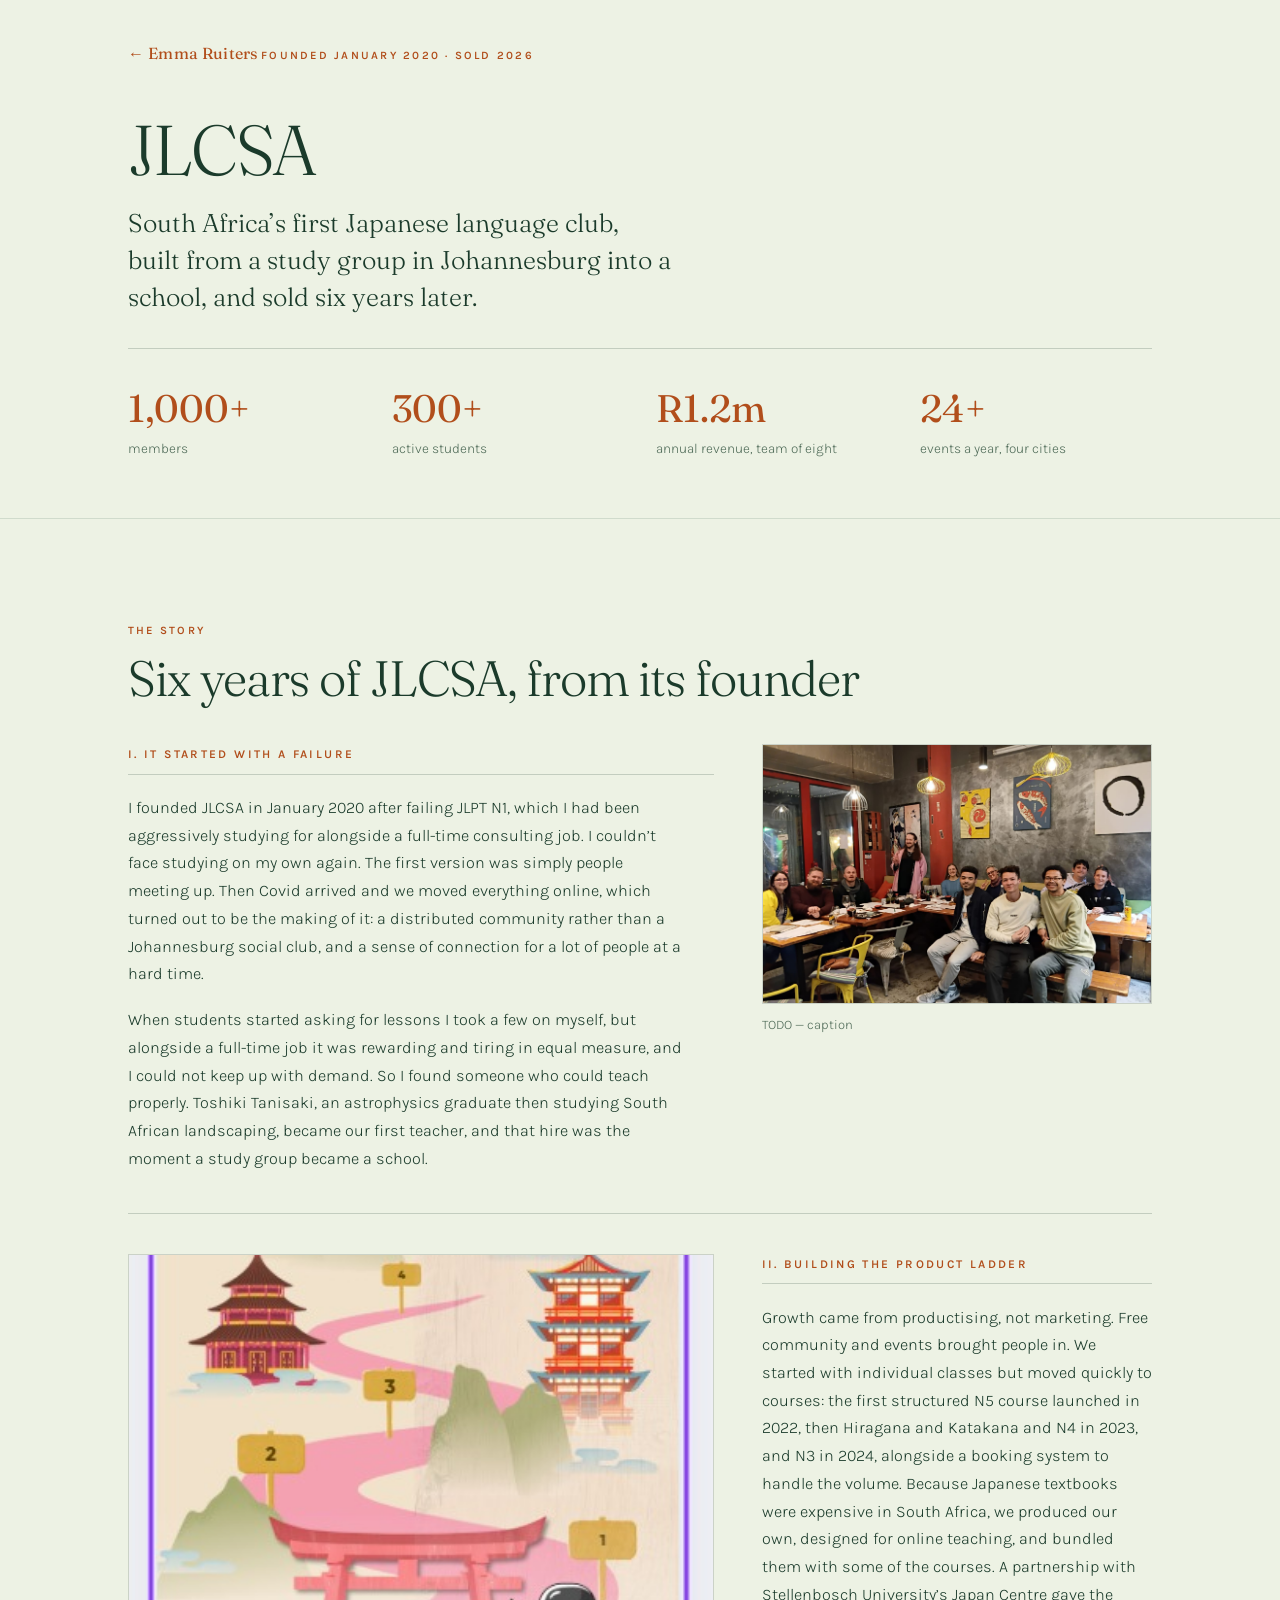
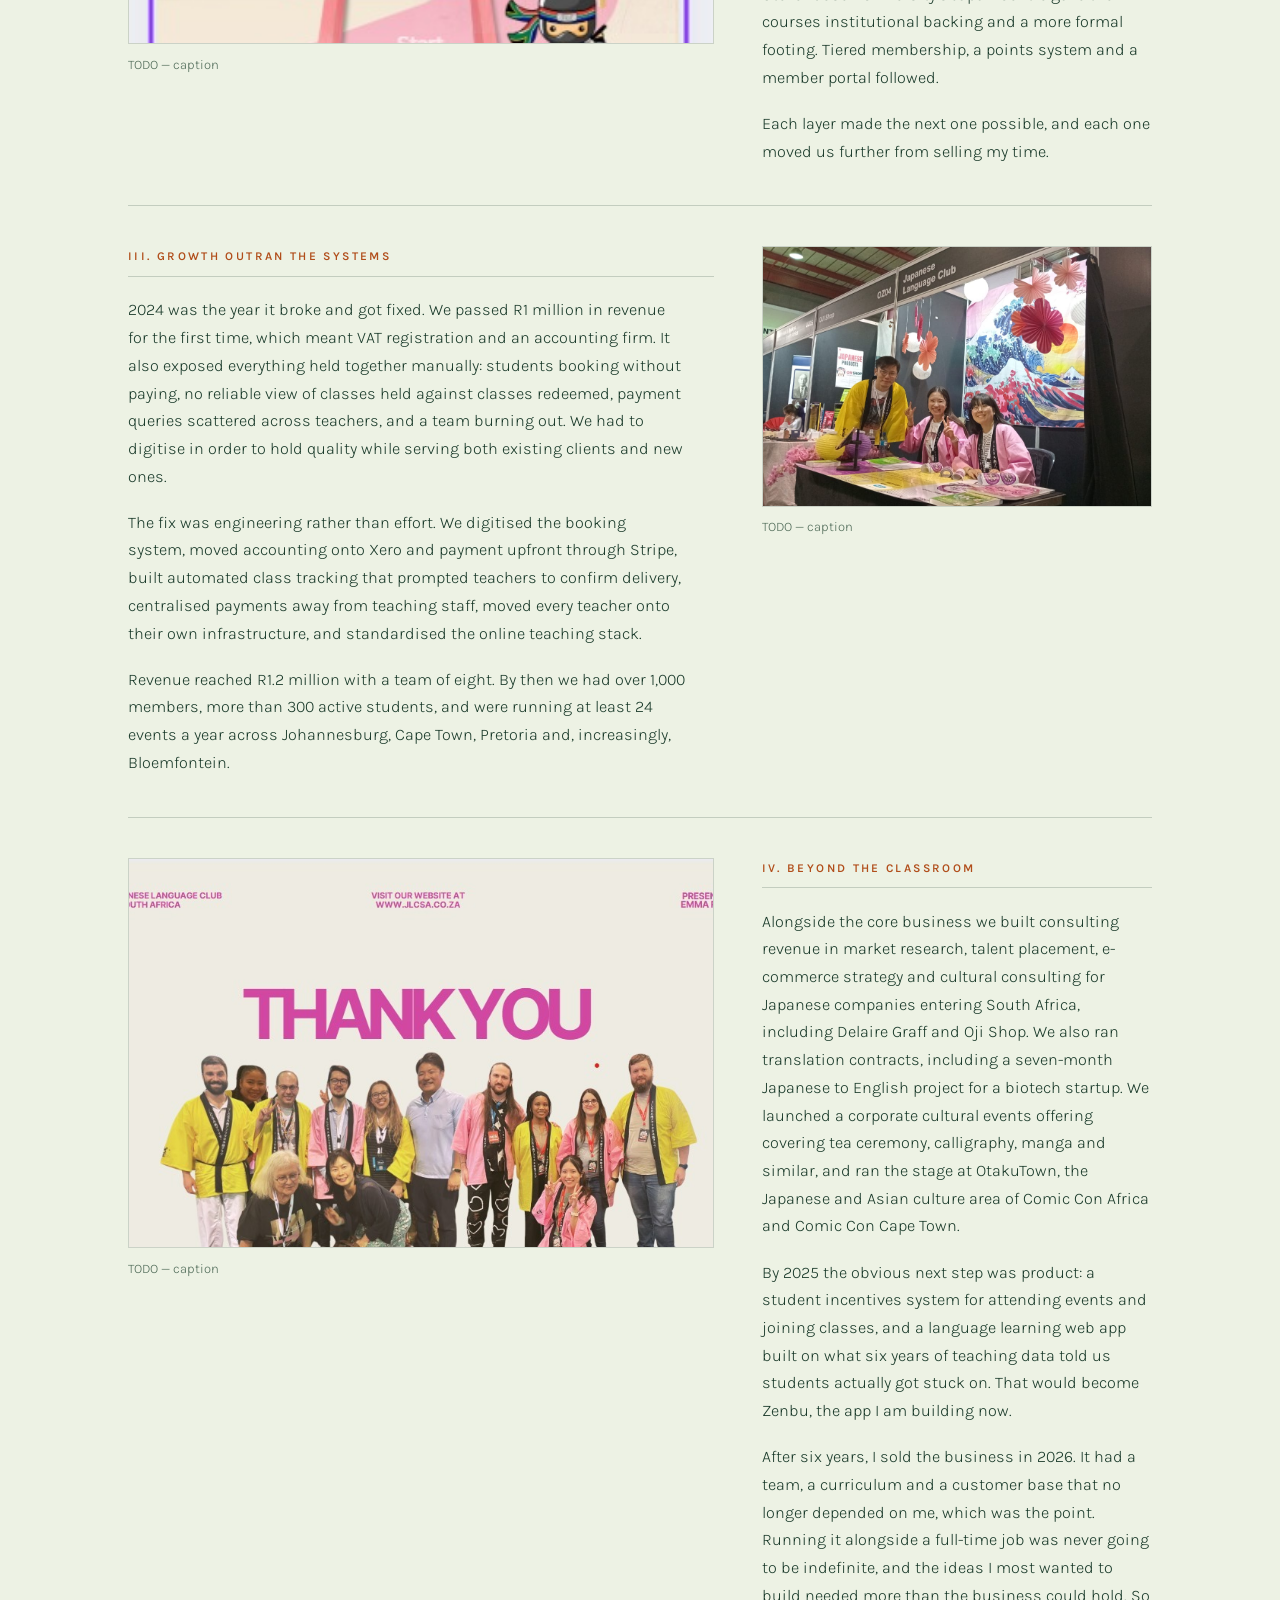
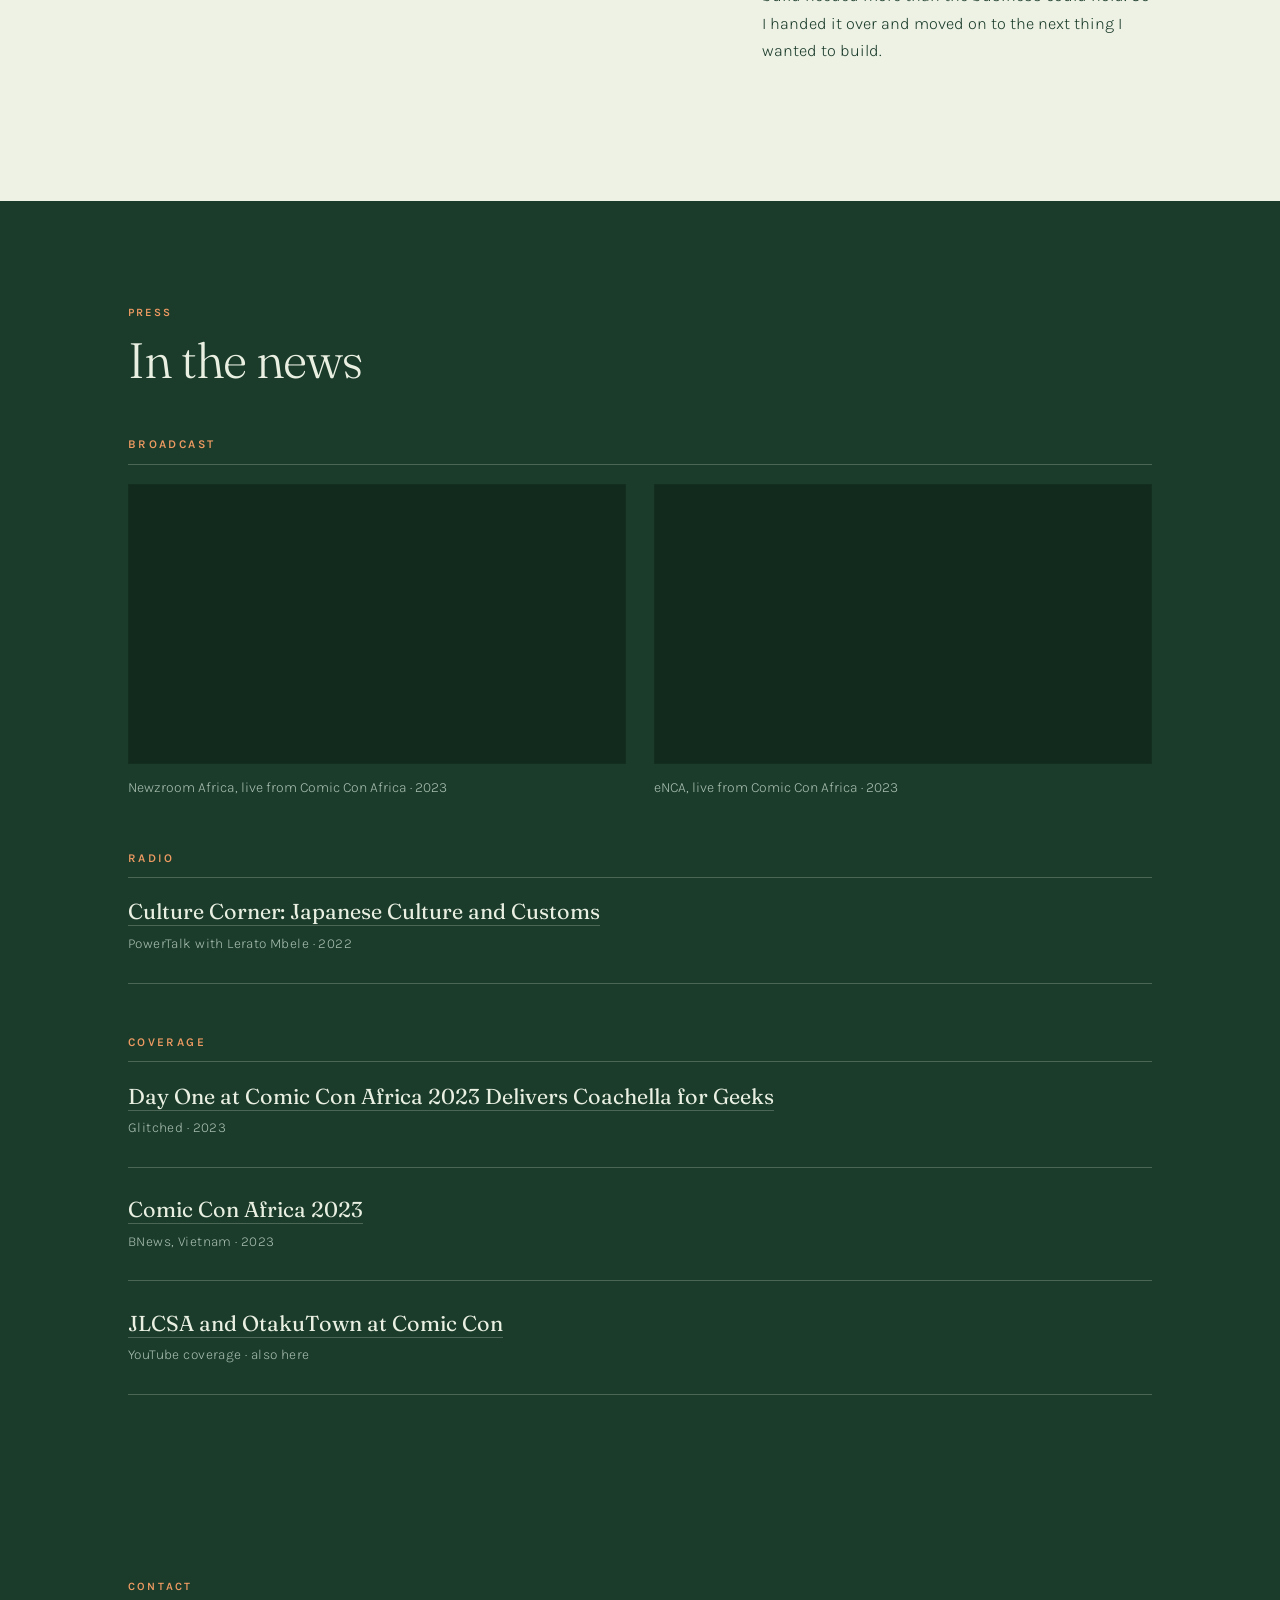
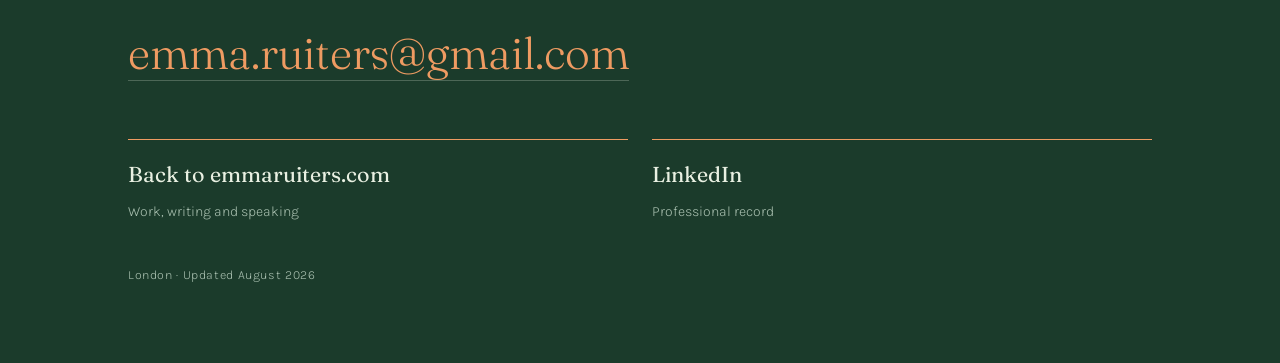
<file: jlcsa (2).html>
<!DOCTYPE html>
<!--
  ================================================================
  jlcsa.html  -  the JLCSA story page
  Styling comes from style.css, shared with index.html.

  ================================================================
-->
<html lang="en-GB">
<head>
<meta charset="utf-8">
<meta name="viewport" content="width=device-width, initial-scale=1">

<title>JLCSA — Emma Ruiters</title>
<meta name="description" content="The Japanese Language Club of South Africa: founded by Emma Ruiters in January 2020, grown to over 1,000 members and 300 students across Cape Town, Pretoria and Johannesburg, and sold in 2026.">
<link rel="canonical" href="https://emmaruiters.com/jlcsa.html">
<meta name="theme-color" content="#EDF2E4">

<meta property="og:type" content="article">
<meta property="og:title" content="JLCSA — founding and selling South Africa's first Japanese language club">
<meta property="og:description" content="From a study group in Cape Town to 1,000+ members and an exit, 2020 to 2026.">
<meta property="og:url" content="https://emmaruiters.com/jlcsa.html">

<link rel="icon" href="data:image/svg+xml,%3Csvg%20xmlns%3D%27http%3A%2F%2Fwww.w3.org%2F2000%2Fsvg%27%20viewBox%3D%270%200%2064%2064%27%3E%3Crect%20width%3D%2764%27%20height%3D%2764%27%20rx%3D%2711%27%20fill%3D%27%231B3B2B%27%2F%3E%3Crect%20y%3D%2752%27%20width%3D%2764%27%20height%3D%2712%27%20fill%3D%27%23B14E1B%27%2F%3E%3Cg%20fill%3D%27%23EDF2E4%27%3E%3Crect%20x%3D%2719%27%20y%3D%2714%27%20width%3D%279%27%20height%3D%2736%27%2F%3E%3Crect%20x%3D%2719%27%20y%3D%2714%27%20width%3D%2727%27%20height%3D%278%27%2F%3E%3Crect%20x%3D%2719%27%20y%3D%2728%27%20width%3D%2721%27%20height%3D%277%27%2F%3E%3Crect%20x%3D%2719%27%20y%3D%2742%27%20width%3D%2727%27%20height%3D%278%27%2F%3E%3C%2Fg%3E%3C%2Fsvg%3E" type="image/svg+xml">
<link rel="icon" href="/favicon.ico" sizes="any">
<link rel="apple-touch-icon" href="/apple-touch-icon.png">

<link rel="preconnect" href="https://fonts.googleapis.com">
<link rel="preconnect" href="https://fonts.gstatic.com" crossorigin>
<link href="https://fonts.googleapis.com/css2?family=Fraunces:opsz,wght@9..144,300;9..144,400;9..144,500;9..144,600&family=Karla:wght@300;400;500;600&display=swap" rel="stylesheet">

<link rel="stylesheet" href="/style.css">

<script>
function quiet(img){ img.onerror = null; var b = img.parentNode; if(b) b.remove(); }
function dropfig(img){
  img.onerror = null;
  var f = img.closest ? img.closest('figure') : null;
  (f || img.parentNode || img).remove();
}
function ph(img, path, hint){
  img.onerror = null;
  var box = img.parentNode; img.remove();
  var d = document.createElement('div');
  d.className = 'ph';
  d.innerHTML = 'Add ' + path + '<small>' + hint + '</small>';
  box.appendChild(d);
}
</script>
</head>

<body>

<!-- ═══ HERO ══════════════════════════════════════════════════ -->
<header class="phero phero--bare">
  <div class="wrap">
    <a class="crumb" href="/">&larr; Emma Ruiters</a>
    <span class="label">Founded January 2020 &middot; Sold 2026</span>
    <h1>JLCSA</h1>
    <p class="standfirst">South Africa&rsquo;s first Japanese language club, built from a study group in Johannesburg into a school, and sold six years later.</p>

    <div class="stats">
      <div><b>1,000+</b><span>members</span></div>
      <div><b>300+</b><span>active students</span></div>
      <div><b>R1.2m</b><span>annual revenue, team of eight</span></div>
      <div><b>24+</b><span>events a year, four cities</span></div>
    </div>
  </div>
</header>

<!-- ═══ THE STORY ═════════════════════════════════════════════
     Each part has a photo beside it, alternating sides.
     Photos: images/jlcsa/founding.jpg, courses.jpg, systems.jpg,
     beyond.jpg  -  landscape, roughly 3:2.
     A photo you have not uploaded disappears and the text simply
     takes the full width, so a half-filled page still looks right.
     ═══════════════════════════════════════════════════════ -->
<section class="band" id="story">
  <div class="wrap">
    <span class="label">The story</span>
    <h2 class="sec">Six years of JLCSA, from its founder</h2>

    <div class="story">
      <div class="storyblock">
        <div class="story-txt">
          <h3 class="subhead accent">i. It started with a failure</h3>
          <p>I founded JLCSA in January 2020 after failing JLPT N1, which I had been aggressively studying for alongside a full-time consulting job. I couldn&rsquo;t face studying on my own again. The first version was simply people meeting up. Then Covid arrived and we moved everything online, which turned out to be the making of it: a distributed community rather than a Johannesburg social club, and a sense of connection for a lot of people at a hard time.</p>
          <p>When students started asking for lessons I took a few on myself, but alongside a full-time job it was rewarding and tiring in equal measure, and I could not keep up with demand. So I found someone who could teach properly. Toshiki Tanisaki, an astrophysics graduate then studying South African landscaping, became our first teacher, and that hire was the moment a study group became a school.</p>
        </div>
        <figure class="story-fig">
          <div class="shotbox"><img src="images/jlcsa/founding.jpg" alt="" onerror="dropfig(this)"></div>
          <figcaption>TODO &mdash; caption</figcaption>
        </figure>
      </div>
      <div class="storyblock">
        <div class="story-txt">
          <h3 class="subhead accent">ii. Building the product ladder</h3>
          <p>Growth came from productising, not marketing. Free community and events brought people in. We started with individual classes but moved quickly to courses: the first structured N5 course launched in 2022, then Hiragana and Katakana and N4 in 2023, and N3 in 2024, alongside a booking system to handle the volume. Because Japanese textbooks were expensive in South Africa, we produced our own, designed for online teaching, and bundled them with some of the courses. A partnership with Stellenbosch University&rsquo;s Japan Centre gave the courses institutional backing and a more formal footing. Tiered membership, a points system and a member portal followed.</p>
          <p>Each layer made the next one possible, and each one moved us further from selling my time.</p>
        </div>
        <figure class="story-fig">
          <div class="shotbox"><img src="images/jlcsa/courses.jpg" alt="" onerror="dropfig(this)"></div>
          <figcaption>TODO &mdash; caption</figcaption>
        </figure>
      </div>
      <div class="storyblock">
        <div class="story-txt">
          <h3 class="subhead accent">iii. Growth outran the systems</h3>
          <p>2024 was the year it broke and got fixed. We passed R1 million in revenue for the first time, which meant VAT registration and an accounting firm. It also exposed everything held together manually: students booking without paying, no reliable view of classes held against classes redeemed, payment queries scattered across teachers, and a team burning out. We had to digitise in order to hold quality while serving both existing clients and new ones.</p>
          <p>The fix was engineering rather than effort. We digitised the booking system, moved accounting onto Xero and payment upfront through Stripe, built automated class tracking that prompted teachers to confirm delivery, centralised payments away from teaching staff, moved every teacher onto their own infrastructure, and standardised the online teaching stack.</p>
          <p>Revenue reached R1.2 million with a team of eight. By then we had over 1,000 members, more than 300 active students, and were running at least 24 events a year across Johannesburg, Cape Town, Pretoria and, increasingly, Bloemfontein.</p>
        </div>
        <figure class="story-fig">
          <div class="shotbox"><img src="images/jlcsa/systems.jpg" alt="" onerror="dropfig(this)"></div>
          <figcaption>TODO &mdash; caption</figcaption>
        </figure>
      </div>
      <div class="storyblock">
        <div class="story-txt">
          <h3 class="subhead accent">iv. Beyond the classroom</h3>
          <p>Alongside the core business we built consulting revenue in market research, talent placement, e-commerce strategy and cultural consulting for Japanese companies entering South Africa, including Delaire Graff and Oji Shop. We also ran translation contracts, including a seven-month Japanese to English project for a biotech startup. We launched a corporate cultural events offering covering tea ceremony, calligraphy, manga and similar, and ran the stage at OtakuTown, the Japanese and Asian culture area of Comic Con Africa and Comic Con Cape Town.</p>
          <p>By 2025 the obvious next step was product: a student incentives system for attending events and joining classes, and a language learning web app built on what six years of teaching data told us students actually got stuck on. That would become Zenbu, the app I am building now.</p>
          <p>After six years, I sold the business in 2026. It had a team, a curriculum and a customer base that no longer depended on me, which was the point. Running it alongside a full-time job was never going to be indefinite, and the ideas I most wanted to build needed more than the business could hold. So I handed it over and moved on to the next thing I wanted to build.</p>
        </div>
        <figure class="story-fig">
          <div class="shotbox"><img src="images/jlcsa/beyond.jpg" alt="" onerror="dropfig(this)"></div>
          <figcaption>TODO &mdash; caption</figcaption>
        </figure>
      </div>
    </div>
  </div>
</section>

<!-- ═══ PRESS ═════════════════════════════════════════════════ -->
<section class="band band--alt" id="press">
  <div class="wrap">
    <span class="label">Press</span>
    <h2 class="sec">In the news</h2>

    <h3 class="subhead accent">Broadcast</h3>
    <div class="vids">
      <figure style="margin:0">
        <div class="vid"><iframe src="https://www.youtube-nocookie.com/embed/PpQLVg5DUNU" title="Emma Ruiters on Newzroom Africa at Comic Con, 2023" loading="lazy" allowfullscreen></iframe></div>
        <p class="vid-cap">Newzroom Africa, live from Comic Con Africa &middot; 2023</p>
      </figure>
      <figure style="margin:0">
        <div class="vid"><iframe src="https://www.youtube-nocookie.com/embed/R_c1R3Odpss" title="Emma Ruiters on eNCA at Comic Con, 2023" loading="lazy" allowfullscreen></iframe></div>
        <p class="vid-cap">eNCA, live from Comic Con Africa &middot; 2023</p>
      </figure>
    </div>

    <h3 class="subhead accent">Radio</h3>
    <ul class="pubs">
      <li>
        <h3><a href="https://omny.fm/shows/powertalk-archive/culture-corner-japanese-culture-and-customs">Culture Corner: Japanese Culture and Customs</a></h3>
        <p class="meta">PowerTalk with Lerato Mbele &middot; 2022</p>
      </li>
    </ul>

    <h3 class="subhead accent">Coverage</h3>
    <ul class="pubs">
      <li>
        <h3><a href="https://www.glitched.online/day-one-at-comic-con-africa-2023-delivers-coachella-for-geeks/">Day One at Comic Con Africa 2023 Delivers Coachella for Geeks</a></h3>
        <p class="meta">Glitched &middot; 2023</p>
      </li>
      <li>
        <h3><a href="https://bnews.vn/tung-bung-le-hoi-comic-con-africa-nam-2023-tai-nam-phi/307549.html">Comic Con Africa 2023</a></h3>
        <p class="meta">BNews, Vietnam &middot; 2023</p>
      </li>
      <li>
        <h3><a href="https://youtu.be/K1mOTZZuexA">JLCSA and OtakuTown at Comic Con</a></h3>
        <p class="meta">YouTube coverage &middot; also <a href="https://youtu.be/XF6WKKI5Bgw">here</a></p>
      </li>
    </ul>
  </div>
</section>

<!-- ═══ FOOTER ════════════════════════════════════════════════ -->
<footer>
  <div class="wrap">
    <span class="label">Contact</span>
    <p style="margin:1rem 0 0"><a class="mail" href="mailto:emma.ruiters@gmail.com">emma.ruiters@gmail.com</a></p>
    <ul class="links" style="margin-top:3rem">
      <li><a href="/"><strong>Back to emmaruiters.com</strong><span>Work, writing and speaking</span></a></li>
      <li><a href="https://www.linkedin.com/in/emma-ruiters-916a2a141/"><strong>LinkedIn</strong><span>Professional record</span></a></li>
    </ul>
    <p class="fine">London &middot; Updated August 2026</p>
  </div>
</footer>

</body>
</html>
</file>
<file: style.css>
/* ═══ tokens ═══════════════════════════════════════════════════ */
:root{
  /* --- light ground ------------------------------------------ */
  --mint:   #edf2e4;   /* page background, warm pale mint        */
  --mint2:  #f7f8ef;   /* card surface on the light bands        */
  --mint3:  #163122;   /* card surface inside the dark bands     */
  --ink:    #1b3b2b;   /* text on mint                           */
  --dim:    #4e6a57;   /* secondary text on mint                 */
  --burnt:  #b14e1b;   /* accent on mint                         */
  --burnt-lt: #c0561f;

  /* --- dark ground ------------------------------------------- */
  --green:    #1b3b2b; /* dark green blocks and footer           */
  --green-lt: #2a5c43;
  --on-dark:     #e9f0e2;
  --on-dark-dim: #a8bfaf;
  --accent-dark: #ee9b62;

  --hair:      rgba(27,59,43,.20);
  --hair-dark: rgba(233,240,226,.24);

  --display:"Fraunces", Georgia, serif;
  --body:"Karla", system-ui, sans-serif;

  --pad: 2rem;
  --max: 68rem;
}

*{box-sizing:border-box}
html{scroll-behavior:smooth; -webkit-text-size-adjust:100%}
body{
  margin:0;
  background:var(--mint);
  color:var(--ink);
  font-family:var(--body);
  font-size:1.02rem;
  line-height:1.7;
  font-weight:300;
  -webkit-font-smoothing:antialiased;
}
.wrap{max-width:var(--max); margin:0 auto; padding:0 var(--pad)}
a{color:inherit; text-decoration:none}
a:focus-visible{outline:2px solid var(--burnt); outline-offset:4px; border-radius:3px}
img{max-width:100%; display:block}

.label{
  font-family:var(--body); font-size:.7rem; font-weight:600;
  letter-spacing:.2em; text-transform:uppercase; color:var(--burnt);
}
footer .label{color:#F0B58C}
.fill{border-bottom:1px dotted var(--burnt); color:var(--burnt-lt)}

h2.sec{
  font-family:var(--display); font-weight:300;
  font-size:clamp(2rem,5vw,3.1rem); line-height:1.05;
  letter-spacing:-.02em; margin:.6rem 0 2.5rem;
}

/* ═══ nav ══════════════════════════════════════════════════════ */
.nav{
  position:sticky; top:0; z-index:50;
  background:rgba(237,242,228,.92);
  backdrop-filter:blur(10px);
  border-bottom:1px solid var(--hair);
}
.nav .wrap{display:flex; align-items:center; justify-content:space-between; gap:1rem; height:4.2rem}

/* wordmark: hidden over the splash, fades in once you scroll past it */
.nav .mark{
  display:flex; align-items:center; gap:.6rem;
  opacity:0; transform:translateY(-4px); pointer-events:none;
  transition:opacity .35s ease, transform .35s ease;
}
.nav .mark.show{opacity:1; transform:none; pointer-events:auto}
.nav .mark svg{width:1.35rem; height:1.35rem; flex:0 0 auto; border-radius:4px}
.nav .mark span{
  font-family:var(--display); font-size:1.05rem; font-weight:400;
  letter-spacing:.01em; color:var(--ink); white-space:nowrap;
}
.nav .mark b{color:var(--burnt); font-weight:400}
.nav .mark:hover span{color:var(--burnt)}
@media (max-width:820px){ .nav .mark{opacity:1; transform:none; pointer-events:auto} }
.nav ul{display:flex; align-items:center; gap:1.6rem; list-style:none; margin:0; padding:0}
.nav ul a{
  font-size:.82rem; font-weight:500; letter-spacing:.06em; color:var(--dim);
  padding-bottom:3px; border-bottom:1px solid transparent; transition:color .2s,border-color .2s;
}
.nav ul a:hover{color:var(--ink); border-color:var(--burnt)}
@media (max-width:820px){
  .nav ul li.hide-sm{display:none}
  .nav .wrap{height:3.6rem}
}

/* ═══ hero ═════════════════════════════════════════════════════ */
.hero{
  position:relative; overflow:hidden;
  min-height:calc(100svh - 4.2rem);
  display:flex; flex-direction:column; justify-content:center;
  padding:3.5rem 0 2rem;
}
.hero .grid{display:grid; grid-template-columns:1.15fr .85fr; gap:4rem; align-items:center}
.hero h1{
  font-family:var(--display); font-weight:300;
  font-size:clamp(3rem, 8.5vw, 6rem);
  line-height:.92; letter-spacing:-.03em;
  margin:1rem 0 1.5rem; color:var(--ink);
}
.hero h1 span{display:block; color:var(--burnt)}
.hero .thesis{
  font-family:var(--display); font-weight:300;
  font-size:clamp(1.15rem, 2.3vw, 1.5rem);
  line-height:1.45; color:var(--ink); max-width:32ch; margin:0 0 2rem;
}

/* scroll cue */
.cue{
  display:flex; align-items:center; gap:.7rem;
  margin:3rem auto 0; width:max-content;
  font-size:.68rem; letter-spacing:.22em; text-transform:uppercase;
  color:var(--dim); opacity:.8; transition:opacity .2s, color .2s;
}
.cue:hover{opacity:1; color:var(--burnt)}
.cue svg{width:13px; height:22px; fill:none; stroke:var(--burnt);
  stroke-width:2; stroke-linecap:round; stroke-linejoin:round;
  animation:nudge 2.2s ease-in-out infinite}
@keyframes nudge{0%,100%{transform:translateY(0)} 50%{transform:translateY(4px)}}
@media (prefers-reduced-motion:reduce){ .cue svg{animation:none} }
.hero .thesis{
  font-family:var(--display); font-weight:300; font-size:clamp(1.15rem,2.3vw,1.5rem);
  line-height:1.45; color:var(--ink); max-width:32ch; margin:0 0 1.5rem;
}
.hero .sub{color:var(--dim); max-width:42ch; margin:0 0 2.2rem; font-size:.98rem}
.hero .cta{display:flex; gap:.8rem; flex-wrap:wrap}
.btn{
  display:inline-block; padding:.7rem 1.4rem; font-size:.85rem; font-weight:600;
  letter-spacing:.06em; border:1px solid var(--burnt); color:var(--burnt);
  transition:background .2s,color .2s;
}
.btn:hover{background:var(--burnt); color:var(--mint)}
.btn.solid{background:var(--burnt); color:var(--mint)}
.btn.solid:hover{background:var(--burnt-lt)}

/* portrait frame — arched top, gold hairline */
.portrait{position:relative}
.portrait .frame{
  position:relative; aspect-ratio:1/1;
  border:1px solid var(--hair);
  border-radius:14rem 14rem 3px 3px;
  overflow:hidden; background:var(--mint2);
}
.portrait .frame img{width:100%; height:100%; object-fit:cover; object-position:center top}
.portrait::after{
  content:""; position:absolute; inset:auto -1rem -1rem auto;
  width:60%; height:60%; border-right:1px solid var(--hair); border-bottom:1px solid var(--hair);
  border-radius:0 0 3px 0; pointer-events:none;
}

/* ═══ the three geographies (signature) ════════════════════════ */
.geo{
  display:grid; grid-template-columns:repeat(3,1fr); gap:2rem;
  margin-top:2.75rem; padding-top:2rem; border-top:1px solid var(--hair);
}
.geo figure{margin:0; text-align:center}
.geo svg{width:100%; height:auto; max-height:8.5rem; overflow:visible}
.geo .shape{
  fill:var(--green); fill-opacity:0;
  stroke:var(--burnt); stroke-width:.9; stroke-linejoin:round;
  stroke-dasharray:1400; stroke-dashoffset:1400;
  animation:trace 2.4s cubic-bezier(.6,0,.2,1) forwards, wash 1.2s ease 1.5s forwards;
}
@keyframes trace{to{stroke-dashoffset:0}}
@keyframes wash{to{fill-opacity:.85}}
.geo .pin{fill:var(--burnt); opacity:0; animation:pop .5s ease 2.1s forwards}
@keyframes pop{to{opacity:1}}
.geo figcaption{margin-top:1rem}
.geo .place{
  font-family:var(--display); font-size:1.15rem; font-weight:400; display:block;
}
.geo .role{font-size:.8rem; color:var(--dim); letter-spacing:.04em}
@media (max-width:820px){
  .hero{min-height:auto; padding:2.5rem 0 2.5rem}
  .hero .grid{grid-template-columns:1fr; gap:2.5rem}
  .cue{display:none}
  .portrait{max-width:19rem}
  .geo{gap:1rem; margin-top:3rem}
  .geo svg{max-height:5.5rem}
  .geo .place{font-size:.95rem}
  .geo .role{font-size:.7rem}
}

/* ═══ sections ═════════════════════════════════════════════════ */
.band{position:relative; padding:6rem 0; border-top:1px solid rgba(18,61,44,.13)}
.band--alt{background:var(--mint2)}
/* faint outline watermark behind a section */
.band .mark-bg{
  position:absolute; right:-4rem; top:50%; transform:translateY(-50%);
  width:38rem; max-width:60%; opacity:.11; pointer-events:none; z-index:0;
}
.band .mark-bg path{fill:var(--green-lt)}
.band .wrap{position:relative; z-index:1}

/* ═══ profile ══════════════════════════════════════════════════ */
.profile{display:grid; grid-template-columns:.8fr 1.2fr; gap:3.5rem; align-items:start}
.profile p{margin:0 0 1.15rem; color:var(--ink); font-size:1.02rem}
.profile p.lead{font-family:var(--display); font-size:1.3rem; line-height:1.5; font-weight:300}
.chips{display:flex; flex-wrap:wrap; gap:.5rem; margin-top:1.8rem; padding:0; list-style:none}
.chips li{
  font-size:.75rem; letter-spacing:.08em; text-transform:uppercase; font-weight:500;
  border:1px solid var(--hair); color:var(--dim); padding:.35rem .7rem; border-radius:2px;
}
@media (max-width:820px){ .profile{grid-template-columns:1fr; gap:2rem} }

/* ═══ achievements ═════════════════════════════════════════════ */
.wins{display:grid; grid-template-columns:repeat(auto-fit,minmax(13rem,1fr)); gap:0; margin-top:3rem}
.wins div{padding:1.75rem 1.5rem 1.75rem 0; border-top:1px solid var(--hair)}
.wins b{
  display:block; font-family:var(--display); font-weight:400;
  font-size:2.6rem; line-height:1; color:var(--burnt); margin-bottom:.5rem;
}
.wins span{font-size:.92rem; color:var(--dim); display:block; max-width:22ch}

/* ═══ publications ═════════════════════════════════════════════ */
.pubs{list-style:none; margin:0; padding:0}
.pubs li{padding:1.7rem 0; border-bottom:1px solid rgba(18,61,44,.15)}
.pubs li:first-child{padding-top:0}
.pubs h3{
  font-family:var(--display); font-weight:400; font-size:1.35rem; line-height:1.35;
  margin:0 0 .35rem; max-width:52ch;
}
.pubs h3 a{border-bottom:1px solid var(--hair); transition:border-color .2s,color .2s}
.pubs h3 a:hover{color:var(--burnt); border-color:var(--burnt)}
.pubs .meta{margin:0; font-size:.86rem; color:var(--dim); letter-spacing:.03em}

/* ═══ portfolio ════════════════════════════════════════════════ */
.folio{display:grid; grid-template-columns:repeat(auto-fit,minmax(18rem,1fr)); gap:1.75rem}
.folio article{
  background:var(--mint); border:1px solid var(--hair);
  display:flex; flex-direction:column; transition:border-color .25s, transform .25s;
}
.band--alt .folio article{background:var(--mint3)}
.folio article:hover{border-color:var(--burnt); transform:translateY(-3px)}
.shot{aspect-ratio:16/10; background:#fff; position:relative; overflow:hidden}
.shot img{width:100%; height:100%; object-fit:contain; padding:1.6rem}
.folio .txt{padding:1.4rem 1.5rem 1.6rem}
.folio h3{font-family:var(--display); font-weight:400; font-size:1.3rem; margin:0 0 .15rem}
.folio .kind{font-size:.72rem; letter-spacing:.16em; text-transform:uppercase; color:var(--burnt); display:block; margin-bottom:.7rem}
.folio p{margin:0 0 1rem; font-size:.93rem; color:var(--dim)}
.folio .go{font-size:.8rem; font-weight:600; letter-spacing:.06em; color:var(--burnt)}
.folio .go::after{content:" →"}
.folio .go.soon{
  color:var(--burnt); opacity:.75; cursor:default;
  border-bottom:1px dashed var(--burnt); padding-bottom:2px;
}
.folio .go.soon::after{content:""}
.band--alt .folio .go.soon{color:var(--accent-dark); border-bottom-color:var(--accent-dark)}



/* === pull quote ================================================ */
.stance{font-family:var(--display); font-weight:300;
  font-size:clamp(1.2rem,2.6vw,1.7rem); line-height:1.5; max-width:46ch;
  margin:0 0 3rem; color:var(--ink); padding-left:1.5rem;
  border-left:2px solid var(--burnt)}

/* === roles list ================================================ */
.roles{list-style:none; margin:0; padding:0}
.roles li{padding:1.9rem 0; border-bottom:1px solid var(--hair)}
.roles li:first-child{padding-top:0}
.roles li:last-child{border-bottom:none}
.roles .org{font-family:var(--display); font-weight:400; font-size:1.45rem;
  display:block; line-height:1.25; margin-bottom:.2rem}
.roles .pos{display:block; font-size:.78rem; letter-spacing:.13em;
  text-transform:uppercase; color:var(--burnt); margin-bottom:.7rem}
.roles p{margin:0; font-size:.96rem; color:var(--dim); max-width:62ch}



/* === events =================================================== */
.evts{list-style:none; margin:0 0 .5rem; padding:0}
.evts li{display:flex; gap:1.5rem; align-items:flex-start;
  padding:1.5rem 0; border-bottom:1px solid var(--hair)}
.evts li:last-child{border-bottom:none}
.evts li.extra{display:none}
.evts li.extra.on{display:flex}
.thumb{flex:0 0 8.5rem; aspect-ratio:4/3; background:var(--mint2);
  border:1px solid var(--hair); overflow:hidden}
.thumb img{width:100%; height:100%; object-fit:contain; display:block; padding:.25rem}
.ev-txt{flex:1 1 auto; min-width:0}
.ev-role{display:block; font-size:.68rem; letter-spacing:.18em;
  text-transform:uppercase; color:var(--burnt); margin-bottom:.4rem}
.evts h3{font-family:var(--display); font-weight:400; font-size:1.22rem;
  line-height:1.3; margin:0 0 .3rem; max-width:54ch}
.evts h3 a{border-bottom:1px solid var(--hair)}
.evts h3 a:hover{color:var(--burnt); border-color:var(--burnt)}
.evts .meta{margin:0; font-size:.85rem; color:var(--dim); letter-spacing:.02em}
.ev-desc{margin:.5rem 0 0; font-size:.9rem; color:var(--dim); max-width:56ch}
.more{
  margin-top:1.5rem; background:none; border:1px solid var(--burnt);
  color:var(--burnt); font-family:var(--body); font-size:.78rem; font-weight:600;
  letter-spacing:.1em; text-transform:uppercase; padding:.65rem 1.3rem;
  cursor:pointer; border-radius:2px; transition:background .2s, color .2s;
}
.more:hover{background:var(--burnt); color:var(--mint)}
.band--alt .thumb{background:#122a1d; border-color:var(--hair-dark)}
.band--alt .ev-role{color:var(--accent-dark)}
.band--alt .evts li{border-color:var(--hair-dark)}
.band--alt .evts h3{color:var(--on-dark)}
.band--alt .evts h3 a{border-bottom-color:var(--hair-dark)}
.band--alt .evts h3 a:hover{color:var(--accent-dark); border-color:var(--accent-dark)}
.band--alt .evts .meta, .band--alt .ev-desc{color:var(--on-dark-dim)}
.band--alt .more{border-color:var(--accent-dark); color:var(--accent-dark)}
.band--alt .more:hover{background:var(--accent-dark); color:var(--green)}
@media (max-width:600px){
  .evts li{gap:1rem}
  .thumb{flex:0 0 5.5rem}
}

/* === courses =================================================== */
.unis{list-style:none; margin:0 0 .5rem; padding:0}
.unis li{
  display:grid; grid-template-columns:8.5rem 1fr; gap:0 1.75rem;
  align-items:center; padding:1.35rem 0; border-bottom:1px solid var(--hair);
}
.unis li:last-child{border-bottom:none}
.crest{
  position:relative; aspect-ratio:3/2; background:#fff;
  border:1px solid var(--hair); overflow:hidden;
}
.crest img{width:100%; height:100%; object-fit:contain; padding:.6rem}
.unis p{margin:0; font-size:1rem; color:var(--ink); max-width:52ch}
.band--alt .unis p{color:var(--on-dark)}
.band--alt .unis li{border-color:var(--hair-dark)}
@media (max-width:600px){
  .unis li{grid-template-columns:5.5rem 1fr; gap:0 1.1rem}
  .unis p{font-size:.94rem}
}

/* === plain lists =============================================== */
.plain{list-style:none; margin:0 0 .5rem; padding:0}
.plain li{padding:.55rem 0 .55rem 1.15rem; position:relative;
  color:var(--dim); font-size:.95rem; max-width:60ch}
.plain li::before{content:""; position:absolute; left:0; top:1.35em;
  width:5px; height:5px; background:var(--burnt); border-radius:50%}
.band--alt .plain li{color:var(--on-dark-dim)}
.band--alt .plain li::before{background:var(--accent-dark)}

/* === credentials =============================================== */
.creds{max-width:100%}
.creds .subhead:first-child{margin-top:0}
.creds p{margin:0 0 .4rem; color:var(--dim)}

/* === subheads ================================================== */
.subhead{font-family:var(--body); font-size:.74rem; font-weight:600;
  letter-spacing:.2em; text-transform:uppercase; color:var(--ink);
  margin:2.2rem 0 .6rem}
.subhead.accent{color:var(--burnt); margin:3rem 0 1.2rem; padding-bottom:.6rem;
  border-bottom:1px solid var(--hair)}

/* image placeholder ============================================= */
/* image placeholder shown when a file is missing */
.ph{
  position:absolute; inset:0; display:flex; flex-direction:column;
  align-items:center; justify-content:center; gap:.4rem; text-align:center;
  border:1px dashed var(--hair); color:var(--burnt); background:var(--mint2);
  font-size:.72rem; letter-spacing:.1em; text-transform:uppercase; padding:1rem;
}
.ph small{display:block; text-transform:none; letter-spacing:.02em; color:var(--dim); font-size:.72rem}

/* ═══ elsewhere ════════════════════════════════════════════════ */
.links{display:grid; grid-template-columns:repeat(auto-fit,minmax(14rem,1fr)); gap:1.5rem; list-style:none; margin:0; padding:0}
.links a{display:block; padding-top:1.1rem; border-top:1px solid var(--burnt); transition:opacity .2s}
.links strong{font-family:var(--display); font-weight:400; font-size:1.35rem; display:block; margin-bottom:.2rem}
.links span{font-size:.88rem; color:var(--dim)}
.links a:hover strong{color:var(--burnt)}

/* ═══ footer ═══════════════════════════════════════════════════ */
footer{padding:5rem 0 4rem; background:var(--green); color:#E8F2EB}
footer .fine, footer .links span{color:rgba(232,242,235,.72)}
footer .links a{border-top-color:rgba(232,242,235,.5)}
footer .mail{
  font-family:var(--display); font-weight:300; font-size:clamp(1.6rem,5vw,2.8rem);
  color:#F0B58C; border-bottom:1px solid rgba(232,242,235,.35);
}
footer .mail:hover{border-color:var(--burnt)}
footer .fine{margin-top:2.5rem; font-size:.78rem; color:var(--dim); letter-spacing:.05em}

/* ═══ scroll reveal ════════════════════════════════════════════ */
.rise{opacity:0; transform:translateY(18px); transition:opacity .7s ease, transform .7s ease}
.rise.on{opacity:1; transform:none}

@media (prefers-reduced-motion:reduce){
  html{scroll-behavior:auto}
  .rise{opacity:1; transform:none; transition:none}
  .geo .shape{animation:none; stroke-dashoffset:0; fill-opacity:.85}
  .geo .pin{animation:none; opacity:1}
  .folio article:hover{transform:none}
}

/* ═══ dark blocks ══════════════════════════════════════════════
   Alternate sections become solid dark green with light type.
   Everything below is the inverted colour set for those bands.
   ═══════════════════════════════════════════════════════════ */
.band--alt{background:var(--green); color:var(--on-dark); border-top:none}
.band--alt h2.sec,
.band--alt .roles .org,
.band--alt .pubs h3,
.band--alt .folio h3,
.band--alt .upnext h3,
.band--alt .subhead{color:var(--on-dark)}
.band--alt p,
.band--alt .roles p,
.band--alt .pubs .meta,
.band--alt .folio p{color:var(--on-dark-dim)}
.band--alt .label,
.band--alt .roles .pos,
.band--alt .folio .kind,
.band--alt .folio .go,
.band--alt .subhead.accent,
.band--alt .upnext .when{color:var(--accent-dark)}
.band--alt .stance{color:var(--on-dark); border-left-color:var(--accent-dark)}
.band--alt .roles li,
.band--alt .pubs li,
.band--alt .subhead.accent,
.band--alt .upnext article{border-color:var(--hair-dark)}
.band--alt .pubs h3 a{border-bottom-color:var(--hair-dark)}
.band--alt .pubs h3 a:hover{color:var(--accent-dark); border-color:var(--accent-dark)}
.band--alt .chips li{border-color:var(--hair-dark); color:var(--on-dark-dim)}
.band--alt .folio article{background:var(--mint3); border-color:var(--hair-dark)}
.band--alt .folio article:hover{border-color:var(--accent-dark)}
.band--alt .shot{background:#122a1d}
.band--alt .ph{border-color:var(--hair-dark); color:var(--accent-dark); background:#122a1d}
.band--alt .ph small{color:var(--on-dark-dim)}
.band--alt .mark-bg path{fill:var(--on-dark)}
.band--alt .mark-bg{opacity:.10}

/* "coming soon" states — present, but not yet clickable */
footer .links .soon-link{
  display:block; padding-top:1.1rem;
  border-top:1px dashed var(--accent-dark); opacity:.72;
}
footer .links .soon-link strong{
  font-family:var(--display); font-weight:400; font-size:1.35rem;
  display:block; margin-bottom:.2rem; color:var(--on-dark);
}
footer .links .soon-link span{font-size:.88rem; color:var(--on-dark-dim)}

/* footer sits on the same dark ground */
footer{background:var(--green); color:var(--on-dark); border-top:none}
footer .label{color:var(--accent-dark)}
footer .mail{color:var(--accent-dark); border-bottom-color:var(--hair-dark)}
footer .mail:hover{border-color:var(--accent-dark)}
footer .fine, footer .links span{color:var(--on-dark-dim)}
footer .links a{border-top-color:var(--accent-dark)}
footer .links strong{color:var(--on-dark)}
footer .links a:hover strong{color:var(--accent-dark)}


/* === perspective =============================================== */
.views{list-style:none; counter-reset:v; margin:0 0 3rem; padding:0}
.views li{counter-increment:v; position:relative;
  padding:1.7rem 0 1.7rem 3.2rem; border-bottom:1px solid var(--hair)}
.views li:first-child{padding-top:0}
.views li:last-child{border-bottom:none}
.views li::before{content:counter(v,decimal-leading-zero);
  position:absolute; left:0; top:1.7rem;
  font-family:var(--mono,var(--body)); font-size:.72rem; font-weight:600;
  letter-spacing:.1em; color:var(--burnt)}
.views li:first-child::before{top:0}
.views p{margin:0 0 .6rem; max-width:48ch;
  font-family:var(--display); font-weight:300;
  font-size:clamp(1.1rem,2.2vw,1.4rem); line-height:1.4; color:var(--ink)}
.views .srcs{font-size:.8rem; color:var(--dim); letter-spacing:.02em}
.views .srcs a{border-bottom:1px solid var(--hair)}
.views .srcs a:hover{color:var(--burnt); border-color:var(--burnt)}
.band--alt .views p{color:var(--on-dark)}
.band--alt .views li{border-color:var(--hair-dark)}
.band--alt .views li::before, .band--alt .views .srcs a:hover{color:var(--accent-dark)}
.band--alt .views .srcs{color:var(--on-dark-dim)}

.statline{display:flex; flex-wrap:wrap; gap:.6rem 2.5rem; list-style:none;
  margin:0; padding:1.5rem 0 0; border-top:1px solid var(--hair)}
.statline li{font-size:.85rem; color:var(--dim)}
.statline b{font-family:var(--display); font-weight:400; font-size:1.35rem;
  color:var(--burnt); margin-right:.3rem}
.band--alt .statline{border-color:var(--hair-dark)}
.band--alt .statline li{color:var(--on-dark-dim)}
.band--alt .statline b{color:var(--accent-dark)}


/* === perspective: text left, numbers right ===================== */
.believe{display:grid; grid-template-columns:1.6fr .8fr; gap:4rem; align-items:start}
.claim{font-family:var(--display); font-weight:300;
  font-size:clamp(1.35rem,2.8vw,1.9rem); line-height:1.4;
  max-width:34ch; margin:.6rem 0 2.75rem; color:var(--ink)}
.themes ol{list-style:none; counter-reset:t; margin:0; padding:0}
.themes ol li{counter-increment:t; position:relative;
  padding:1.8rem 0 1.8rem 3rem; border-top:1px solid var(--hair)}
.themes ol li::before{content:counter(t,lower-roman) ".";
  position:absolute; left:0; top:2rem; font-size:.78rem; font-weight:600;
  letter-spacing:.1em; color:var(--burnt)}
.themes h3{font-family:var(--display); font-weight:400; font-size:1.25rem;
  line-height:1.3; margin:0 0 .55rem; color:var(--ink)}
.themes ol p{margin:0; font-size:.96rem; color:var(--dim); max-width:60ch}

.nums{position:sticky; top:6rem}
.nums h3{font-family:var(--body); font-size:.7rem; font-weight:600;
  letter-spacing:.2em; text-transform:uppercase; color:var(--burnt);
  margin:.6rem 0 1.25rem}
.nums ul{list-style:none; margin:0; padding:0}
.nums li{padding:1rem 0; border-top:1px solid var(--hair)}
.nums b{display:block; font-family:var(--display); font-weight:400;
  font-size:2.1rem; line-height:1; color:var(--ink); margin-bottom:.3rem}
.nums span{font-size:.84rem; color:var(--dim); display:block}

.band--alt .claim, .band--alt .themes h3, .band--alt .nums b{color:var(--on-dark)}
.band--alt .themes ol p, .band--alt .nums span{color:var(--on-dark-dim)}
.band--alt .themes ol li, .band--alt .nums li{border-color:var(--hair-dark)}
.band--alt .themes ol li::before, .band--alt .nums h3{color:var(--accent-dark)}

@media (max-width:900px){
  .believe{grid-template-columns:1fr; gap:2.5rem}
  .nums{position:static}
  .nums ul{display:grid; grid-template-columns:repeat(auto-fit,minmax(9rem,1fr)); gap:0 1.5rem}
}



/* === story: text and photo side by side, alternating =========== */
.story{margin-top:.5rem}
.storyblock{display:grid; grid-template-columns:1.2fr .8fr; gap:3rem;
  align-items:start; padding:2.5rem 0; border-top:1px solid var(--hair)}
.storyblock:first-child{border-top:none; padding-top:0}
.storyblock:nth-child(even) .story-fig{order:-1}
.storyblock .subhead{margin-top:0}
.story-txt p{max-width:62ch; margin:0 0 1.15rem; font-size:1.02rem}
.story-txt p:last-child{margin-bottom:0}
.story-fig{margin:0; position:sticky; top:5rem}
.story-fig .shotbox{aspect-ratio:3/2; background:var(--mint2);
  border:1px solid var(--hair); overflow:hidden}
.story-fig img{width:100%; height:100%; object-fit:cover; display:block}
.story-fig figcaption{margin-top:.6rem; font-size:.82rem; color:var(--dim)}
/* if the photo is missing the text simply fills the row */
.storyblock:not(:has(.story-fig)){grid-template-columns:1fr}
.band--alt .story-txt p{color:var(--on-dark)}
.band--alt .story-fig .shotbox{background:#122a1d; border-color:var(--hair-dark)}
.band--alt .story-fig figcaption{color:var(--on-dark-dim)}
.band--alt .storyblock{border-color:var(--hair-dark)}
@media (max-width:820px){
  .storyblock{grid-template-columns:1fr; gap:1.5rem; padding:2rem 0}
  .storyblock:nth-child(even) .story-fig{order:0}
  .story-fig{position:static}
}



/* .natural -> the frame takes the image's own proportions, so nothing
   is cropped and nothing is letterboxed. Use for infographics,
   posters and any tall image. */
.story-fig.natural .shotbox{aspect-ratio:auto; background:none; border:none}
.story-fig.natural img{height:auto; width:100%; object-fit:fill}

/* Per-photo fixes. Add the class to a single <figure class="story-fig ...">
   .fit  -> show the whole image, letterboxed. Best for portrait photos
            and posters that must not be cropped.
   .top  -> keep filling the frame but crop from the bottom, not the
            middle. Best when heads are being cut off.
   .low  -> as above, cropping from the top instead. */
.story-fig.fit .shotbox{background:var(--mint2)}
.story-fig.fit img{object-fit:contain; padding:.4rem}
.story-fig.top img{object-position:center top}
.story-fig.low img{object-position:center bottom}
.band--alt .story-fig.fit .shotbox{background:#122a1d}

/* === image carousel =========================================== */
.carousel{position:relative; margin:2rem 0 0}
.carousel-track{
  display:flex; gap:1rem; overflow-x:auto; scroll-behavior:smooth;
  scroll-snap-type:x mandatory; padding-bottom:.5rem;
  scrollbar-width:thin; scrollbar-color:var(--burnt) transparent;
}
.carousel-track::-webkit-scrollbar{height:4px}
.carousel-track::-webkit-scrollbar-thumb{background:var(--burnt); border-radius:2px}
.carousel-track figure{
  flex:0 0 min(30rem, 82%); margin:0; scroll-snap-align:start;
}
.carousel-track .shotbox{
  aspect-ratio:3/2; background:var(--mint2);
  border:1px solid var(--hair); overflow:hidden;
}
.carousel-track img{width:100%; height:100%; object-fit:cover; display:block}
.carousel-track figcaption{margin-top:.6rem; font-size:.85rem; color:var(--dim)}
.carousel-nav{display:flex; gap:.5rem; margin-top:1rem}
.carousel-nav button{
  width:2.4rem; height:2.4rem; border:1px solid var(--burnt); background:none;
  color:var(--burnt); cursor:pointer; border-radius:2px; font-size:1rem;
  line-height:1; transition:background .2s, color .2s;
}
.carousel-nav button:hover{background:var(--burnt); color:var(--mint)}
.carousel-nav button:disabled{opacity:.3; cursor:default}
.carousel-nav button:disabled:hover{background:none; color:var(--burnt)}
.band--alt .carousel-track .shotbox{background:#122a1d; border-color:var(--hair-dark)}
.band--alt .carousel-track figcaption{color:var(--on-dark-dim)}
.band--alt .carousel-nav button{border-color:var(--accent-dark); color:var(--accent-dark)}
.band--alt .carousel-nav button:hover{background:var(--accent-dark); color:var(--green)}
@media (prefers-reduced-motion:reduce){ .carousel-track{scroll-behavior:auto} }

/* ═══ project page (jlcsa.html) ════════════════════════════════ */
.crumb{display:inline-flex; align-items:center; gap:.5rem; font-size:.75rem;
  letter-spacing:.12em; text-transform:uppercase; color:var(--burnt); margin-bottom:1.5rem}
.crumb:hover{color:var(--ink)}



/* === Fynbos product page ====================================== */
.fhero{padding:3rem 0 4.5rem; text-align:left}
.fhero-mark{margin:2rem 0 1.5rem}
.fhero-mark img{max-width:13rem; height:auto; display:block}
.fhero h1{
  font-family:var(--display); font-weight:300;
  font-size:clamp(2.6rem, 7vw, 5.2rem); line-height:1;
  letter-spacing:-.03em; margin:0 0 1.2rem; color:var(--ink);
}
.fhero-line{
  font-family:var(--display); font-weight:300; font-style:italic;
  font-size:clamp(1.3rem, 3vw, 2.1rem); line-height:1.3;
  max-width:24ch; margin:0; color:var(--burnt);
}

/* full-bleed image bands */
.banner{position:relative; height:clamp(14rem, 30vh, 22rem); overflow:hidden;
  display:flex; align-items:center; justify-content:center; background:var(--green)}
.banner img{position:absolute; inset:0; width:100%; height:100%;
  object-fit:cover; opacity:.55}
.banner-txt{position:relative; z-index:1; text-align:center; padding:0 1.5rem}
.banner-txt span{
  font-family:var(--display); font-weight:300; color:#fff;
  font-size:clamp(1.6rem, 4.5vw, 3.2rem); line-height:1.15;
  letter-spacing:-.02em; text-shadow:0 2px 18px rgba(0,0,0,.45);
}

/* numbered narrative */
.narr{list-style:none; counter-reset:n; margin:0; padding:0;
  display:grid; grid-template-columns:repeat(auto-fit,minmax(16rem,1fr)); gap:2.5rem}
.narr li{counter-increment:n; position:relative; padding-top:3.2rem}
.narr li::before{content:counter(n);
  position:absolute; left:0; top:0;
  font-family:var(--display); font-weight:300; font-size:2.6rem;
  line-height:1; color:var(--burnt)}
.narr p{margin:0; font-size:1.02rem; color:var(--ink); max-width:34ch}
.band--alt .narr p{color:var(--on-dark)}
.band--alt .narr li::before{color:var(--accent-dark)}

/* in-build list */
.soonlist{list-style:none; margin:0; padding:0;
  display:grid; grid-template-columns:repeat(auto-fit,minmax(14rem,1fr)); gap:0 2.5rem}
.soonlist li{padding:1.4rem 0; border-top:1px solid var(--hair)}
.soonlist b{display:block; font-family:var(--display); font-weight:400;
  font-size:1.25rem; color:var(--ink); margin-bottom:.25rem}
.soonlist b::after{content:" — coming soon"; font-family:var(--body);
  font-size:.68rem; letter-spacing:.16em; text-transform:uppercase;
  color:var(--burnt); white-space:nowrap}
.soonlist span{font-size:.9rem; color:var(--dim)}
.band--alt .soonlist b{color:var(--on-dark)}
.band--alt .soonlist li{border-color:var(--hair-dark)}

/* === single-statement page (zenbu.html) ======================== */
.phero--solo{
  min-height:calc(100svh - 2rem);
  display:flex; flex-direction:column; justify-content:center;
}
.bigstate{
  font-family:var(--display); font-weight:300;
  font-size:clamp(1.7rem, 4.6vw, 3.4rem);
  line-height:1.25; letter-spacing:-.015em;
  max-width:20ch; margin:1.5rem 0 0; color:var(--ink);
}
.bigstate--sub{
  font-style:italic; color:var(--burnt);
  font-size:clamp(1.2rem, 2.6vw, 1.9rem); margin-top:2rem;
}
@media (max-width:820px){ .phero--solo{min-height:auto; padding:3rem 0 4rem} }

.pron{
  display:inline-block; font-family:var(--body); font-weight:400;
  font-size:.9rem; letter-spacing:.06em; color:var(--burnt);
  vertical-align:middle; margin-left:.7rem;
}
.pron::before{content:"("} .pron::after{content:")"}

.phero{padding:4rem 0 3rem}
.phero--bare{padding-top:2.5rem}
.phero--bare .crumb{font-family:var(--display); font-size:1rem;
  letter-spacing:.01em; text-transform:none; font-weight:400; margin-bottom:2.5rem}
.phero h1{font-family:var(--display); font-weight:300;
  font-size:clamp(2.4rem,6.5vw,4.4rem); line-height:1; letter-spacing:-.025em;
  margin:.5rem 0 1.2rem; color:var(--ink)}
.phero .standfirst{font-family:var(--display); font-weight:300;
  font-size:clamp(1.15rem,2.4vw,1.6rem); line-height:1.45; max-width:34ch; margin:0 0 2rem}

.stats{display:grid; grid-template-columns:repeat(auto-fit,minmax(9rem,1fr));
  gap:0 2rem; border-top:1px solid var(--hair); padding-top:2rem; margin-top:1rem}
.stats div{padding:.5rem 0}
.stats b{display:block; font-family:var(--display); font-weight:400;
  font-size:2.4rem; line-height:1; color:var(--burnt); margin-bottom:.4rem}
.stats span{font-size:.85rem; color:var(--dim)}
.band--alt .stats b{color:var(--accent-dark)}
.band--alt .stats span{color:var(--on-dark-dim)}
.band--alt .stats{border-color:var(--hair-dark)}

.prose p{max-width:62ch; margin:0 0 1.15rem; font-size:1.02rem}
.band--alt .prose p{color:var(--on-dark)}

/* responsive video embeds */
.vids{display:grid; grid-template-columns:repeat(auto-fit,minmax(19rem,1fr)); gap:1.75rem}
.vid{position:relative; aspect-ratio:16/9; background:#122a1d;
  border:1px solid var(--hair); overflow:hidden}
.vid iframe{position:absolute; inset:0; width:100%; height:100%; border:0}
.vid-cap{margin:.7rem 0 0; font-size:.88rem; color:var(--dim)}

/* photo gallery */
.gallery{display:grid; grid-template-columns:repeat(auto-fit,minmax(13rem,1fr)); gap:1.1rem}
.gallery figure{margin:0}
.gallery .shotbox{aspect-ratio:4/3; background:var(--mint2);
  border:1px solid var(--hair); overflow:hidden}
.gallery img{width:100%; height:100%; object-fit:cover; display:block}
.gallery figcaption{margin-top:.55rem; font-size:.82rem; color:var(--dim)}
.band--alt .gallery .shotbox{background:#122a1d; border-color:var(--hair-dark)}
.band--alt .gallery figcaption{color:var(--on-dark-dim)}
</file>
